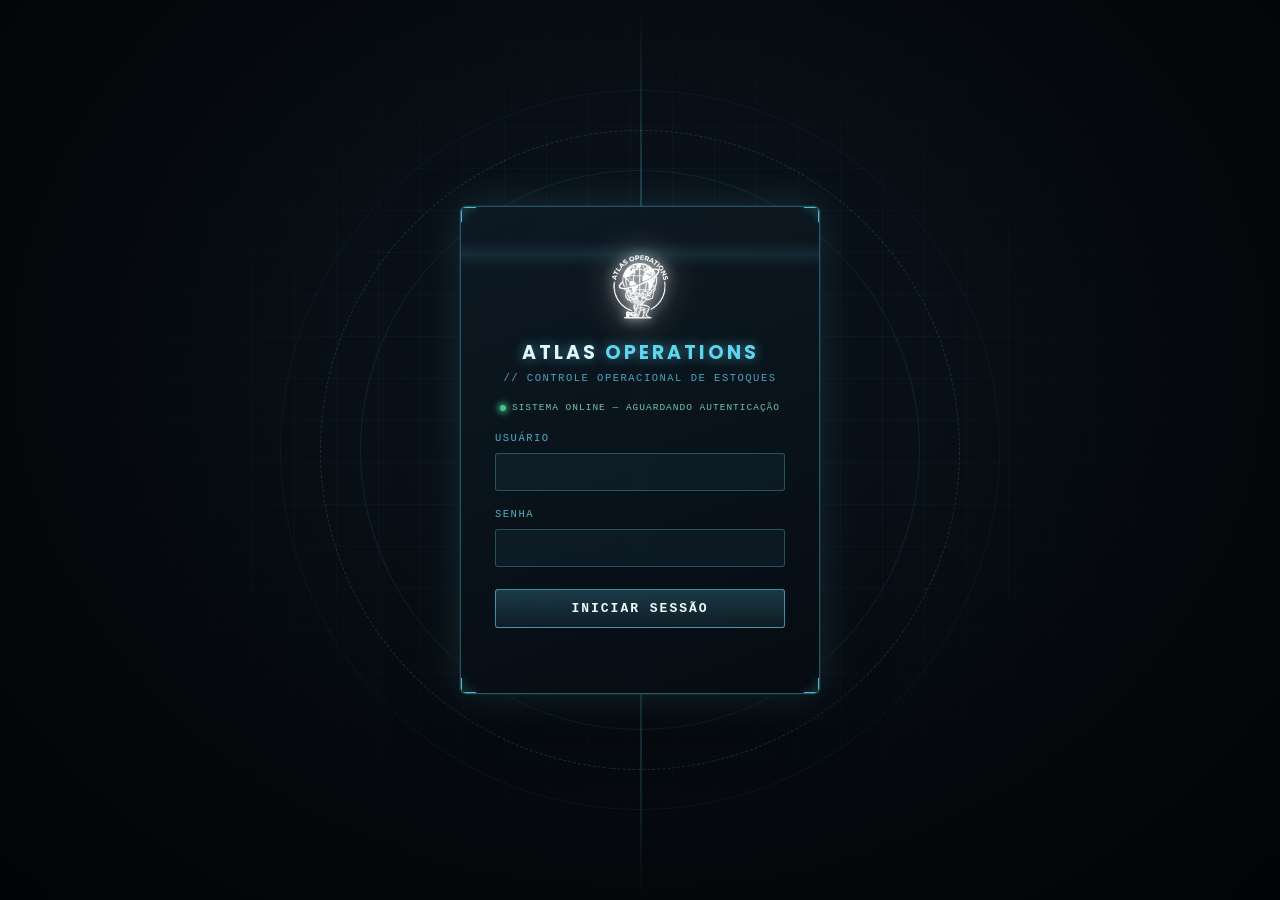
<file: frontend/index.html>
<!DOCTYPE html>
<html lang="pt-BR">
<head>
<meta charset="UTF-8">
<meta name="viewport" content="width=device-width, initial-scale=1.0, viewport-fit=cover">
<title>Atlas — Controle Operacional de Estoques</title>

<!-- PWA (13/08/2026): permite "Instalar" o Atlas no celular (Android/Chrome
     mostra o banner de instalação sozinho; no iPhone/Safari é "Compartilhar"
     → "Adicionar à Tela de Início") - vira um app com ícone próprio, abre em
     tela cheia (sem barra de endereço), sem precisar de loja de aplicativo. -->
<link rel="manifest" href="manifest.json">
<meta name="theme-color" content="#12181b">
<link rel="icon" href="assets/favicon-32.png" sizes="32x32">
<link rel="apple-touch-icon" href="assets/apple-touch-icon.png">
<meta name="apple-mobile-web-app-capable" content="yes">
<meta name="apple-mobile-web-app-status-bar-style" content="black-translucent">
<meta name="apple-mobile-web-app-title" content="Atlas">
<meta name="mobile-web-app-capable" content="yes">

<link rel="stylesheet" href="style.css?v=68">
<script src="vendor/chart.umd.js"></script>
</head>
<body>

<div id="tela-login" class="tela-login-jarvis">
  <div class="jarvis-grid-bg"></div>
  <div class="jarvis-scan-vertical"></div>
  <div class="jarvis-particles">
    <span></span><span></span><span></span><span></span><span></span><span></span>
  </div>

  <div class="jarvis-card-wrap">
    <div class="jarvis-ring jarvis-ring-1"></div>
    <div class="jarvis-ring jarvis-ring-2"></div>
    <div class="jarvis-ring jarvis-ring-3"></div>

    <form id="form-login" class="jarvis-card">
      <span class="jarvis-corner jarvis-corner-tl"></span>
      <span class="jarvis-corner jarvis-corner-tr"></span>
      <span class="jarvis-corner jarvis-corner-bl"></span>
      <span class="jarvis-corner jarvis-corner-br"></span>
      <div class="jarvis-scanline"></div>

      <div class="jarvis-logo-wrap">
        <img src="assets/logo.png" alt="Atlas Operations" class="jarvis-logo">
      </div>
      <div class="jarvis-title">ATLAS <span>OPERATIONS</span></div>
      <div class="jarvis-subtitle">// CONTROLE OPERACIONAL DE ESTOQUES</div>
      <div class="jarvis-status"><span class="jarvis-dot"></span> SISTEMA ONLINE — AGUARDANDO AUTENTICAÇÃO</div>

      <label for="login-username">USUÁRIO</label>
      <input type="text" id="login-username" autocomplete="username" required>
      <label for="login-senha">SENHA</label>
      <input type="password" id="login-senha" autocomplete="current-password" required>
      <button type="submit" class="jarvis-btn"><span>INICIAR SESSÃO</span></button>
      <p id="login-erro" class="login-erro"></p>
    </form>
  </div>
</div>

<div class="shell hidden" id="shell-app">
  <div class="shell-scan"></div>
  <div class="shell-particles"><span></span><span></span><span></span><span></span><span></span><span></span></div>
  <aside class="rail" id="rail">
    <div class="brand">
      <img src="assets/logo.png" alt="Atlas" class="brand-logo">
      <span class="brand-name">Atlas</span>
      <button id="btn-narrar-modulo-atual" class="btn-audio-topo" title="Ouvir a apresentação deste módulo (ou a saudação, se estiver no Início)">🔊</button>
    </div>
    <nav class="rail-nav">
      <button class="rail-item active" data-view="hub"><span class="rail-icon"><svg viewBox="0 0 24 24" fill="none" stroke="currentColor" stroke-width="2" stroke-linecap="round" stroke-linejoin="round"><circle cx="12" cy="12" r="3"/><circle cx="12" cy="12" r="9" stroke-dasharray="2 3"/></svg></span><span class="rail-label">Início</span></button>
      <button class="rail-item" data-view="dashboard"><span class="rail-icon"><svg viewBox="0 0 24 24" fill="none" stroke="currentColor" stroke-width="2" stroke-linecap="round" stroke-linejoin="round"><rect x="3" y="3" width="7" height="9"/><rect x="14" y="3" width="7" height="5"/><rect x="14" y="12" width="7" height="9"/><rect x="3" y="16" width="7" height="5"/></svg></span><span class="rail-label">Painel</span></button>
      <button class="rail-item" data-view="lista"><span class="rail-icon"><svg viewBox="0 0 24 24" fill="none" stroke="currentColor" stroke-width="2" stroke-linecap="round" stroke-linejoin="round"><line x1="8" y1="6" x2="21" y2="6"/><line x1="8" y1="12" x2="21" y2="12"/><line x1="8" y1="18" x2="21" y2="18"/><line x1="3" y1="6" x2="3.01" y2="6"/><line x1="3" y1="12" x2="3.01" y2="12"/><line x1="3" y1="18" x2="3.01" y2="18"/></svg></span><span class="rail-label">Divergências</span></button>
      <button class="rail-item" data-view="relatorio-baixa"><span class="rail-icon"><svg viewBox="0 0 24 24" fill="none" stroke="currentColor" stroke-width="2" stroke-linecap="round" stroke-linejoin="round"><path d="M21 8V7a2 2 0 0 0-2-2H5a2 2 0 0 0-2 2v1"/><path d="M3 8l9 6 9-6"/><path d="M3 8v9a2 2 0 0 0 2 2h14a2 2 0 0 0 2-2V8"/></svg></span><span class="rail-label">Relatório de Baixa</span></button>
      <button class="rail-item" data-view="mapeamento-passivos"><span class="rail-icon"><svg viewBox="0 0 24 24" fill="none" stroke="currentColor" stroke-width="2" stroke-linecap="round" stroke-linejoin="round"><path d="M3 3v18h18"/><path d="M18.7 8a6 6 0 0 1-6.7 6.7"/><path d="M13 2.05A10 10 0 1 0 21.95 11H13z"/></svg></span><span class="rail-label">Mapeamento de Passivos</span></button>
      <button class="rail-item" data-view="shelf-life"><span class="rail-icon"><svg viewBox="0 0 24 24" fill="none" stroke="currentColor" stroke-width="2" stroke-linecap="round" stroke-linejoin="round"><circle cx="12" cy="12" r="10"/><line x1="12" y1="8" x2="12" y2="12"/><line x1="12" y1="16" x2="12.01" y2="16"/></svg></span><span class="rail-label">Shelf Life</span></button>
      <button class="rail-item" data-view="cobertura-conferencia"><span class="rail-icon"><svg viewBox="0 0 24 24" fill="none" stroke="currentColor" stroke-width="2" stroke-linecap="round" stroke-linejoin="round"><rect x="3" y="4" width="18" height="18" rx="2"/><line x1="16" y1="2" x2="16" y2="6"/><line x1="8" y1="2" x2="8" y2="6"/><line x1="3" y1="10" x2="21" y2="10"/></svg></span><span class="rail-label">Cobertura de Conferência</span></button>
      <button class="rail-item" data-view="importar"><span class="rail-icon"><svg viewBox="0 0 24 24" fill="none" stroke="currentColor" stroke-width="2" stroke-linecap="round" stroke-linejoin="round"><path d="M21 15v4a2 2 0 0 1-2 2H5a2 2 0 0 1-2-2v-4"/><polyline points="17 8 12 3 7 8"/><line x1="12" y1="3" x2="12" y2="15"/></svg></span><span class="rail-label">Importar</span></button>
      <button class="rail-item" data-view="fechamento-dashboard"><span class="rail-icon"><svg viewBox="0 0 24 24" fill="none" stroke="currentColor" stroke-width="2" stroke-linecap="round" stroke-linejoin="round"><line x1="18" y1="20" x2="18" y2="10"/><line x1="12" y1="20" x2="12" y2="4"/><line x1="6" y1="20" x2="6" y2="14"/></svg></span><span class="rail-label">Painel Inventário</span></button>
      <button class="rail-item" data-view="acuracia-ponderada"><span class="rail-icon"><svg viewBox="0 0 24 24" fill="none" stroke="currentColor" stroke-width="2" stroke-linecap="round" stroke-linejoin="round"><path d="M12 3v18M6 8l-3 6a3 3 0 0 0 6 0l-3-6zM18 8l-3 6a3 3 0 0 0 6 0l-3-6zM6 8h12"/></svg></span><span class="rail-label">Acurácia Ponderada</span></button>
      <button class="rail-item" data-view="compras"><span class="rail-icon"><svg viewBox="0 0 24 24" fill="none" stroke="currentColor" stroke-width="2" stroke-linecap="round" stroke-linejoin="round"><circle cx="9" cy="21" r="1"/><circle cx="20" cy="21" r="1"/><path d="M1 1h4l2.68 13.39a2 2 0 0 0 2 1.61h9.72a2 2 0 0 0 2-1.61L23 6H6"/></svg></span><span class="rail-label">Controle de Compras</span></button>
      <button class="rail-item" data-view="fechamentos"><span class="rail-icon"><svg viewBox="0 0 24 24" fill="none" stroke="currentColor" stroke-width="2" stroke-linecap="round" stroke-linejoin="round"><polyline points="9 11 12 14 22 4"/><path d="M21 12v7a2 2 0 0 1-2 2H5a2 2 0 0 1-2-2V5a2 2 0 0 1 2-2h11"/></svg></span><span class="rail-label">Fechamento Inventário</span></button>
      <button class="rail-item" data-view="pos-inventario"><span class="rail-icon"><svg viewBox="0 0 24 24" fill="none" stroke="currentColor" stroke-width="2" stroke-linecap="round" stroke-linejoin="round"><rect x="8" y="2" width="8" height="4" rx="1"/><path d="M16 4h2a2 2 0 0 1 2 2v14a2 2 0 0 1-2 2H6a2 2 0 0 1-2-2V6a2 2 0 0 1 2-2h2"/><path d="M9 14l2 2 4-4"/></svg></span><span class="rail-label">Pós-Inventário</span></button>
      <button class="rail-item" data-view="movimentados"><span class="rail-icon"><svg viewBox="0 0 24 24" fill="none" stroke="currentColor" stroke-width="2" stroke-linecap="round" stroke-linejoin="round"><polyline points="23 6 13.5 15.5 8.5 10.5 1 18"/><polyline points="17 6 23 6 23 12"/></svg></span><span class="rail-label">Controle de Movimentados</span></button>
      <button class="rail-item" data-view="fefo"><span class="rail-icon"><svg viewBox="0 0 24 24" fill="none" stroke="currentColor" stroke-width="2" stroke-linecap="round" stroke-linejoin="round"><polyline points="22 12 18 12 15 21 9 3 6 12 2 12"/></svg></span><span class="rail-label">FEFO</span></button>
      <button class="rail-item hidden" id="nav-cadastros" data-view="cadastros"><span class="rail-icon"><svg viewBox="0 0 24 24" fill="none" stroke="currentColor" stroke-width="2" stroke-linecap="round" stroke-linejoin="round"><ellipse cx="12" cy="5" rx="9" ry="3"/><path d="M21 12c0 1.66-4 3-9 3s-9-1.34-9-3"/><path d="M3 5v14c0 1.66 4 3 9 3s9-1.34 9-3V5"/></svg></span><span class="rail-label">Cadastros</span></button>
      <button class="rail-item hidden" id="nav-auditoria" data-view="auditoria"><span class="rail-icon"><svg viewBox="0 0 24 24" fill="none" stroke="currentColor" stroke-width="2" stroke-linecap="round" stroke-linejoin="round"><circle cx="12" cy="12" r="10"/><polyline points="12 6 12 12 16 14"/></svg></span><span class="rail-label">Auditoria</span></button>
      <button class="rail-item hidden" id="nav-usuarios" data-view="usuarios"><span class="rail-icon"><svg viewBox="0 0 24 24" fill="none" stroke="currentColor" stroke-width="2" stroke-linecap="round" stroke-linejoin="round"><path d="M17 21v-2a4 4 0 0 0-4-4H5a4 4 0 0 0-4 4v2"/><circle cx="9" cy="7" r="4"/><path d="M23 21v-2a4 4 0 0 0-3-3.87"/><path d="M16 3.13a4 4 0 0 1 0 7.75"/></svg></span><span class="rail-label">Usuários</span></button>
    </nav>
    <button class="rail-toggle" id="btn-toggle-rail" title="Recolher menu"><svg viewBox="0 0 24 24" fill="none" stroke="currentColor" stroke-width="2.5" stroke-linecap="round" stroke-linejoin="round" width="14" height="14"><polyline points="15 18 9 12 15 6"/></svg></button>
    <div class="rail-footer">
      <button id="btn-tema" class="btn-tema" title="Alternar tema claro/escuro">
        <svg class="icon-tema-sol" viewBox="0 0 24 24" fill="none" stroke="currentColor" stroke-width="2" stroke-linecap="round" stroke-linejoin="round" width="15" height="15"><circle cx="12" cy="12" r="4"/><path d="M12 2v2M12 20v2M4.93 4.93l1.41 1.41M17.66 17.66l1.41 1.41M2 12h2M20 12h2M6.34 17.66l-1.41 1.41M19.07 4.93l-1.41 1.41"/></svg>
        <svg class="icon-tema-lua" viewBox="0 0 24 24" fill="none" stroke="currentColor" stroke-width="2" stroke-linecap="round" stroke-linejoin="round" width="15" height="15"><path d="M21 12.79A9 9 0 1 1 11.21 3 7 7 0 0 0 21 12.79z"/></svg>
        <span style="margin-left:6px">Tema</span>
      </button>
      <div id="usuario-logado-info" class="usuario-logado-info"></div>
      controle operacional<br>de estoques
      <button id="btn-logout" class="btn-logout">Sair</button>
    </div>
  </aside>

  <!-- Barra inferior mobile (13/08/2026): atalhos pros indicadores
       principais, no estilo de app nativo - só aparece em telas estreitas
       (a barra lateral ".rail" vira ela nesse breakpoint, ver style.css).
       "Mais" abre uma bandeja com o resto dos módulos do menu lateral. -->
  <nav class="bottom-nav" id="bottom-nav">
    <button class="bottom-nav-item" data-view="hub">
      <span class="bottom-nav-icon"><svg viewBox="0 0 24 24" fill="none" stroke="currentColor" stroke-width="2" stroke-linecap="round" stroke-linejoin="round"><circle cx="12" cy="12" r="3"/><circle cx="12" cy="12" r="9" stroke-dasharray="2 3"/></svg></span>
      <span class="bottom-nav-label">Início</span>
    </button>
    <button class="bottom-nav-item" data-view="dashboard">
      <span class="bottom-nav-icon"><svg viewBox="0 0 24 24" fill="none" stroke="currentColor" stroke-width="2" stroke-linecap="round" stroke-linejoin="round"><rect x="3" y="3" width="7" height="9"/><rect x="14" y="3" width="7" height="5"/><rect x="14" y="12" width="7" height="9"/><rect x="3" y="16" width="7" height="5"/></svg></span>
      <span class="bottom-nav-label">Painel</span>
    </button>
    <button class="bottom-nav-item" data-view="fechamento-dashboard">
      <span class="bottom-nav-icon"><svg viewBox="0 0 24 24" fill="none" stroke="currentColor" stroke-width="2" stroke-linecap="round" stroke-linejoin="round"><line x1="18" y1="20" x2="18" y2="10"/><line x1="12" y1="20" x2="12" y2="4"/><line x1="6" y1="20" x2="6" y2="14"/></svg></span>
      <span class="bottom-nav-label">Inventário</span>
    </button>
    <button class="bottom-nav-item" data-view="acuracia-ponderada">
      <span class="bottom-nav-icon"><svg viewBox="0 0 24 24" fill="none" stroke="currentColor" stroke-width="2" stroke-linecap="round" stroke-linejoin="round"><path d="M12 3v18M6 8l-3 6a3 3 0 0 0 6 0l-3-6zM18 8l-3 6a3 3 0 0 0 6 0l-3-6zM6 8h12"/></svg></span>
      <span class="bottom-nav-label">Acurácia</span>
    </button>
    <button class="bottom-nav-item" data-view="mapeamento-passivos">
      <span class="bottom-nav-icon"><svg viewBox="0 0 24 24" fill="none" stroke="currentColor" stroke-width="2" stroke-linecap="round" stroke-linejoin="round"><path d="M3 3v18h18"/><path d="M18.7 8a6 6 0 0 1-6.7 6.7"/><path d="M13 2.05A10 10 0 1 0 21.95 11H13z"/></svg></span>
      <span class="bottom-nav-label">Passivos</span>
    </button>
    <button class="bottom-nav-item" id="btn-bottom-nav-mais">
      <span class="bottom-nav-icon"><svg viewBox="0 0 24 24" fill="none" stroke="currentColor" stroke-width="2" stroke-linecap="round" stroke-linejoin="round"><circle cx="5" cy="12" r="1.6"/><circle cx="12" cy="12" r="1.6"/><circle cx="19" cy="12" r="1.6"/></svg></span>
      <span class="bottom-nav-label">Mais</span>
    </button>
  </nav>

  <div class="bottom-sheet-overlay hidden" id="bottom-sheet-mais-overlay">
    <div class="bottom-sheet">
      <div class="bottom-sheet-handle"></div>
      <div class="bottom-sheet-header">
        <span>Mais módulos</span>
        <button id="btn-fechar-bottom-sheet-mais" class="btn-secundario">Fechar ✕</button>
      </div>
      <div class="bottom-sheet-lista" id="bottom-sheet-mais-lista"></div>
    </div>
  </div>

  <main class="content">

    <section id="view-hub" class="view">
      <div class="hub-wrap">
        <div class="hub-rings">
          <div class="hub-ring hub-ring-1"></div>
          <div class="hub-ring hub-ring-2"></div>
          <div class="hub-ring hub-ring-3"></div>
        </div>
        <div class="hub-center">
          <img src="assets/logo.png" alt="Atlas" class="hub-logo">
          <div class="hub-title">ATLAS</div>
          <button id="hub-mic-btn" class="hub-mic-btn" title='Escuta contínua já está ativa - diga "Atlas, [módulo]". Clique pra desligar.'>
            <svg viewBox="0 0 24 24" fill="none" stroke="currentColor" stroke-width="2" stroke-linecap="round" stroke-linejoin="round"><path d="M12 1a3 3 0 0 0-3 3v8a3 3 0 0 0 6 0V4a3 3 0 0 0-3-3z"/><path d="M19 10v2a7 7 0 0 1-14 0v-2"/><line x1="12" y1="19" x2="12" y2="23"/><line x1="8" y1="23" x2="16" y2="23"/></svg>
          </button>
        </div>
        <div class="hub-nodes" id="hub-nodes"></div>
      </div>
      <p id="hub-voice-status" class="hub-voice-status"></p>
      <p class="hint" style="text-align:center; margin-top:4px">
        Clique num módulo pra abrir, ou diga em qualquer tela "Atlas, [nome do módulo]" — ex: "Atlas, cobertura de conferência". Pra falar com o assistente, diga "Atlas, Assistente", espere o convite e fale sua pergunta em seguida (sem precisar repetir "Atlas"). O microfone já escuta sozinho; clique nele só se quiser desligar.
      </p>

      <div class="atlas-apresentacao hidden" id="atlas-saudacao-hub" style="max-width:900px; margin:16px auto 0"></div>

      <div class="panel" id="painel-assistente-atlas" style="max-width:900px; margin:24px auto 0">
        <div class="panel-title-row">
          <h2>✨ Assistente Atlas</h2>
          <span class="hint" style="margin:0">Diga "Atlas, resumo do dia" em qualquer tela, ou "Atlas, Assistente" seguido da pergunta — ou pergunte aqui</span>
          <button class="btn-secundario hidden" id="btn-config-perguntas-padrao" style="margin-left:auto" title="Configurar perguntas padrão (só admin)">⚙️ Perguntas padrão</button>
        </div>
        <div class="filtros" style="margin-bottom:12px; flex-wrap:wrap" id="assistente-perguntas-padrao-lista">
          <!-- Botões preenchidos dinamicamente por carregarPerguntasPadraoAssistente() em app.js,
               a partir do catálogo em GET /assistente/perguntas-padrao (fonte única - ver
               app/assistente_perguntas_padrao.py no backend). -->
        </div>
        <div class="filtros" style="margin-bottom:12px">
          <input type="text" id="assistente-atlas-input" class="select-filtro" placeholder='Ou digite sua pergunta, ex: "onde encontro os pedidos de compra atrasados?"' style="flex:1; min-width:280px">
          <button class="btn-primario" id="btn-perguntar-assistente">Perguntar</button>
        </div>
        <div id="assistente-atlas-resposta" class="hidden"></div>
        <p class="hint" style="margin-top:8px">O assistente usa um modelo de IA generativa externo (opcional, sujeito a configuração no servidor) e responde só com dados já calculados pelo Atlas — nunca decide nada por conta própria.</p>

        <!-- Painel de configuração de perguntas padrão (09/08/2026 - pedido do
             Maurício: um jeito de criar perguntas padrão novas pelo próprio
             app, sem precisar de uma alteração de código). Só admin vê o
             botão que abre isto (ver aplicarPermissoesNaUI() em app.js). -->
        <div class="panel hidden" id="painel-config-perguntas-padrao" style="margin-top:16px; background:var(--fundo-alt, rgba(127,127,127,0.06))">
          <div class="panel-title-row">
            <h3 style="margin:0">⚙️ Configurar perguntas padrão</h3>
            <button class="btn-secundario" id="btn-fechar-config-perguntas-padrao" style="margin-left:auto">Fechar</button>
          </div>
          <p class="hint">As perguntas "padrão do sistema" vêm prontas com o Atlas e só mudam numa atualização. As perguntas que você cria aqui ficam disponíveis pra todo mundo, como botão de atalho e por comando de voz (dizendo qualquer uma das frases-gatilho).</p>
          <div id="lista-config-perguntas-padrao"></div>
          <h4 style="margin:16px 0 8px">Nova pergunta padrão</h4>
          <form id="form-nova-pergunta-padrao">
            <input type="hidden" id="config-pergunta-chave-em-edicao" value="">
            <div class="filtros" style="margin-bottom:8px">
              <input type="text" id="config-pergunta-rotulo" class="select-filtro" placeholder="Rótulo do botão, ex: Estoque parado há mais de 90 dias" style="flex:1; min-width:280px" required>
            </div>
            <div class="filtros" style="margin-bottom:8px">
              <input type="text" id="config-pergunta-texto" class="select-filtro" placeholder="Pergunta enviada ao assistente, ex: Quais itens estão parados há mais de 90 dias?" style="flex:1; min-width:280px" required>
            </div>
            <div class="filtros" style="margin-bottom:8px">
              <input type="text" id="config-pergunta-gatilhos" class="select-filtro" placeholder='Frases-gatilho (separadas por vírgula), ex: "estoque parado, itens parados"' style="flex:1; min-width:280px" required>
            </div>
            <div class="filtros" style="margin-bottom:8px">
              <input type="text" id="config-pergunta-instrucao" class="select-filtro" placeholder="Instrução extra pra IA focar a resposta (opcional)" style="flex:1; min-width:280px">
            </div>
            <div class="filtros">
              <button type="submit" class="btn-primario" id="btn-salvar-pergunta-padrao">Adicionar pergunta padrão</button>
              <button type="button" class="btn-secundario hidden" id="btn-cancelar-edicao-pergunta-padrao">Cancelar edição</button>
            </div>
          </form>
        </div>
      </div>

      <!-- Pendências Gmail/Slack (19/08/2026, simplificado em 09/08/2026 - ver
           LEIA-ME e app/integracoes_pessoais.py): credenciais fixas no servidor
           de UMA conta pessoal, por isso só visível pra Admin (ver
           aplicarPermissoesNaUI() em app.js) - sem essa restrição, qualquer
           pessoa logada veria a caixa de entrada/Slack pessoal de quem
           configurou. -->
      <div class="panel hidden" id="painel-pendencias-externas" style="max-width:900px; margin:24px auto 0">
        <div class="panel-title-row">
          <h2>📋 Pendências (Gmail + Slack)</h2>
          <span class="hint" style="margin:0">Diga "Atlas, mensagens", ou clique no botão abaixo</span>
        </div>
        <div class="grid-2" style="gap:16px; margin-bottom:12px">
          <p id="status-integracao-gmail" class="hint">Gmail: carregando...</p>
          <p id="status-integracao-slack" class="hint">Slack: carregando...</p>
        </div>
        <button class="btn-primario" id="btn-ver-pendencias-externas">📬 Ver pendências agora</button>
        <div id="resultado-pendencias-externas" class="hidden" style="margin-top:12px"></div>
        <p class="hint" style="margin-top:8px">
          Credenciais de uma conta pessoal configuradas no servidor (o Atlas nunca envia nem apaga nada, só lê) -
          por isso este painel só aparece pra quem está logado como Admin. O gatilho de voz é "Atlas, mensagens"
          (funciona em qualquer tela, com a escuta contínua ligada); o botão acima sempre funciona, mesmo com o
          microfone desligado.
        </p>
      </div>

      <div class="panel" id="painel-mapa-demandas" style="max-width:1100px; margin:28px auto 0">
        <div class="panel-title-row">
          <h2>Mapa de Demandas de Gestão</h2>
          <span class="hint" style="margin:0">Atualizado agora, ao entrar nesta tela</span>
        </div>
        <div class="kpi-row" id="md-kpi-row"></div>
        <div class="grid-2" style="margin-top:18px; gap:24px">
          <div>
            <h3 style="font-family:var(--display); font-size:14px; margin-bottom:10px">Baixas operacionais pendentes (passivo em aberto)</h3>
            <div id="md-baixas-por-motivo"></div>
          </div>
          <div>
            <h3 style="font-family:var(--display); font-size:14px; margin-bottom:10px">Risco de obsolescência (baixo giro de estoque)</h3>
            <div id="md-obsolescencia-farol"></div>
          </div>
        </div>
        <div id="md-shelf-life" style="margin-top:6px"></div>
      </div>
    </section>

    <section id="view-dashboard" class="view hidden">
      <header class="view-header">
        <h1>Painel de Divergências</h1>
        <div class="filtros">
          <select id="filtro-periodo" class="select-filtro">
            <option value="tudo">Tudo</option>
            <option value="mes_atual" selected>Mês atual</option>
            <option value="30d">Últimos 30 dias</option>
            <option value="60d">Últimos 60 dias</option>
            <option value="90d">Últimos 90 dias</option>
          </select>
          <select id="filtro-almoxarifado" class="select-filtro">
            <option value="">Todos os almoxarifados</option>
          </select>
          <button id="btn-exportar-html-dashboard" class="btn-secundario">⭳ Exportar HTML</button>
        </div>
      </header>

      <div class="panel" id="dashboard-resumo-executivo" style="border:1px solid var(--accent, #5b75ac); background:linear-gradient(180deg, color-mix(in srgb, #5b75ac 8%, var(--panel)) 0%, var(--panel) 100%)"></div>

      <div class="kpi-row" id="kpi-row"></div>

      <div class="grid-2">
        <div class="panel">
          <h2>Itens Inventariados e Acurácia por Dia</h2>
          <p class="panel-sub">Colunas: itens inventariados · Linha: % de acurácia (evolução do processo)</p>
          <canvas id="chart-acuracia-dia"></canvas>
        </div>
        <div class="panel">
          <h2>Distribuição de causas confirmadas</h2>
          <canvas id="chart-causas"></canvas>
        </div>
      </div>

      <div class="grid-2">
        <div class="panel">
          <div class="panel-title-row">
            <h2>Tendência de Acurácia com Projeção</h2>
            <span id="tendencia-badge" class="tendencia-badge">—</span>
          </div>
          <p class="panel-sub">Regressão estatística linear + projeção de 5 dias</p>
          <canvas id="chart-tendencia"></canvas>
          <p class="panel-footer" id="tendencia-footer"></p>
        </div>
        <div class="panel">
          <div class="panel-title-row">
            <h2>Evolução Mensal de Acurácia (MoM)</h2>
            <span class="hint" style="margin:0">Sempre mostra o histórico completo — não muda com o filtro de período acima</span>
          </div>
          <p class="panel-sub">Variação em pontos percentuais (pp) de um mês para o outro</p>
          <canvas id="chart-mom"></canvas>
        </div>
      </div>

      <div class="grid-2">
        <div class="panel">
          <h2>Almoxarifado × Hipótese</h2>
          <div id="heatmap" class="heatmap"></div>
          <div class="panel-title-row" style="margin-top:18px">
            <h3 style="margin:0">Acurácia Acumulada por Almoxarifado</h3>
          </div>
          <canvas id="chart-acuracia-almoxarifado"></canvas>
        </div>
        <div class="panel">
          <h2>Reincidência</h2>
          <div class="rank-cols">
            <div>
              <h3>SKUs mais reincidentes</h3>
              <ol id="rank-sku" class="rank-list"></ol>
            </div>
            <div>
              <h3>Almoxarifados mais reincidentes</h3>
              <ol id="rank-almox" class="rank-list"></ol>
            </div>
          </div>
        </div>
      </div>


      <div class="panel">
        <h2>Top 10 divergências por quantidade</h2>
        <table class="tabela" id="tabela-top">
          <thead>
            <tr><th>SKU</th><th>Descrição</th><th>Almoxarifado</th><th>Saldo sistema</th><th>Saldo físico</th><th>Divergência</th><th>Status</th></tr>
          </thead>
          <tbody></tbody>
        </table>
      </div>
    </section>

    <section id="view-cobertura-conferencia" class="view hidden">
      <header class="view-header">
        <h1>Cobertura de Conferência</h1>
        <div class="filtros">
          <select id="cc-filtro-dias" class="select-filtro">
            <option value="30">Últimos 30 dias</option>
            <option value="90" selected>Últimos 90 dias</option>
            <option value="180">Últimos 180 dias</option>
            <option value="365">Últimos 365 dias</option>
          </select>
          <button id="btn-exportar-html-cobertura-conferencia" class="btn-secundario">⭳ Exportar HTML</button>
        </div>
      </header>
      <p class="hint">
        Dias conferidos × dias pendentes de conferência, por almoxarifado. Mede a saúde do <strong>processo de controle</strong>,
        não do estoque em si — um almoxarifado sem furos pode ter divergências reais; um almoxarifado com furo grande pode estar
        escondendo uma ruptura que simplesmente nunca foi contada, porque ninguém checou naquele período.
      </p>

      <div class="panel" id="cc-resumo-executivo" style="border:1px solid var(--accent, #5b75ac); background:linear-gradient(180deg, color-mix(in srgb, #5b75ac 8%, var(--panel)) 0%, var(--panel) 100%)"></div>

      <div class="kpi-row" id="cc-kpi-row"></div>

      <div class="panel">
        <div class="panel-title-row">
          <h2>Calendário de conferência</h2>
          <select id="cc-select-almoxarifado" class="select-filtro"></select>
        </div>
        <p class="panel-sub">Cada quadrado é um dia — verde: conferido · vermelho: pendente</p>
        <div id="cc-calendario"></div>
      </div>

      <div class="panel">
        <h2>Cobertura por almoxarifado</h2>
        <p class="panel-sub">Ordenado do pior pro melhor - quem precisa de atenção aparece primeiro</p>
        <table class="tabela" id="tabela-cobertura-almoxarifado">
          <thead><tr><th>Almoxarifado</th><th>Cobertura</th><th>Dias conferidos</th><th>Dias desde a última conferência</th><th>Maior furo</th><th>Período do maior furo</th></tr></thead>
          <tbody></tbody>
        </table>
      </div>
    </section>

    <section id="view-lista" class="view hidden">
      <header class="view-header">
        <h1>Divergências</h1>
        <div class="filtros">
          <input id="lista-busca" class="select-filtro" type="text" placeholder="Buscar por SKU ou descrição...">
          <select id="lista-filtro-almoxarifado" class="select-filtro">
            <option value="">Todos os almoxarifados</option>
          </select>
          <button id="btn-recalcular-valores" class="btn-secundario">Recalcular valores</button>
          <select id="lista-filtro-status" class="select-filtro">
            <option value="">Todos os status</option>
            <option value="Aberta">Aberta</option>
            <option value="Em_Investigacao">Em investigação</option>
            <option value="Resolvida">Resolvida</option>
          </select>
          <label style="display:flex; align-items:center; gap:6px; font-size:13px" title="SKU já apareceu em mais de uma divergência detectada">
            <input type="checkbox" id="lista-filtro-recorrentes"> Recorrentes
          </label>
          <label style="display:flex; align-items:center; gap:6px; font-size:13px" title="Tem baixa operacional pendente no Lovable, ainda não aprovada nem reprovada, que explicaria esta divergência">
            <input type="checkbox" id="lista-filtro-baixas-abertas"> Baixas operacionais em aberto
          </label>
        </div>
      </header>
      <!-- 30/09/2026, pedido do usuário: resolver em lote divergências que o
           fechamento mensal de inventário já deixou claro que não são mais um
           problema real, sem confirmar uma por uma - ver resolverDivergenciasLote()
           em app.js e POST /divergencias/resolver-lote no backend. Some pra quem
           tem papel "leitura" em aplicarPermissoesNaUI(). -->
      <div id="lista-barra-lote" class="hidden" style="display:flex; flex-wrap:wrap; gap:8px; align-items:center; margin:0 0 10px">
        <span class="hint" id="lista-lote-contagem" style="margin:0"></span>
        <select id="lista-lote-hipotese" class="select-filtro" title="Deixe em branco para manter a hipótese que cada divergência já tem (confirmada ou sugerida pela IA)">
          <option value="">Manter hipótese de cada item</option>
        </select>
        <input id="lista-lote-solucao" class="select-filtro" type="text" placeholder="Solução aplicada (opcional, para todas)">
        <input id="lista-lote-responsavel" class="select-filtro" type="text" placeholder="Responsável (opcional)">
        <button id="btn-resolver-lote" class="btn-primario" style="margin:0">Resolver selecionadas</button>
      </div>
      <div class="lista-wrap">
        <table class="tabela" id="tabela-lista">
          <thead>
            <tr>
              <th><input type="checkbox" id="lista-marcar-todos" title="Selecionar todas desta página"></th>
              <th class="th-ordenavel" data-campo="id">ID <span class="icone-ordenacao"></span></th>
              <th>SKU</th><th>Descrição</th><th>Almoxarifado</th><th>Data</th>
              <th class="th-ordenavel" data-campo="valor">Valor <span class="icone-ordenacao"></span></th>
              <th>Hipótese (IA)</th>
              <th class="th-ordenavel" data-campo="confianca">Confiança <span class="icone-ordenacao"></span></th>
              <th>Status</th><th></th>
            </tr>
          </thead>
          <tbody></tbody>
        </table>
      </div>
      <div id="paginacao-lista" class="paginacao"></div>
    </section>

    <section id="view-detalhe" class="view hidden">
      <header class="view-header">
        <button class="btn-voltar" id="btn-voltar-detalhe">&larr; voltar</button>
        <h1 id="detalhe-titulo">Divergência</h1>
      </header>
      <div id="detalhe-conteudo" class="detalhe-conteudo"></div>
    </section>

    <section id="view-relatorio-baixa" class="view hidden">
      <header class="view-header">
        <h1>Relatório de Baixa</h1>
        <div class="filtros">
          <select id="rb-filtro-status" class="select-filtro">
            <option value="">Todos os status</option>
            <option value="PENDENTE">Pendente</option>
            <option value="APROVADA">Aprovada</option>
            <option value="REPROVADA">Reprovada</option>
          </select>
          <select id="rb-filtro-almoxarifado" class="select-filtro">
            <option value="">Todos os almoxarifados</option>
          </select>
          <select id="rb-filtro-hipotese" class="select-filtro">
            <option value="">Todos os motivos</option>
          </select>
          <button id="btn-sincronizar-lovable" class="btn-secundario">🔄 Sincronizar agora</button>
        </div>
      </header>
      <p class="hint" id="rb-sync-msg" style="min-height:16px"></p>
      <p class="hint">Baixas operacionais (avaria, vencimento, descarte, degustação e outras) importadas do sistema de baixas (Lovable). As <strong>Aprovadas</strong> já foram cruzadas contra as divergências abertas — quando batem, resolvem a divergência sozinhas; quando não, ficam "aguardando divergência". As <strong>Pendentes</strong> ainda não foram decididas lá e aparecem como aviso na tela de Divergências quando batem com um caso aberto. Clique em <strong>Sincronizar agora</strong> para buscar o estado mais recente do Lovable. Se der erro de conexão, tem uma planilha de reserva na tela <strong><a href="#" id="rb-link-importar">Importar</a></strong>.</p>

      <div class="kpi-row" id="rb-kpi-row"></div>

      <div class="lista-wrap">
        <table class="tabela" id="tabela-relatorio-baixa">
          <thead>
            <tr><th>SKU</th><th>Almoxarifado</th><th>Motivo</th><th>Hipótese</th><th>Qtd</th><th>Valor</th><th>Status</th><th>Solicitante</th><th>Data</th><th>Divergência</th></tr>
          </thead>
          <tbody></tbody>
        </table>
      </div>
    </section>

    <section id="view-mapeamento-passivos" class="view hidden">
      <header class="view-header">
        <h1>Mapeamento de Passivos</h1>
      </header>
      <p class="hint">
        Visão gerencial de todas as baixas operacionais já trazidas do Lovable. Clique em qualquer fatia, coluna, ponto da linha ou linha de tabela pra ver os produtos daquela categoria.
      </p>

      <div class="panel" id="mp-panel-resumo-executivo" style="border:1px solid var(--accent, #5b75ac); background:linear-gradient(180deg, color-mix(in srgb, #f9a825 8%, var(--panel)) 0%, var(--panel) 100%)">
        <div class="panel-title-row">
          <h2>Resumo Executivo — Passivos &amp; Resultado de Inventário Acumulado</h2>
          <button id="btn-narrar-resumo-executivo-mp" class="btn-secundario" title='Atlas narra em voz alta o que ocorreu nesse período'>🔊 Narrar</button>
        </div>
        <p class="panel-sub">
          Resumo operacional das ações, filtrável por Data/Mês/Ano, Almoxarifado e Motivo. Clique duas vezes em
          qualquer um dos dois cartões pra abrir o resumo executivo narrado dos dois juntos (com a opção de narração em voz também lá dentro).
        </p>
        <div class="filtros" style="margin-bottom:16px">
          <select id="mp-filtro-ano" class="select-filtro"><option value="">Todos os anos</option></select>
          <select id="mp-filtro-mes" class="select-filtro"><option value="">Todos os meses</option></select>
          <input id="mp-filtro-data-inicio" type="date" class="select-filtro" title="Data início">
          <input id="mp-filtro-data-fim" type="date" class="select-filtro" title="Data fim">
          <select id="mp-filtro-almoxarifado" class="select-filtro"><option value="">Todos os almoxarifados</option></select>
          <select id="mp-filtro-motivo" class="select-filtro"><option value="">Todos os motivos</option></select>
          <button id="btn-limpar-filtros-mp" class="btn-secundario">Limpar filtros</button>
          <button id="btn-exportar-html-mapeamento-passivos" class="btn-secundario">⭳ Exportar HTML</button>
          <button id="btn-exportar-excel-mapeamento-passivos" class="btn-secundario">📊 Exportar Excel</button>
        </div>
        <div class="kpi-row-resumo" id="mp-kpi-row-resumo"></div>
      </div>

      <div class="panel" id="mp-panel-principal" style="border:1px solid var(--accent, #5b75ac); background:linear-gradient(180deg, color-mix(in srgb, #5b75ac 10%, var(--panel)) 0%, var(--panel) 100%)">
        <div class="panel-title-row">
          <h2>Evolução Mensal (MoM) — Análise Principal</h2>
          <span class="hint" style="margin:0">Colunas empilhadas por mês: resultado do fluxo de inventário (valor absoluto) + passivos do período · Linha em destaque: curva de evolução (valor acumulado das duas fontes)</span>
        </div>
        <p class="panel-sub">Clique num segmento da coluna pra ver os produtos daquela fonte naquele mês</p>
        <div style="height:340px"><canvas id="mp-chart-evolucao-mensal"></canvas></div>
      </div>

      <div class="panel" id="mp-panel-fluxo-inventario" style="border:1px solid var(--accent, #5b75ac); background:linear-gradient(180deg, color-mix(in srgb, #4caf50 8%, var(--panel)) 0%, var(--panel) 100%)">
        <div class="panel-title-row">
          <h2>Fluxo de Inventário — Entradas x Saídas x Resultado (Todos os Inventários)</h2>
          <span class="hint" style="margin:0">Total de Entradas − Total de Saídas do mês = Resultado Total do Mês, somando todos os almoxarifados/inventários</span>
        </div>
        <p class="panel-sub">
          Fonte: tabela oficial de ajustes já conciliados (não o fechamento bruto — esse inclui item sinalizado como
          divergente que nunca chegou a ser ajustado de fato). Barras: entradas (sobra) e saídas (falta) em R$ · Linha:
          resultado do mês. Clique numa barra ou num ponto pra ver os itens daquele mês.
        </p>
        <div style="height:300px"><canvas id="mp-chart-fluxo-inventario"></canvas></div>
      </div>

      <div class="panel" id="mp-panel-resultado-almoxarifado" style="border:1px solid var(--accent, #5b75ac); background:linear-gradient(180deg, color-mix(in srgb, #e5534b 8%, var(--panel)) 0%, var(--panel) 100%)">
        <div class="panel-title-row">
          <h2>Resultado por Almoxarifado — Onde Estão as Maiores Perdas</h2>
          <span class="hint" style="margin:0">Barra horizontal empilhada: Passivos + Resultado de Inventário (valor absoluto), por almoxarifado, do maior pro menor valor acumulado no período</span>
        </div>
        <p class="panel-sub">Clique numa barra pra filtrar todo o relatório por aquele almoxarifado (e ver o resumo operacional do ponto)</p>
        <div style="height:340px"><canvas id="mp-chart-resultado-almoxarifado"></canvas></div>
      </div>

      <div class="panel">
        <div class="panel-title-row">
          <h2>Top 10 Maiores Movimentações do Período</h2>
          <div style="display:flex; gap:8px; flex-wrap:wrap">
            <button id="btn-ver-todos-passivos" class="btn-secundario">Ver todos os Passivos →</button>
            <button id="btn-ver-todos-inventario" class="btn-secundario">Ver todos os Ajustes de Inventário →</button>
          </div>
        </div>
        <p class="panel-sub">Passivos aprovados e Ajustes de Inventário juntos, ordenados por valor absoluto — clique numa linha (ou no botão "Justificar") pra abrir/editar a justificativa daquele item</p>
        <div class="tabela-scroll">
          <table class="tabela" id="mp-tabela-top-10-movimentos">
            <thead>
              <tr>
                <th>Tipo</th><th>SKU</th><th>Descrição</th><th>Almoxarifado</th><th>Data</th>
                <th>Detalhe</th><th>Quantidade</th><th>Valor</th><th>Investigação</th><th>Justificativa</th>
              </tr>
            </thead>
            <tbody></tbody>
            <tfoot></tfoot>
          </table>
        </div>
      </div>

      <div class="panel">
        <h2>Resumo por Motivo — Quantidade e Custo Total</h2>
        <p class="panel-sub">Sem contar Inventário Mensal (esse fluxo já tem o painel dedicado acima) · Clique numa linha pra ver as baixas daquele motivo</p>
        <table class="tabela" id="mp-tabela-motivos-resumo">
          <thead><tr><th>Motivo</th><th>Quantidade</th><th>Custo Total</th></tr></thead>
          <tbody></tbody>
          <tfoot></tfoot>
        </table>
      </div>

      <div class="panel">
        <h2>Principais Motivos de Baixa Mapeados — Mês a Mês</h2>
        <p class="panel-sub">Sem contar Inventário Mensal (esse fluxo já tem o painel dedicado acima) · Clique num segmento pra ver as baixas daquele motivo no mês</p>
        <div style="height:320px"><canvas id="mp-chart-motivos-mensal"></canvas></div>
      </div>

      <div class="grid-2">
        <div class="panel">
          <h2>Top 10 Passivos Mais Recorrentes</h2>
          <p class="panel-sub">Por quantidade de baixas aprovadas — clique numa linha</p>
          <table class="tabela" id="mp-tabela-recorrentes">
            <thead><tr><th>SKU</th><th>Descrição</th><th>Ocorrências</th><th>Valor total</th></tr></thead>
            <tbody></tbody>
            <tfoot></tfoot>
          </table>
        </div>
        <div class="panel">
          <h2>Top 10 Produtos — Maior Impacto Financeiro</h2>
          <p class="panel-sub">Por valor total baixado — clique numa linha</p>
          <table class="tabela" id="mp-tabela-impacto-financeiro">
            <thead><tr><th>SKU</th><th>Descrição</th><th>Ocorrências</th><th>Valor total</th></tr></thead>
            <tbody></tbody>
            <tfoot></tfoot>
          </table>
        </div>
      </div>

      <div class="panel">
        <h2>Justificativas — Ajustes de Inventário e Passivos</h2>
        <p class="panel-sub">Justificativas abertas a partir do Fluxo de Inventário, do Top 10 Maiores Movimentações ou das listas completas de Passivos/Inventário — clique numa linha para reabrir e editar</p>
        <div class="tabela-scroll">
          <table class="tabela" id="mp-tabela-justificativas">
            <thead><tr><th>Tipo</th><th>SKU</th><th>Descrição</th><th>Lote</th><th>Qtd. Sistema</th><th>Qtd. Contagem</th><th>Diferença</th><th>Valor</th><th>Justificativa</th><th>Solução aplicada</th><th>Status</th><th>Responsável</th></tr></thead>
            <tbody></tbody>
            <tfoot></tfoot>
          </table>
        </div>
      </div>
    </section>

    <section id="view-importar" class="view hidden">
      <header class="view-header"><h1>Importar movimentação</h1></header>
      <div class="panel panel-importar">
        <p class="hint">
          <strong>CSV</strong>: colunas <code>sku, almoxarifado, data_movimento, entrada, saida, saldo_sistema, saldo_fisico, unidade</code>.<br>
          <strong>Excel (.xlsx/.xlsm)</strong>: aba "Movimentação" com colunas <code>Grupo, Data, Id_Produto, Unid., Sistema, Entrada, Saídas, Contagem, Obs, Prejuízo</code> — igual ao arquivo que a operação já usa no dia a dia.
        </p>
        <input type="file" id="input-arquivo" accept=".csv,.xlsx,.xlsm">
        <div id="wrap-almoxarifado" class="wrap-almoxarifado hidden">
          <label for="input-almoxarifado">Almoxarifado deste arquivo</label>
          <select id="input-almoxarifado"></select>
        </div>
        <button id="btn-importar" class="btn-primario">Importar</button>
        <pre id="resultado-importacao" class="resultado-importacao"></pre>
      </div>

      <div class="panel panel-importar">
        <h2>Custos por SKU</h2>
        <p class="hint">
          Duas colunas: <code>sku, custo_unitario</code>. Aceita CSV ou Excel (.xlsx/.xlsm). Isso alimenta o valor estimado (R$) de cada divergência — sem isso cadastrado, o valor fica em 0. SKUs que ainda não existem no cadastro de produtos são ignorados (relatados no resultado).
        </p>
        <input type="file" id="input-arquivo-custos" accept=".csv,.xlsx,.xlsm">
        <div class="wrap-almoxarifado" id="wrap-aba-custos" style="display:inline-block; margin-left:10px">
          <label for="input-aba-custos">Aba (só se for Excel)</label>
          <input type="text" id="input-aba-custos" placeholder="deixe em branco = primeira aba" style="min-width:220px">
        </div>
        <button id="btn-importar-custos" class="btn-primario">Importar custos</button>
        <pre id="resultado-importacao-custos" class="resultado-importacao"></pre>
      </div>

      <div class="panel panel-importar">
        <h2>Custos via planilha de preço (Excel)</h2>
        <p class="hint">
          Para quem já tem a explosão de ficha técnica com custo (ex: aba <code>tabela de preço</code> do arquivo de conciliação) — alimenta o mesmo custo unitário do cadastro de produtos, sem precisar montar um CSV à mão. Só atualiza SKUs cujo custo é consistente em todas as ocorrências da planilha (evita gravar um valor ambíguo).
        </p>
        <input type="file" id="input-arquivo-custos-preco" accept=".xlsx,.xlsm">
        <div class="wrap-almoxarifado">
          <label for="input-aba-custos-preco">Nome da aba</label>
          <input type="text" id="input-aba-custos-preco" value="tabela de preço" style="min-width:220px">
        </div>
        <button id="btn-importar-custos-preco" class="btn-primario">Importar custos da planilha</button>
        <pre id="resultado-importacao-custos-preco" class="resultado-importacao"></pre>
      </div>

      <div class="panel panel-importar">
        <div class="panel-title-row">
          <h2>Livro-caixa bruto do sistema (transferências e conferências automáticas)</h2>
        </div>
        <p class="hint">
          Exportação direta do sistema (Id_Lanc, Id_Produto, Data, Operação, Qtd_Sai, Qtd_Ent...) - não é uma planilha de
          reconciliação, é o histórico real de transações. Duas coisas são extraídas automaticamente daqui:
          <strong>transferências entre almoxarifados</strong> (casadas pelo número do documento - se a mesma transferência
          aparecer no arquivo de outro almoxarifado, o sistema sabe que ela já chegou) e <strong>conferências reais</strong>
          (operações "Inventário (+)/(-)" alimentam a tela Cobertura de Conferência). Um arquivo por almoxarifado.
        </p>
        <table class="tabela" id="tabela-importador-bruto">
          <thead><tr><th>Almoxarifado</th><th>Arquivo</th><th>Aba (opcional)</th><th></th><th>Resultado</th></tr></thead>
          <tbody>
            <tr>
              <td><select class="cb-almoxarifado" style="width:170px"><option value="">Carregando...</option></select></td>
              <td><input type="file" class="cb-arquivo" accept=".xlsx,.xlsm"></td>
              <td><input type="text" class="cb-aba" placeholder="1ª aba do arquivo" style="width:130px"></td>
              <td><button class="btn-secundario btn-importar-bruto">Importar</button></td>
              <td class="cb-resultado hint"></td>
            </tr>
          </tbody>
        </table>
        <button class="btn-secundario" id="btn-adicionar-linha-bruto" style="margin-top:8px">+ Adicionar outro almoxarifado</button>
      </div>

      <div class="panel panel-importar">
        <div class="panel-title-row">
          <h2>Dados de contexto (Excel — planilhas do banco SQL da empresa)</h2>
        </div>
        <p class="hint">
          Faturamento, Ficha Técnica (BOM), Ordens de Produção, Consumo de OP e Transferências — usados pelo motor de investigação
          e pelo modelo de ML pra explicar divergências (não só contar). <strong>Cada envio substitui os dados anteriores por completo</strong>
          (são tabelas espelhadas do sistema da empresa, não um histórico acumulativo) — reenviar a versão mais atual é seguro, não duplica nada.
        </p>
        <table class="tabela" id="tabela-importadores-contexto">
          <thead><tr><th>Fonte</th><th>Arquivo</th><th>Aba</th><th></th><th>Resultado</th></tr></thead>
          <tbody>
            <tr>
              <td>Faturamento</td>
              <td><input type="file" class="ctx-arquivo" data-endpoint="faturamento-excel" accept=".xlsx,.xlsm"></td>
              <td><input type="text" class="ctx-aba" value="Faturamento" style="width:110px"></td>
              <td><button class="btn-secundario btn-importar-contexto">Importar</button></td>
              <td class="ctx-resultado hint"></td>
            </tr>
            <tr>
              <td>Ficha Técnica (BOM)</td>
              <td><input type="file" class="ctx-arquivo" data-endpoint="ficha-tecnica-bom-excel" accept=".xlsx,.xlsm"></td>
              <td><input type="text" class="ctx-aba" value="Planilha1" style="width:110px"></td>
              <td><button class="btn-secundario btn-importar-contexto">Importar</button></td>
              <td class="ctx-resultado hint"></td>
            </tr>
            <tr>
              <td>Ordens de Produção</td>
              <td><input type="file" class="ctx-arquivo" data-endpoint="ordens-producao-excel" accept=".xlsx,.xlsm"></td>
              <td><input type="text" class="ctx-aba" value="Ops - PA" style="width:110px"></td>
              <td><button class="btn-secundario btn-importar-contexto">Importar</button></td>
              <td class="ctx-resultado hint"></td>
            </tr>
            <tr>
              <td>Consumo de OP</td>
              <td><input type="file" class="ctx-arquivo" data-endpoint="consumo-op-excel" accept=".xlsx,.xlsm"></td>
              <td><input type="text" class="ctx-aba" value="OPs - Mat.P" style="width:110px"></td>
              <td><button class="btn-secundario btn-importar-contexto">Importar</button></td>
              <td class="ctx-resultado hint"></td>
            </tr>
            <tr>
              <td>Transferências</td>
              <td><input type="file" class="ctx-arquivo" data-endpoint="transferencias-excel" accept=".xlsx,.xlsm"></td>
              <td><input type="text" class="ctx-aba" value="Transferencia" style="width:110px"></td>
              <td><button class="btn-secundario btn-importar-contexto">Importar</button></td>
              <td class="ctx-resultado hint"></td>
            </tr>
            <tr>
              <td>Lote de Validade (Shelf Life)</td>
              <td><input type="file" id="sl-input-arquivo" accept=".xlsx,.xlsm"></td>
              <td><input type="text" id="sl-input-aba" value="Lote_Sistema" style="width:110px"></td>
              <td><button class="btn-secundario" id="btn-importar-shelf-life">Importar</button></td>
              <td class="hint" id="sl-resultado-importacao"></td>
            </tr>
            <tr>
              <td>Movimentação por Lote (FEFO)</td>
              <td><input type="file" id="mvlote-input-arquivos" accept=".xlsx,.xlsm" multiple></td>
              <td>1ª aba do arquivo</td>
              <td><button class="btn-secundario" id="btn-importar-mvlote">Importar</button></td>
              <td class="hint" id="mvlote-resultado-importacao"></td>
            </tr>
          </tbody>
        </table>
        <p class="hint" style="margin-top:8px">
          <strong>Lote de Validade:</strong> aba <code>Lote_Sistema</code> (ou a informada) com colunas
          <code>Ativo, TipoMaterial, Id_produto, descricao, um, Origem, Qtd, Lote, Dt_Validade, Unidade, Peso_Kg, Custo_Vlr, EAN</code> —
          igual ao arquivo exportado direto do sistema. Se a planilha também tiver a coluna <code>Grupo</code> (Produto Acabado,
          Embalagem, Ativo Imobilizado...), os itens dos grupos <strong>Embalagem</strong> e <strong>Ativo Imobilizado</strong>
          são automaticamente desconsiderados do indicador de Shelf Life — sem essa coluna, o Atlas cai pra um filtro por
          palavra-chave na descrição (menos preciso, só cobre Embalagem). Almoxarifados <strong>Box</strong> e <strong>Box 2</strong>
          também são sempre desconsiderados do indicador, com ou sem a coluna Grupo. Ao contrário das demais fontes desta
          tabela, reimportar <strong>atualiza</strong> os lotes já conhecidos (por SKU + Lote + Almoxarifado) em vez de
          substituir tudo. Lotes de uma importação anterior que <strong>não aparecem mais</strong> na planilha nova são
          automaticamente desativados (não somem do histórico, só saem do Farol/Mapeamento de Risco — corrige itens já
          baixados/consumidos que continuavam aparecendo como "Vencido"); lotes cadastrados manualmente na tela nunca
          são desativados por uma importação.
        </p>
        <p class="hint" style="margin-top:8px">
          <strong>Movimentação por Lote:</strong> a exportação "Movimentação - Lt.xlsx" (colunas
          <code>id_produto, descricao, Data, doc, desc_movimento, desc_almox, qtd, id_lote</code>) — é o dado que alimenta o
          motor nativo de checagem de FEFO na tela FEFO ("Checagens"), porque é a única fonte que registra QUAL lote de fato
          saiu da Fábrica (a movimentação diária normal não guarda isso). Pode selecionar vários arquivos de uma vez; cada
          um pode trazer vários dias — reimportar um dia substitui as linhas daquele dia, sem duplicar. A checagem de FEFO é
          recalculada automaticamente ao final da importação, e também uma vez por dia em segundo plano.
        </p>
      </div>

      <div class="panel">
        <h2>Importações recentes</h2>
        <p class="hint">Excluir uma importação remove todas as divergências e o histórico criados por ela.</p>
        <table class="tabela" id="tabela-lotes-importacao">
          <thead><tr><th>Data</th><th>Tipo</th><th>Arquivo</th><th>Usuário</th><th>Linhas</th><th>Divergências</th><th></th></tr></thead>
          <tbody></tbody>
        </table>
      </div>

      <div class="panel panel-importar" id="mp-panel-importar-ajustes">
        <h2>Conciliação Oficial de Inventário (Ace4)</h2>
        <p class="hint">
          Planilha oficial de ajustes já conciliados (aba <code>Estoque</code> de "Inventários.xlsx") — a fonte do painel de
          Fluxo de Inventário do Mapeamento de Passivos. Suba aqui o arquivo mais recente a cada conciliação nova. A coluna
          "Inventário" da planilha decide o que conta: <strong>Sim</strong> = ajuste de inventário real; <strong>Não</strong>
          = baixa de passivo que só passou por ali (já mapeada nas Baixas, não entra aqui de novo). A partir de jul/2026,
          todo lançamento de inventário já conta como ajuste automaticamente, mesmo sem a coluna preenchida — baixa de
          passivo agora vem só por nota fiscal. As colunas Grupo/Ano/Obs/Inventário/Mês/Mês-Ano são opcionais: se a
          planilha futura não trouxer alguma delas, a importação continua normalmente, sem perder informação.
        </p>
        <input type="file" id="mp-input-arquivo-ajustes" accept=".xlsx,.xlsm">
        <button id="mp-btn-importar-ajustes" class="btn-primario">Importar conciliação</button>
        <pre id="mp-resultado-importacao-ajustes" class="resultado-importacao"></pre>

        <h2 style="margin-top:22px">Importações anteriores</h2>
        <p class="hint">Cada conciliação enviada fica registrada como um lote separado. Excluir um lote remove só as linhas dele, sem afetar as demais importações.</p>
        <table class="tabela" id="tabela-lotes-ajuste-inventario">
          <thead><tr><th>Data</th><th>Arquivo</th><th>Usuário</th><th>Linhas</th><th>Ajuste de inventário</th><th>Valor</th><th></th></tr></thead>
          <tbody></tbody>
        </table>
      </div>

      <div class="panel panel-importar" id="rb-panel-reconciliar">
        <h2>Baixas operacionais (Lovable) — planilha de reserva</h2>
        <p class="hint">
          Só use isto se o botão <strong>"Sincronizar agora"</strong> na tela Relatório de Baixa der erro de conexão. Suba
          aqui o export <strong>"Baixar relatório completo"</strong> da tela Baixas Operacionais do Lovable (aba
          "Histórico"). Cada linha da planilha é comparada com o que já existe aqui pela mesma baixa (SKU, almoxarifado,
          motivo, quantidade, valor e data) — se a baixa já existe e só o status mudou (ex: foi aprovada), o status é
          atualizado no lugar; só entra linha nova quando a baixa realmente não existia ainda. Nada é duplicado, e pode
          subir a mesma planilha de novo quantas vezes quiser.
        </p>
        <input type="file" id="rb-input-arquivo-reconciliar" accept=".xlsx,.xlsm">
        <button id="rb-btn-reconciliar" class="btn-primario">Reconciliar planilha</button>
        <pre id="rb-resultado-reconciliar" class="resultado-importacao"></pre>
      </div>
    </section>

    <section id="view-usuarios" class="view hidden">
      <header class="view-header"><h1>Usuários</h1></header>

      <div class="panel">
        <h2>Novo usuário</h2>
        <div class="form-novo-usuario">
          <div>
            <label>Username</label>
            <input type="text" id="novo-usuario-username">
          </div>
          <div>
            <label>Nome de exibição</label>
            <input type="text" id="novo-usuario-nome">
          </div>
          <div>
            <label>Senha inicial</label>
            <input type="text" id="novo-usuario-senha">
          </div>
          <div>
            <label>Papel</label>
            <select id="novo-usuario-papel">
              <option value="leitura">Leitura (só visualiza)</option>
              <option value="analista">Analista (importa e confirma)</option>
              <option value="admin">Admin (tudo + gerencia usuários)</option>
            </select>
          </div>
          <button id="btn-criar-usuario" class="btn-primario">Criar usuário</button>
        </div>
        <div style="margin-top:14px">
          <label>Parâmetro de visualização - Almoxarifados permitidos <span class="hint">(deixe tudo desmarcado para o usuário ver todos os almoxarifados)</span></label>
          <div id="novo-usuario-almoxarifados" class="lista-almoxarifados-permitidos"></div>
        </div>
        <p id="usuario-msg" class="hint"></p>
      </div>

      <div class="panel">
        <h2>Usuários cadastrados</h2>
        <table class="tabela" id="tabela-usuarios">
          <thead><tr><th>Username</th><th>Nome</th><th>Papel</th><th>Status</th><th>Almoxarifados permitidos</th><th></th></tr></thead>
          <tbody></tbody>
        </table>
      </div>
    </section>

    <section id="view-cadastros" class="view hidden">
      <header class="view-header">
        <h1>Cadastros</h1>
        <div class="filtros">
          <button class="tab-btn active" data-tab="produtos">Produtos</button>
          <button class="tab-btn" data-tab="almoxarifados">Almoxarifados</button>
          <button class="tab-btn" data-tab="hipoteses">Hipóteses</button>
        </div>
      </header>

      <div id="cadastro-produtos" class="cadastro-bloco">
        <div class="panel">
          <h2>Novo produto</h2>
          <div class="form-cadastro">
            <div><label>SKU</label><input id="prod-sku" type="text"></div>
            <div><label>Descrição</label><input id="prod-descricao" type="text"></div>
            <div><label>Categoria</label><input id="prod-categoria" type="text"></div>
            <div><label>Unidade</label><input id="prod-unidade" type="text" placeholder="KG, PC..."></div>
            <div><label>Custo unitário</label><input id="prod-custo" type="number" step="0.01"></div>
            <button id="btn-salvar-produto" class="btn-primario">Salvar</button>
          </div>
          <p id="prod-msg" class="hint"></p>
        </div>
        <div class="panel">
          <h2>Produtos cadastrados</h2>
          <label class="checkbox-inline"><input type="checkbox" id="prod-incluir-inativos"> mostrar inativos</label>
          <table class="tabela" id="tabela-produtos">
            <thead><tr><th>SKU</th><th>Descrição</th><th>Categoria</th><th>Unidade</th><th>Custo</th><th>Status</th><th></th></tr></thead>
            <tbody></tbody>
          </table>
        </div>
      </div>

      <div id="cadastro-almoxarifados" class="cadastro-bloco hidden">
        <div class="panel">
          <h2>Novo almoxarifado</h2>
          <div class="form-cadastro">
            <div><label>Código</label><input id="almox-codigo" type="text"></div>
            <div><label>Nome de exibição</label><input id="almox-nome" type="text"></div>
            <button id="btn-salvar-almox" class="btn-primario">Salvar</button>
          </div>
          <p id="almox-msg" class="hint"></p>
        </div>
        <div class="panel">
          <h2>Almoxarifados cadastrados</h2>
          <label class="checkbox-inline"><input type="checkbox" id="almox-incluir-inativos"> mostrar inativos</label>
          <p class="hint">
            "Participa da contagem diária" controla se o almoxarifado entra na tela Cobertura de Conferência - desmarque
            se ele não faz parte do planejamento de conferência diária (ex: depósito de material de escritório).
          </p>
          <table class="tabela" id="tabela-almoxarifados">
            <thead><tr><th>Código</th><th>Nome</th><th>Status</th><th>Participa da contagem diária</th><th></th></tr></thead>
            <tbody></tbody>
          </table>
        </div>
      </div>

      <div id="cadastro-hipoteses" class="cadastro-bloco hidden">
        <div class="panel">
          <h2>Nova hipótese</h2>
          <div class="form-cadastro">
            <div><label>Código</label><input id="hip-codigo" type="text" placeholder="Ex: Novo_Motivo"></div>
            <div><label>Nome</label><input id="hip-nome" type="text"></div>
            <div><label>Descrição</label><input id="hip-descricao" type="text"></div>
            <div><label>Peso padrão</label><input id="hip-peso" type="number" value="20"></div>
            <button id="btn-salvar-hipotese" class="btn-primario">Salvar</button>
          </div>
          <p id="hip-msg" class="hint"></p>
        </div>
        <div class="panel">
          <h2>Hipóteses cadastradas</h2>
          <label class="checkbox-inline"><input type="checkbox" id="hip-incluir-inativos"> mostrar inativas</label>
          <table class="tabela" id="tabela-hipoteses">
            <thead><tr><th>Código</th><th>Nome</th><th>Peso</th><th>Status</th><th></th></tr></thead>
            <tbody></tbody>
          </table>
        </div>
      </div>
    </section>

    <section id="view-auditoria" class="view hidden">
      <header class="view-header"><h1>Auditoria</h1></header>

      <div class="panel">
        <h2>Backup do banco de dados</h2>
        <p class="hint" id="backup-status">Carregando...</p>
        <button id="btn-baixar-backup" class="btn-primario">Baixar backup agora</button>
        <p class="hint" style="margin-top:10px">
          O sistema também guarda automaticamente uma cópia toda vez que o servidor é iniciado (pasta <code>backups/</code>, mantém as últimas 15).
          <strong>Antes de atualizar o código do sistema, baixe um backup e guarde fora da pasta do projeto.</strong>
        </p>
      </div>

      <div class="panel">
        <h2>Modelo de Machine Learning</h2>
        <p class="hint" id="ml-status">Carregando...</p>
        <p class="hint" id="ml-status-automatico" style="color:var(--teal)"></p>
        <button id="btn-retreinar-ml" class="btn-primario">Retreinar agora</button>
        <p class="hint" style="margin-top:10px">
          Retreina usando o histórico bruto (<code>seed_data/</code>) + todos os casos que a equipe já confirmou até agora.
          Pode levar alguns segundos. Não precisa reiniciar o servidor depois - o modelo novo já entra em uso na hora.
        </p>
        <pre id="ml-resultado" class="resultado-importacao"></pre>
      </div>

      <div class="panel">
        <h2>Reprocessar diagnósticos que falharam</h2>
        <p class="hint">
          Reprocessa em lote só as divergências que nunca chegaram a ter um diagnóstico de verdade (ex: se a investigação
          falhou automaticamente por algum problema técnico já corrigido, como um modelo de ML incompatível). Não toca em
          nenhum caso que já tem diagnóstico - mesmo que a equipe não concorde com ele.
        </p>
        <button id="btn-reinvestigar-falhas" class="btn-primario">Reprocessar agora</button>
        <p class="hint" id="resultado-reinvestigar-falhas" style="margin-top:10px"></p>
      </div>

      <div class="panel">
        <h2>Gerar MBR</h2>
        <p class="hint">
          Gera uma apresentação (.pptx) no estilo de relatório executivo, com a identidade visual da Mágio, a partir
          dos dados reais do mês escolhido: Painel de Inventário, Acurácia Ponderada, Mapeamento de Passivos, Shelf
          Life e Movimentados &amp; FEFO. Leva só alguns segundos - os números vêm direto do sistema, sem abrir
          navegador nem printar tela nenhuma.
        </p>
        <div style="display:flex; gap:10px; align-items:center; flex-wrap:wrap; margin-top:10px">
          <select id="mbr-filtro-mes" class="select-filtro"></select>
          <button id="btn-gerar-mbr" class="btn-primario">Gerar MBR</button>
        </div>
        <p class="hint" id="mbr-status" style="margin-top:10px"></p>
      </div>

      <div class="panel">
        <h2>Fechamento Mensal — Stock Savvy</h2>
        <p class="hint">
          Suba aqui, todo mês, o <code>.pptx</code> nativo que o Stock Savvy exporta no fechamento mensal. O Atlas
          extrai o resumo executivo (ações do período, aderência FEFO e resultado financeiro de Shelf Life) e usa
          esses números reais no lugar da antiga análise genérica "Atlas + Stock Savvy", na Seção 4 do MBR daquele mês.
        </p>
        <div style="display:flex; gap:10px; align-items:center; flex-wrap:wrap; margin-top:10px">
          <select id="fechamento-ss-filtro-mes" class="select-filtro"></select>
          <label class="btn-secundario" style="cursor:pointer">
            Enviar .pptx
            <input type="file" accept=".pptx" id="input-fechamento-ss-upload" style="display:none">
          </label>
          <button id="btn-fechamento-ss-remover" class="btn-secundario" type="button" style="display:none">Remover</button>
        </div>
        <p class="hint" id="fechamento-ss-status" style="margin-top:10px">Carregando...</p>
        <div id="fechamento-ss-resumo"></div>
      </div>

      <div class="panel">
        <div style="display:flex; justify-content:space-between; align-items:baseline; gap:12px; flex-wrap:wrap">
          <h2>Outros Dashboards</h2>
          <button id="btn-adicionar-indicador" class="btn-secundario" type="button">+ Adicionar indicador</button>
        </div>
        <p class="hint">
          Dashboards que a equipe já mantém em paralelo ao Atlas, fora dos módulos nativos do sistema. Suba o arquivo
          <code>.html</code> autocontido (CSS e JS já embutidos nele - o Atlas só guarda esse único arquivo, sem depender
          de mais nada) de cada um pra deixá-lo acessível aqui dentro. Qualquer indicador criado aqui entra
          automaticamente como um slide adicional na seção "Outros" do MBR.
        </p>
        <div id="lista-dashboards-externos" class="lista-dashboards-externos">Carregando...</div>
      </div>

      <div class="panel">
        <table class="tabela" id="tabela-auditoria">
          <thead><tr><th>Data/hora</th><th>Usuário</th><th>Ação</th><th>Entidade</th><th>Detalhes</th></tr></thead>
          <tbody></tbody>
        </table>
        <div id="paginacao-auditoria" class="paginacao"></div>
      </div>
    </section>

    <section id="view-acuracia-ponderada" class="view hidden">
      <header class="view-header">
        <h1>Acurácia Ponderada</h1>
        <div class="filtros">
          <select id="ap-filtro-mes" class="select-filtro"><option value="">Todos os meses</option></select>
          <select id="ap-filtro-almoxarifado" class="select-filtro"><option value="">Todos os almoxarifados</option></select>
          <button id="btn-exportar-html-acuracia-ponderada" class="btn-secundario">⭳ Exportar HTML</button>
        </div>
      </header>
      <p class="hint">Item a item trata toda divergência como "1 erro", igual, pequena ou grande. Os dois indicadores abaixo pesam pelo tamanho real do impacto — quantidade (IAQ) e valor financeiro (IAP).</p>

      <div class="panel" id="ap-resumo-executivo" style="border:1px solid var(--accent, #5b75ac); background:linear-gradient(180deg, color-mix(in srgb, #5b75ac 8%, var(--panel)) 0%, var(--panel) 100%)"></div>

      <div class="kpi-row" id="ap-kpi-row"></div>

      <div class="panel">
        <h2>Os três modelos, lado a lado</h2>
        <p class="panel-sub">Mesmo universo de itens — a diferença entre as barras É a distorção que o modelo item a item escondia</p>
        <canvas id="ap-chart-comparativo" height="90"></canvas>
      </div>

      <div class="grid-2">
        <div class="panel">
          <h2>Acurácia por Grupo — os 3 modelos</h2>
          <p class="panel-sub">Em qual grupo de produto a distorção item a item é maior</p>
          <canvas id="ap-chart-grupo"></canvas>
        </div>
        <div class="panel">
          <h2>Acurácia por Almoxarifado — os 3 modelos</h2>
          <p class="panel-sub">Mesma leitura, por almoxarifado</p>
          <canvas id="ap-chart-almox"></canvas>
        </div>
      </div>

      <div class="grid-2">
        <div class="panel">
          <h2>Concentração de valor (curva de Pareto)</h2>
          <p class="panel-sub">Quanto do valor em risco está concentrado em poucos itens</p>
          <canvas id="ap-chart-pareto"></canvas>
          <p class="panel-footer" id="ap-pareto-footer"></p>
        </div>
        <div class="panel">
          <h2>Distribuição por magnitude da divergência</h2>
          <p class="panel-sub">Colunas: nº de itens · Linha: valor total (R$) por faixa · duplo clique numa coluna pra ver os itens</p>
          <canvas id="ap-chart-magnitude"></canvas>
        </div>
      </div>

      <div class="panel">
        <div class="panel-title-row">
          <h2>Análise MoM — Acurácia Ponderada</h2>
          <select id="ap-mom-metrica" class="select-filtro">
            <option value="iap_pct">IAP (valor)</option>
            <option value="iaq_pct">IAQ (quantidade)</option>
            <option value="item_a_item_pct">Item a item</option>
            <option value="valor_mod">Valor Mod (R$)</option>
          </select>
        </div>
        <p class="panel-sub" id="ap-mom-subtitulo">Colunas: acurácia do mês · Linha: variação MoM em pontos percentuais</p>
        <canvas id="ap-chart-mom"></canvas>
      </div>

      <div class="panel">
        <h2>Evolução mensal dos três modelos</h2>
        <canvas id="ap-chart-evolucao"></canvas>
      </div>

      <div class="panel">
        <h2>Top itens que mais concentram valor em risco</h2>
        <table class="tabela" id="ap-tabela-pareto">
          <thead><tr><th>#</th><th>SKU</th><th>Descrição</th><th>Valor</th><th>% acumulado do valor</th></tr></thead>
          <tbody></tbody>
        </table>
      </div>
    </section>

    <section id="view-compras" class="view hidden">
      <header class="view-header">
        <h1>Controle de Compras (Estoque Externo)</h1>
        <div class="filtros">
          <select id="cp-filtro-status" class="select-filtro">
            <option value="">Todos os status</option>
            <option value="Aberto">Aberto</option>
            <option value="Parcialmente_Recebido">Parcialmente recebido</option>
            <option value="Concluido">Concluído</option>
            <option value="Cancelado">Cancelado</option>
          </select>
          <button id="btn-exportar-html-compras" class="btn-secundario">⭳ Exportar HTML</button>
        </div>
      </header>
      <p class="hint">
        Pedidos de compra entregues em várias remessas pelo fornecedor criam faltas "falsas" numa contagem feita antes da entrega completa.
        Registrando o pedido e os recebimentos aqui, o motor de investigação passa a reconhecer essa falta como <strong>Pedido de Compra Pendente</strong>
        em vez de perda real — em Movimentados e em Fechamento de Inventário, automaticamente.
      </p>

      <div class="panel" id="cp-resumo-executivo" style="border:1px solid var(--accent, #5b75ac); background:linear-gradient(180deg, color-mix(in srgb, #5b75ac 8%, var(--panel)) 0%, var(--panel) 100%)"></div>

      <div class="kpi-row" id="cp-kpi-row"></div>

      <div class="panel">
        <h2>Novo pedido de compra</h2>
        <div class="form-novo-usuario" style="grid-template-columns:repeat(4,1fr)">
          <div><label>Fornecedor</label><input id="cp-fornecedor" type="text" placeholder="Nome do fornecedor"></div>
          <div><label>Nº do pedido (opcional)</label><input id="cp-numero-pedido" type="text"></div>
          <div><label>SKU</label><input id="cp-sku" type="text"></div>
          <div><label>Descrição</label><input id="cp-descricao" type="text"></div>
        </div>
        <div class="form-novo-usuario" style="grid-template-columns:repeat(4,1fr); margin-top:10px">
          <div><label>Almoxarifado destino</label><input id="cp-almoxarifado" type="text"></div>
          <div><label>Quantidade pedida</label><input id="cp-quantidade" type="number" step="0.01"></div>
          <div><label>Data do pedido</label><input id="cp-data-pedido" type="date"></div>
          <div><label>Prazo de entrega previsto</label><input id="cp-prazo" type="date"></div>
        </div>
        <button id="btn-criar-pedido" class="btn-primario" style="margin-top:14px">Criar pedido</button>
        <p id="cp-msg" class="hint"></p>
      </div>

      <div class="panel">
        <h2>Pedidos de compra</h2>
        <table class="tabela" id="tabela-pedidos">
          <thead><tr><th>Pedido</th><th>Fornecedor</th><th>SKU</th><th>Descrição</th><th>Almoxarifado</th><th>Pedida</th><th>Recebida</th><th>Pendente</th><th>Progresso</th><th>Prazo</th><th>Status</th><th></th></tr></thead>
          <tbody></tbody>
        </table>
      </div>
    </section>

    <section id="view-shelf-life" class="view hidden">
      <header class="view-header">
        <h1>Shelf Life — Risco de Validade</h1>
        <div class="filtros">
          <select id="sl-filtro-farol" class="select-filtro">
            <option value="">Todos os faróis</option>
            <option value="vencido">Vencidos</option>
            <option value="30">Risco 30 dias</option>
            <option value="60">Risco 60 dias</option>
            <option value="90">Risco 90 dias</option>
            <option value="sem_validade">Pendente de validade</option>
          </select>
          <select id="sl-filtro-almoxarifado" class="select-filtro"><option value="">Todos os almoxarifados</option></select>
          <input type="text" id="sl-filtro-busca" class="select-filtro" placeholder="Buscar SKU, descrição ou lote...">
        </div>
      </header>
      <p class="hint">
        Farol calculado a partir da validade de cada lote cadastrado aqui no Atlas (importação da planilha do sistema interno e/ou cadastro manual) —
        substitui a dependência do módulo Shelf Life do Lovable, ao qual o Atlas não tem acesso direto de leitura.
      </p>

      <div class="kpi-row" id="sl-kpi-row"></div>

      <div class="panel">
        <h2>Novo lote</h2>
        <div class="form-novo-usuario" style="grid-template-columns:repeat(4,1fr)">
          <div><label>SKU</label><input id="sl-sku" type="text"></div>
          <div><label>Descrição</label><input id="sl-descricao" type="text"></div>
          <div><label>Lote</label><input id="sl-lote" type="text"></div>
          <div><label>Almoxarifado</label><select id="sl-almoxarifado"></select></div>
        </div>
        <div class="form-novo-usuario" style="grid-template-columns:repeat(4,1fr); margin-top:10px">
          <div><label>Quantidade</label><input id="sl-quantidade" type="number" step="0.0001"></div>
          <div><label>Unidade</label><input id="sl-unidade" type="text"></div>
          <div><label>Data de validade</label><input id="sl-data-validade" type="date"></div>
          <div><label>Custo unitário (opcional)</label><input id="sl-custo" type="number" step="0.0001"></div>
        </div>
        <button id="btn-criar-lote-shelf-life" class="btn-primario" style="margin-top:14px">Adicionar lote</button>
        <p id="sl-msg" class="hint"></p>
      </div>

      <div class="panel">
        <h2>Lotes em risco</h2>
        <table class="tabela" id="tabela-shelf-life">
          <thead><tr><th>SKU</th><th>Descrição</th><th>Lote</th><th>Almoxarifado</th><th>Quantidade</th><th>Validade</th><th>Dias</th><th>Valor</th><th>Farol</th><th></th></tr></thead>
          <tbody></tbody>
        </table>
      </div>
    </section>

    <section id="view-fechamento-dashboard" class="view hidden">
      <header class="view-header">
        <h1>Painel de Inventário</h1>
        <div class="filtros">
          <select id="fd-filtro-mes" class="select-filtro"><option value="">Todos os meses</option></select>
          <select id="fd-filtro-almoxarifado" class="select-filtro"><option value="">Todos os almoxarifados</option></select>
          <button id="btn-exportar-html-fechamento-dashboard" class="btn-secundario">⭳ Exportar HTML</button>
        </div>
      </header>

      <div class="panel" id="fd-resumo-executivo" style="border:1px solid var(--accent, #5b75ac); background:linear-gradient(180deg, color-mix(in srgb, #5b75ac 8%, var(--panel)) 0%, var(--panel) 100%)"></div>

      <div class="kpi-row" id="fd-kpi-row"></div>

      <div class="grid-2">
        <div class="panel">
          <h2>Acurácia por Grupo</h2>
          <canvas id="fd-chart-grupo"></canvas>
        </div>
        <div class="panel">
          <h2>Acurácia por Almoxarifado</h2>
          <p class="panel-sub">Com um mês específico selecionado, duplo clique numa barra abre o fechamento correspondente</p>
          <canvas id="fd-chart-almox"></canvas>
        </div>
      </div>

      <div class="panel">
        <div class="panel-title-row">
          <h2>Evolução Mensal (MoM)</h2>
          <span class="hint" style="margin:0">Colunas: acurácia · Linha: quantidade de fechamentos realizados no mês</span>
        </div>
        <canvas id="fd-chart-evolucao-mensal"></canvas>
      </div>

      <div class="grid-2">
        <div class="panel">
          <h2>Ranking Financeiro — Top 10 Faltas</h2>
          <canvas id="fd-chart-faltas"></canvas>
        </div>
        <div class="panel">
          <h2>Ranking Financeiro — Top 10 Sobras</h2>
          <canvas id="fd-chart-sobras"></canvas>
        </div>
      </div>

      <div class="grid-2">
        <div class="panel">
          <h2>Top 10 Itens Mais Recorrentes em Divergência</h2>
          <p class="panel-sub">Clique numa linha para abrir/criar ação de acompanhamento</p>
          <table class="tabela" id="fd-tabela-recorrentes">
            <thead><tr><th>SKU</th><th>Descrição</th><th>Ocorrências</th><th>Valor total impactado</th></tr></thead>
            <tbody></tbody>
          </table>
        </div>
        <div class="panel">
          <h2>Top 10 Impacto Financeiro (maiores passivos)</h2>
          <p class="panel-sub">Clique numa linha para abrir/criar ação de acompanhamento</p>
          <table class="tabela" id="fd-tabela-impacto-financeiro">
            <thead><tr><th>SKU</th><th>Descrição</th><th>Ocorrências</th><th>Valor total impactado</th></tr></thead>
            <tbody></tbody>
          </table>
        </div>
      </div>

      <div class="panel">
        <div class="panel-title-row">
          <h2>Top 10 Itens Recorrentes de Risco</h2>
          <span class="hint" style="margin:0">Recorrência × valor — clique numa linha para abrir/criar ação de acompanhamento</span>
        </div>
        <table class="tabela" id="fd-tabela-risco">
          <thead><tr><th>SKU</th><th>Descrição</th><th>Almoxarifado</th><th>Ocorrências</th><th>Valor total</th><th>Score de risco</th><th>Última ocorrência</th><th></th></tr></thead>
          <tbody></tbody>
        </table>
      </div>
    </section>

    <section id="view-pos-inventario" class="view hidden">
      <header class="view-header">
        <h1>Pós-Inventário</h1>
        <div class="filtros">
          <button id="btn-reconciliar-acoes" class="btn-secundario">↻ Reconciliar automaticamente</button>
          <select id="pi-filtro-status" class="select-filtro">
            <option value="">Todos os status</option>
            <option value="Pendente">Pendente</option>
            <option value="Em_Andamento">Em andamento</option>
            <option value="Concluida">Concluída</option>
            <option value="Cancelada">Cancelada</option>
          </select>
          <button id="btn-exportar-html-pos-inventario" class="btn-secundario">⭳ Exportar HTML</button>
        </div>
      </header>

      <div class="panel" id="pi-resumo-executivo" style="border:1px solid var(--accent, #5b75ac); background:linear-gradient(180deg, color-mix(in srgb, #5b75ac 8%, var(--panel)) 0%, var(--panel) 100%)"></div>

      <div class="panel">
        <h2>Nova ação de acompanhamento</h2>
        <div class="form-cadastro" style="grid-template-columns:1fr">
          <div class="form-novo-usuario" style="grid-template-columns:repeat(5,1fr)">
            <div><label>SKU</label><input id="pi-sku" type="text"></div>
            <div><label>Almoxarifado</label><input id="pi-almox" type="text"></div>
            <div><label>Ação</label><input id="pi-acao" type="text" placeholder="Ex: Solicitar recontagem"></div>
            <div><label>Responsável</label><input id="pi-responsavel" type="text"></div>
            <div><label>Prazo</label><input id="pi-prazo" type="date"></div>
          </div>
          <button id="btn-criar-acao" class="btn-primario">Criar ação</button>
        </div>
        <p id="pi-msg" class="hint"></p>
      </div>

      <div class="panel">
        <div class="panel-title-row">
          <h2>Ações de acompanhamento</h2>
          <div id="pi-barra-lote" class="hidden" style="display:flex; gap:8px; align-items:center">
            <span class="hint" id="pi-lote-contagem" style="margin:0"></span>
            <select id="pi-lote-status" class="select-filtro">
              <option value="Concluida">Marcar como Concluída</option>
              <option value="Em_Andamento">Marcar como Em andamento</option>
              <option value="Cancelada">Marcar como Cancelada</option>
              <option value="Pendente">Marcar como Pendente</option>
            </select>
            <button id="btn-aplicar-lote" class="btn-primario" style="margin:0">Aplicar aos selecionados</button>
          </div>
        </div>
        <table class="tabela" id="tabela-pos-inventario">
          <thead><tr><th><input type="checkbox" id="pi-marcar-todos"></th><th></th><th>SKU</th><th>Descrição</th><th>Ação</th><th>Responsável</th><th>Prazo</th><th>Status</th><th></th></tr></thead>
          <tbody></tbody>
        </table>
      </div>
    </section>

    <section id="view-fechamentos" class="view hidden">
      <header class="view-header"><h1>Fechamento de Inventário</h1></header>

      <div class="panel panel-importar">
        <h2>Importar novo fechamento</h2>
        <p class="hint">
          Planilha de conciliação contábil × físico. Por padrão lê a aba <code>Saldo de estoque - ace4</code> (ajustável abaixo se sua planilha usar outro nome de aba).
          Cada linha divergente é investigada automaticamente e comparada com fechamentos anteriores do mesmo item — se já divergiu antes, ganha ⭐.
        </p>
        <input type="file" id="input-arquivo-fechamento" accept=".xlsx,.xlsm">
        <div class="wrap-almoxarifado">
          <label for="input-aba-fechamento">Nome da aba</label>
          <input type="text" id="input-aba-fechamento" value="Saldo de estoque - ace4" style="min-width:280px">
        </div>
        <button id="btn-importar-fechamento" class="btn-primario">Importar fechamento</button>
        <pre id="resultado-importacao-fechamento" class="resultado-importacao"></pre>
      </div>

      <div class="panel">
        <h2>Fechamentos anteriores</h2>
        <p class="hint">
          "Aprovação manual" é só uma marcação de "revisado" pra fechamentos antigos que não vão receber as assinaturas
          formais - não conta como nenhuma delas e não gera PDF (a ciência de verdade continua sendo feita dentro de cada
          fechamento).
        </p>
        <div class="filtros" style="margin-bottom:10px">
          <span class="hint" style="margin:0">Aprovar (marcação manual) tudo com data anterior a</span>
          <input id="fechamentos-aprovar-lote-data" type="date" class="select-filtro" style="min-width:160px">
          <button id="btn-aprovar-lote-fechamentos" class="btn-secundario">Aprovar em lote</button>
        </div>
        <table class="tabela" id="tabela-fechamentos">
          <thead><tr><th>Data</th><th>Almoxarifado</th><th>Itens</th><th>Divergentes</th><th>Valor em risco</th><th>Status</th><th>Aprovação manual</th><th></th><th></th></tr></thead>
          <tbody></tbody>
        </table>
      </div>
    </section>

    <section id="view-fechamento-detalhe" class="view hidden">
      <header class="view-header">
        <button class="btn-voltar" id="btn-voltar-fechamento">&larr; voltar</button>
        <div style="display:flex; align-items:baseline; gap:12px; flex-wrap:wrap">
          <h1 id="fechamento-detalhe-titulo">Fechamento</h1>
          <button id="btn-compartilhar-fechamento" class="btn-secundario">🔗 Compartilhar</button>
        </div>
      </header>

      <div class="kpi-row" id="fechamento-kpi-row"></div>

      <div class="panel">
        <div class="panel-title-row">
          <h2>Ciência da conciliação</h2>
        </div>
        <p class="hint">
          Exige três assinaturas pra fechar o inventário: Diretor de Operações, Coordenador Financeiro e Responsável pelo
          Departamento. Cada confirmação é autenticada (usuário logado + data/hora) e gera um PDF com a lista de itens
          divergentes, congelada no momento da confirmação.
        </p>
        <p id="ciencia-status-resumo" class="hint" style="margin-bottom:12px"></p>
        <div style="display:flex; gap:10px; align-items:flex-start; margin-bottom:10px; flex-wrap:wrap">
          <select id="ciencia-papel" class="select-filtro" style="min-width:220px">
            <option value="">Assinando como...</option>
            <option value="Diretor_Operacoes">Diretor de Operações</option>
            <option value="Coordenador_Financeiro">Coordenador Financeiro</option>
            <option value="Responsavel_Departamento">Responsável pelo Departamento</option>
          </select>
          <button id="btn-gerar-ciencia" class="btn-primario" style="margin:0">📝 Confirmar ciência e gerar documento</button>
        </div>
        <textarea id="ciencia-observacao" rows="2" placeholder="Observação opcional..." style="width:100%; background:var(--panel-2); border:1px solid var(--border); border-radius:var(--radius-input); color:var(--text); padding:8px 10px; font-family:var(--sans); font-size:13px; margin-bottom:10px"></textarea>
        <table class="tabela" id="tabela-ciencia">
          <thead><tr><th>Data/hora</th><th>Papel</th><th>Gestor</th><th>Itens divergentes</th><th>Valor total</th><th>Observação</th><th></th></tr></thead>
          <tbody></tbody>
        </table>
      </div>

      <div class="panel">
        <div class="panel-title-row">
          <h2>Divergências deste fechamento</h2>
          <span class="hint" style="margin:0">⭐ = já divergiu em fechamento(s) anterior(es) deste mesmo item</span>
        </div>
        <div class="filtros" style="margin-bottom:10px">
          <input id="fechamento-detalhe-busca" class="select-filtro" type="text" placeholder="Buscar por SKU ou descrição...">
        </div>
        <table class="tabela" id="tabela-itens-divergentes">
          <thead><tr><th></th><th>SKU</th><th>Descrição</th><th>Divergência</th><th>Valor</th><th>Resumo</th><th>Obs. pós-inventário</th><th></th></tr></thead>
          <tbody></tbody>
        </table>
      </div>

      <div class="panel">
        <h2>Itens sem divergência</h2>
        <table class="tabela" id="tabela-itens-ok">
          <thead><tr><th>SKU</th><th>Descrição</th><th>Qtd. sistema</th><th>Qtd. contagem</th></tr></thead>
          <tbody></tbody>
        </table>
      </div>
    </section>

    <section id="view-movimentados" class="view hidden">
      <header class="view-header">
        <h1>Controle de Movimentados</h1>
        <div class="filtros">
          <select id="mv-filtro-almoxarifado" class="select-filtro"><option value="">Todos os almoxarifados</option></select>
          <button id="btn-atualizar-historico-movimentados" class="btn-secundario">↻ Atualizar histórico</button>
        </div>
      </header>
      <p class="hint">
        Indicador "Controle de Movimentados" do MBR: qualidade da reconciliação diária de movimentação (saídas/
        entradas do livro-caixa bruto), separado da contagem física periódica (Painel de Inventário). O histórico
        mensal fica guardado permanentemente (tabela própria) pra não se perder quando a planilha de movimentação
        for reimportada — cada visita a esta tela já atualiza esse histórico automaticamente.
      </p>

      <div class="kpi-row" id="mv-kpi-row"></div>

      <div class="panel" style="border:1px solid var(--critico); background:linear-gradient(180deg, color-mix(in srgb, var(--critico) 8%, var(--panel)) 0%, var(--panel) 100%)">
        <div class="panel-title-row">
          <h2>⚠ Critério FEFO — saídas da Fábrica</h2>
        </div>
        <p class="hint">
          Toda transferência que sai do almoxarifado Fábrica precisa respeitar a ordem "primeiro que vence, primeiro
          que sai" (FEFO) — lote mais antigo não pode ficar parado por mais de 5 dias úteis enquanto um lote mais
          novo é transferido no lugar dele.
        </p>
        <div class="kpi-row" id="mv-fefo-kpi-row"></div>
        <button class="btn-secundario" id="btn-ver-fefo-detalhe" style="margin-top:10px">Ver checagens detalhadas →</button>
      </div>

      <div class="panel">
        <h2>Evolução mensal</h2>
        <p class="hint">Guardado permanentemente por mês — meses antigos não são perdidos numa reimportação futura.</p>
        <canvas id="mv-chart-evolucao" height="90"></canvas>
      </div>

      <div class="panel">
        <h2>Histórico mensal detalhado</h2>
        <p class="hint">Guardado permanentemente por mês — não some se a planilha de Transferências for reimportada.</p>
        <table class="tabela" id="tabela-movimentados-por-almox">
          <thead><tr><th>Mês</th><th>Transferências</th><th>Volume</th><th>Taxa de quebra de FEFO</th></tr></thead>
          <tbody></tbody>
        </table>
      </div>
    </section>

    <section id="view-fefo" class="view hidden">
      <header class="view-header">
        <h1>FEFO — Quebras na Movimentação</h1>
        <div class="filtros">
          <select id="fefo-filtro-resultado" class="select-filtro">
            <option value="">Todos os movimentos avaliados</option>
            <option value="quebras">Só quebras de FEFO</option>
          </select>
          <button id="btn-recalcular-fefo" class="btn-secundario">↻ Recalcular</button>
        </div>
      </header>
      <p class="hint">
        Motor nativo (20/08/2026): pega cada saída da Fábrica na movimentação por lote importada e compara o LOTE QUE
        DE FATO SAIU contra os lotes do mesmo SKU que continuam na Fábrica — se existe um lote com validade mais
        antiga que não foi o que saiu, é quebra de FEFO ("primeiro que vence, primeiro que sai"). Depende da planilha
        "Movimentação por Lote (FEFO)" e do "Lote de Validade (Shelf Life)" (tela Importar) estarem atualizados —
        clique em "Recalcular" depois de reimportar qualquer um dos dois (a checagem também roda automaticamente a
        cada importação nova e uma vez por dia em segundo plano). Não usa a planilha de exceções manualmente
        validadas do processo do André — toda quebra detectada aqui é reportada, mesmo que já tenha sido revisada e
        aprovada por fora do Atlas.
      </p>

      <div class="kpi-row" id="fefo-kpi-row"></div>

      <div class="panel">
        <h2>Top SKUs com quebra</h2>
        <table class="tabela" id="tabela-fefo-top-skus">
          <thead><tr><th>SKU</th><th>Quebras</th></tr></thead>
          <tbody></tbody>
        </table>
      </div>

      <div class="panel">
        <h2>Checagens</h2>
        <table class="tabela" id="tabela-fefo-checagens">
          <thead><tr><th>SKU</th><th>Descrição</th><th>Movimento</th><th>Lote Movimentado</th><th>Validade lote movimentado</th><th>Lote mais antigo disponível</th><th>Validade mais antiga</th><th>Status</th></tr></thead>
          <tbody></tbody>
        </table>
      </div>

      <h2 style="font-family:var(--display); font-size:18px; font-weight:600; margin:28px 0 6px 0">
        Auditoria FEFO — histórico importado
      </h2>
      <p class="hint">
        Histórico real da auditoria que a equipe de Controle já roda por fora do Atlas: todo dia, um processo compara
        a planilha de Controle de Lote com a movimentação do dia e aponta quando um lote mais novo saiu da Fábrica
        antes de um mais antigo do mesmo SKU. O Atlas não recalcula essa comparação — só consolida o resultado já
        apurado (por isso os números abaixo podem diferir do critério "Checagens" acima, que é o cálculo próprio do
        Atlas e sabidamente menos preciso, sem visibilidade do lote exato movimentado).
      </p>

      <div class="panel">
        <h2>Importar auditoria</h2>
        <p class="panel-sub">
          Suba o Excel de auditoria do dia (aba "Todas as Movimentações") — pode selecionar vários arquivos de uma vez
          pra consolidar histórico acumulado. Reimportar o mesmo dia substitui as linhas daquele dia, sem duplicar.
        </p>
        <div class="filtros" style="flex-wrap:wrap">
          <input type="file" id="fefo-aud-input-arquivos" accept=".xlsx,.xlsm" multiple>
          <button class="btn-secundario" id="fefo-aud-btn-importar">Importar auditoria diária</button>
        </div>
        <p class="hint" id="fefo-aud-resultado-importacao"></p>

        <p class="panel-sub" style="margin-top:18px">
          Ou suba o dashboard HTML consolidado que a equipe já mantinha (só estende o histórico pra dias sem o Excel
          diário bruto — dias já cobertos pela auditoria diária não são sobrescritos).
        </p>
        <div class="filtros" style="flex-wrap:wrap">
          <input type="file" id="fefo-aud-input-html" accept=".html">
          <button class="btn-secundario" id="fefo-aud-btn-importar-html">Importar consolidado (HTML)</button>
        </div>
        <p class="hint" id="fefo-aud-resultado-html"></p>
      </div>

      <div class="kpi-row" id="fefo-aud-kpi-row"></div>

      <div class="panel">
        <h2>Quebras de FEFO por dia</h2>
        <p class="panel-sub" id="fefo-aud-periodo"></p>
        <canvas id="fefo-aud-chart-dia"></canvas>
      </div>

      <div class="grid-2">
        <div class="panel">
          <h2>Top produtos com quebra</h2>
          <table class="tabela" id="fefo-aud-tabela-produtos">
            <thead><tr><th>Produto</th><th>Quebras</th></tr></thead>
            <tbody></tbody>
          </table>
        </div>
        <div class="panel">
          <h2>Top destinos com quebra</h2>
          <table class="tabela" id="fefo-aud-tabela-destinos">
            <thead><tr><th>Destino</th><th>Quebras</th></tr></thead>
            <tbody></tbody>
          </table>
        </div>
      </div>

      <div class="panel">
        <div class="panel-title-row">
          <h2>Movimentos auditados</h2>
          <div class="filtros" style="flex-wrap:wrap">
            <input type="date" id="fefo-aud-filtro-data-inicio" class="select-filtro">
            <input type="date" id="fefo-aud-filtro-data-fim" class="select-filtro">
            <input type="text" id="fefo-aud-filtro-produto" class="select-filtro" placeholder="Buscar SKU/produto...">
            <label style="display:flex; align-items:center; gap:6px; font-size:13px">
              <input type="checkbox" id="fefo-aud-filtro-quebras"> Só quebras
            </label>
          </div>
        </div>
        <table class="tabela" id="fefo-aud-tabela-registros">
          <thead><tr><th>Data</th><th>SKU</th><th>Descrição</th><th>Movimento</th><th>Lote</th><th>Qtd.</th><th>Lote mais antigo</th><th>Status</th><th>Fonte</th></tr></thead>
          <tbody></tbody>
        </table>
      </div>
    </section>

  </main>
</div>

<div id="modal-acao-overlay" class="modal-overlay hidden">
  <div class="modal-card">
    <div class="modal-header">
      <h2 id="modal-acao-titulo">Ação de acompanhamento</h2>
      <button id="btn-fechar-modal-acao" class="btn-secundario">Fechar ✕</button>
    </div>
    <div class="modal-body">
      <div class="modal-coluna">
        <label>Ação</label>
        <textarea id="modal-acao-descricao" rows="2"></textarea>
        <div class="form-cadastro" style="grid-template-columns:1fr 1fr; gap:12px">
          <div><label>Responsável</label><input id="modal-acao-responsavel" type="text"></div>
          <div><label>Prazo</label><input id="modal-acao-prazo" type="date"></div>
        </div>
        <label>Status</label>
        <select id="modal-acao-status">
          <option value="Pendente">Pendente</option>
          <option value="Em_Andamento">Em andamento</option>
          <option value="Concluida">Concluída</option>
          <option value="Cancelada">Cancelada</option>
        </select>
        <label>Observação de conclusão</label>
        <textarea id="modal-acao-observacao" rows="2"></textarea>

        <label style="margin-top:16px">Checklist</label>
        <div id="modal-checklist-itens"></div>
        <div style="display:flex; gap:8px; margin-top:8px">
          <input id="modal-checklist-novo" type="text" placeholder="Adicionar item ao checklist...">
          <button id="btn-add-checklist" class="btn-secundario">Adicionar</button>
        </div>

        <button id="btn-salvar-modal-acao" class="btn-primario" style="margin-top:18px">Salvar</button>
      </div>
      <div class="modal-coluna modal-coluna-lateral">
        <h3>Acompanhamento do item</h3>
        <div id="modal-acompanhamento-kpis" class="kpi-row-modal"></div>
        <canvas id="modal-chart-historico" height="140"></canvas>
        <div id="modal-linha-do-tempo"></div>
      </div>
    </div>
  </div>
</div>

<div id="modal-magnitude-overlay" class="modal-overlay hidden">
  <div class="modal-card" style="width:min(800px, 92vw)">
    <div class="modal-header">
      <h2 id="modal-magnitude-titulo">Itens da faixa</h2>
      <button id="btn-fechar-modal-magnitude" class="btn-secundario">Fechar ✕</button>
    </div>
    <div style="padding:24px">
      <p class="hint" style="margin-bottom:14px">Clique em "Criar ação" pra abrir o acompanhamento de um item específico dessa faixa.</p>
      <table class="tabela" id="tabela-modal-magnitude">
        <thead><tr><th>SKU</th><th>Descrição</th><th>Almoxarifado</th><th>Divergência</th><th>Valor</th><th></th></tr></thead>
        <tbody></tbody>
      </table>
    </div>
  </div>
</div>

<div id="modal-pedido-overlay" class="modal-overlay hidden">
  <div class="modal-card" style="width:min(800px, 92vw)">
    <div class="modal-header">
      <h2 id="modal-pedido-titulo">Pedido de compra</h2>
      <button id="btn-fechar-modal-pedido" class="btn-secundario">Fechar ✕</button>
    </div>
    <div style="padding:24px">
      <div id="modal-pedido-resumo" class="kpi-row-modal" style="margin-bottom:16px"></div>

      <h3 style="font-family:var(--display); font-size:14px; margin-bottom:10px">Registrar novo recebimento</h3>
      <div class="form-novo-usuario" style="grid-template-columns:repeat(4,1fr)">
        <div><label>Data do recebimento</label><input id="mp-data-recebimento" type="date"></div>
        <div><label>Quantidade recebida</label><input id="mp-quantidade-recebida" type="number" step="0.01"></div>
        <div><label>Nº nota fiscal</label><input id="mp-nota-fiscal" type="text"></div>
        <div><label>Recebido por</label><input id="mp-recebido-por" type="text"></div>
      </div>
      <button id="btn-registrar-recebimento" class="btn-primario" style="margin-top:12px">Registrar recebimento</button>
      <p id="modal-pedido-msg" class="hint"></p>

      <h3 style="font-family:var(--display); font-size:14px; margin:20px 0 10px">Histórico de recebimentos</h3>
      <table class="tabela" id="tabela-modal-recebimentos">
        <thead><tr><th>Data</th><th>Quantidade</th><th>Nota fiscal</th><th>Recebido por</th><th></th></tr></thead>
        <tbody></tbody>
      </table>

      <div style="margin-top:20px; display:flex; gap:8px">
        <button id="btn-cancelar-pedido" class="btn-secundario">Cancelar pedido</button>
        <button id="btn-excluir-pedido" class="btn-secundario" style="color:var(--critico)">Excluir pedido (dado errado)</button>
      </div>
    </div>
  </div>
</div>

<div id="modal-detalhe-mes-overlay" class="modal-overlay hidden">
  <div class="modal-card" style="width:min(760px, 92vw)">
    <div class="modal-header">
      <h2 id="modal-detalhe-mes-titulo">Detalhe do mês</h2>
      <button id="btn-fechar-modal-detalhe-mes" class="btn-secundario">Fechar ✕</button>
    </div>
    <div style="padding:24px">
      <table class="tabela" id="tabela-modal-detalhe-mes">
        <thead><tr><th>Data</th><th>Almoxarifado</th><th>Sistema</th><th>Contagem</th><th>Diferença</th><th>Hipótese</th></tr></thead>
        <tbody></tbody>
      </table>
    </div>
  </div>
</div>

<div id="modal-dia-conferencia-overlay" class="modal-overlay hidden">
  <div class="modal-card" style="width:min(900px, 94vw)">
    <div class="modal-header">
      <h2 id="modal-dia-conferencia-titulo">Detalhe do dia</h2>
      <button id="btn-fechar-modal-dia-conferencia" class="btn-secundario">Fechar ✕</button>
    </div>
    <div style="padding:24px">
      <p class="hint" style="margin-bottom:14px">
        "Sem divergência registrada ainda" não quer dizer que está tudo certo - só que ninguém confirmou uma divergência
        pra esse item ainda. Se suspeitar de ruptura por causa do furo de conferência, clique em "Abrir investigação".
      </p>
      <table class="tabela" id="tabela-modal-dia-conferencia">
        <thead><tr><th>SKU</th><th>Descrição</th><th>Saída</th><th>Entrada</th><th>Operações</th><th>Status</th></tr></thead>
        <tbody></tbody>
      </table>
    </div>
  </div>
</div>

<div id="modal-passivos-itens-overlay" class="modal-overlay hidden">
  <div class="modal-card" style="width:min(1400px, 98vw); max-height:94vh">
    <div class="modal-header">
      <h2 id="modal-passivos-itens-titulo">Produtos</h2>
      <button id="btn-fechar-modal-passivos-itens" class="btn-secundario">Fechar ✕</button>
    </div>
    <div style="padding:24px">
      <p class="hint" id="modal-passivos-itens-resumo" style="margin-bottom:14px"></p>
      <p class="hint" style="margin-bottom:14px">Clique numa linha (ou no botão "Justificar") pra abrir/editar a justificativa daquele item.</p>
      <div class="filtros" style="margin-bottom:14px">
        <input type="text" id="modal-passivos-itens-busca" class="select-filtro" placeholder="Buscar por SKU ou descrição..." style="min-width:260px">
        <select id="modal-passivos-itens-filtro-almoxarifado" class="select-filtro"><option value="">Todos os almoxarifados</option></select>
        <button class="btn-secundario" id="btn-analisar-ia-lote-passivos" title="Analisa com IA generativa as baixas aprovadas que ainda não têm leitura da IA (opcional, sujeito a chave configurada no servidor)">✨ Analisar pendentes com IA</button>
      </div>
      <div class="tabela-scroll">
        <table class="tabela" id="tabela-modal-passivos-itens">
          <thead><tr><th>SKU</th><th>Descrição</th><th>Almoxarifado</th><th>Motivo</th><th>Qtd</th><th>Valor</th><th>Status</th><th>Data</th><th>Divergência</th><th></th><th>Investigação</th><th>Justificativa</th><th>IA Generativa</th></tr></thead>
          <tbody></tbody>
        </table>
      </div>
    </div>
  </div>
</div>

<div id="modal-fluxo-inventario-itens-overlay" class="modal-overlay hidden">
  <div class="modal-card" style="width:min(1500px, 98vw); max-height:94vh">
    <div class="modal-header">
      <h2 id="modal-fluxo-inventario-itens-titulo">Itens do fluxo de inventário</h2>
      <button id="btn-fechar-modal-fluxo-inventario-itens" class="btn-secundario">Fechar ✕</button>
    </div>
    <div style="padding:24px">
      <p class="hint" id="modal-fluxo-inventario-itens-resumo" style="margin-bottom:14px"></p>
      <p class="hint" style="margin-bottom:14px">Clique numa linha (ou no botão "Justificar") para justificar o ajuste e registrar a solução aplicada.</p>
      <div class="filtros" style="margin-bottom:14px">
        <input type="text" id="modal-fluxo-inventario-itens-busca" class="select-filtro" placeholder="Buscar por SKU ou descrição..." style="min-width:260px">
        <select id="modal-fluxo-inventario-itens-filtro-almoxarifado" class="select-filtro"><option value="">Todos os almoxarifados</option></select>
      </div>
      <div class="tabela-scroll">
        <table class="tabela" id="tabela-modal-fluxo-inventario-itens">
          <thead><tr><th>SKU</th><th>Descrição</th><th>Almoxarifado</th><th>Lote</th><th>Qtd. Sistema</th><th>Qtd. Contagem</th><th>Divergência</th><th>Direção</th><th>Valor</th><th>Data</th><th>Investigação</th><th>Justificativa</th></tr></thead>
          <tbody></tbody>
        </table>
      </div>
    </div>
  </div>
</div>

<div id="modal-resumo-executivo-mp-overlay" class="modal-overlay hidden">
  <div class="modal-card" style="width:min(760px, 94vw)">
    <div class="modal-header">
      <h2>Resumo Executivo — Passivos &amp; Resultado de Inventário Acumulado</h2>
      <div style="display:flex; gap:8px">
        <button id="btn-narrar-resumo-executivo-mp-modal" class="btn-secundario" title='Atlas narra em voz alta o que ocorreu nesse período'>🔊 Narrar</button>
        <button id="btn-fechar-modal-resumo-executivo-mp" class="btn-secundario">Fechar ✕</button>
      </div>
    </div>
    <div style="padding:24px" id="modal-resumo-executivo-mp-corpo"></div>
  </div>
</div>

<!-- Pop-up genérico (13/08/2026): abre ao clicar num ponto/barra de QUALQUER gráfico
     com clique-para-filtrar habilitado (ver ativarCliqueParaFiltrar em app.js) - mostra
     um resumo operacional daquele ponto específico, mesmo quando não existe nenhuma
     ação direta disponível pra aquele gráfico (só informativo). -->
<div id="modal-resumo-ponto-overlay" class="modal-overlay hidden">
  <div class="modal-card" style="width:min(560px, 94vw)">
    <div class="modal-header">
      <h2 id="modal-resumo-ponto-titulo">Resumo do ponto</h2>
      <div style="display:flex; gap:8px">
        <button id="btn-narrar-resumo-ponto" class="btn-secundario" title="Atlas narra em voz alta este resumo">🔊 Narrar</button>
        <button id="btn-fechar-modal-resumo-ponto" class="btn-secundario">Fechar ✕</button>
      </div>
    </div>
    <div style="padding:24px" id="modal-resumo-ponto-corpo"></div>
  </div>
</div>

<!-- Resumo de item ao clicar numa barra de gráfico (ex: curva de Pareto da Acurácia Ponderada,
     17/08/2026) - todas as informações do produto naquele ponto + atalho pra abrir a
     investigação completa da divergência (quando existir uma linkada). -->
<div id="modal-resumo-item-overlay" class="modal-overlay hidden">
  <div class="modal-card" style="width:min(560px, 94vw)">
    <div class="modal-header">
      <h2 id="modal-resumo-item-titulo">Resumo do item</h2>
      <button id="btn-fechar-modal-resumo-item" class="btn-secundario">Fechar ✕</button>
    </div>
    <div style="padding:24px">
      <div id="modal-resumo-item-kpis" class="kpi-row-modal"></div>
      <div id="modal-resumo-item-corpo" class="hint" style="line-height:1.7"></div>
      <div style="margin-top:18px; display:flex; gap:8px; align-items:center; flex-wrap:wrap">
        <button id="btn-investigar-resumo-item" class="btn-primario">🔍 Investigar</button>
        <span id="modal-resumo-item-sem-divergencia" class="hint" style="margin:0"></span>
      </div>
    </div>
  </div>
</div>

<div id="modal-justificativa-overlay" class="modal-overlay hidden">
  <div class="modal-card">
    <div class="modal-header">
      <h2 id="modal-justificativa-titulo">Justificativa do ajuste</h2>
      <button id="btn-fechar-modal-justificativa" class="btn-secundario">Fechar ✕</button>
    </div>
    <div class="modal-body">
      <div class="modal-coluna">
        <label>Justificativa (por que esse ajuste aconteceu)</label>
        <textarea id="modal-justificativa-texto" rows="3"></textarea>
        <label>Solução aplicada</label>
        <textarea id="modal-justificativa-solucao" rows="2"></textarea>
        <div class="form-cadastro" style="grid-template-columns:1fr 1fr; gap:12px">
          <div><label>Responsável</label><input id="modal-justificativa-responsavel" type="text"></div>
          <div><label>Prazo</label><input id="modal-justificativa-prazo" type="date"></div>
        </div>
        <label>Status</label>
        <select id="modal-justificativa-status">
          <option value="Pendente">Pendente</option>
          <option value="Em_Andamento">Em andamento</option>
          <option value="Concluida">Concluída</option>
          <option value="Cancelada">Cancelada</option>
        </select>

        <label style="margin-top:16px">Checklist</label>
        <div id="modal-justificativa-checklist-itens"></div>
        <div style="display:flex; gap:8px; margin-top:8px">
          <input id="modal-justificativa-checklist-novo" type="text" placeholder="Adicionar item ao checklist...">
          <button id="btn-add-checklist-justificativa" class="btn-secundario">Adicionar</button>
        </div>

        <label style="margin-top:16px">Anexos</label>
        <div id="modal-justificativa-anexos-lista"></div>
        <div style="margin-top:8px">
          <input id="modal-justificativa-anexo-input" type="file" multiple>
          <p class="hint" style="margin-top:4px">Fotos, PDF, planilhas etc. Até 15 MB por arquivo. Os arquivos selecionados sobem de fato ao clicar em "Salvar".</p>
        </div>

        <div style="margin-top:18px; display:flex; gap:8px">
          <button id="btn-salvar-modal-justificativa" class="btn-primario">Salvar</button>
          <button id="btn-excluir-modal-justificativa" class="btn-secundario hidden" style="color:var(--critico)">Excluir justificativa</button>
        </div>
      </div>
      <div class="modal-coluna modal-coluna-lateral">
        <h3>Acompanhamento do item</h3>
        <div id="modal-justificativa-acompanhamento-kpis" class="kpi-row-modal"></div>
        <canvas id="modal-justificativa-chart-historico" height="140"></canvas>
        <div id="modal-justificativa-linha-do-tempo"></div>

        <div id="modal-justificativa-comparativo-inventario">
          <h3 style="margin-top:20px">Qtd. Sistema × Qtd. Contagem × Diferença</h3>
          <canvas id="modal-justificativa-chart-comparativo" height="140"></canvas>
        </div>
        <div id="modal-justificativa-comparativo-passivo" class="hidden">
          <h3 style="margin-top:20px">Dados da baixa (Passivo)</h3>
          <div id="modal-justificativa-resumo-passivo" class="kpi-row-modal"></div>
        </div>
      </div>
    </div>
  </div>
</div>

<div id="modal-painel-periodo-overlay" class="modal-overlay hidden">
  <div class="modal-card" style="width:min(920px, 94vw)">
    <div class="modal-header">
      <h2 id="modal-painel-periodo-titulo">Itens divergentes</h2>
      <button id="btn-fechar-modal-painel-periodo" class="btn-secundario">Fechar ✕</button>
    </div>
    <div style="padding:24px">
      <p class="hint" style="margin-bottom:14px">Linhas com "Ver" abrem a investigação daquela divergência. Casos marcados "Histórico resolvido" já foram encerrados antes de existir uma divergência nova aqui - não têm mais investigação em aberto.</p>
      <table class="tabela" id="tabela-modal-painel-periodo">
        <thead><tr><th>SKU</th><th>Descrição</th><th>Almoxarifado</th><th>Data</th><th>Valor</th><th>Hipótese</th><th>Status</th><th></th></tr></thead>
        <tbody></tbody>
      </table>
    </div>
  </div>
</div>

<div id="modal-usuario-overlay" class="modal-overlay hidden">
  <div class="modal-card" style="width:min(560px, 92vw)">
    <div class="modal-header">
      <h2 id="modal-usuario-titulo">Editar usuário</h2>
      <button id="btn-fechar-modal-usuario" class="btn-secundario">Fechar ✕</button>
    </div>
    <div style="padding:24px">
      <div class="form-cadastro" style="grid-template-columns:1fr 1fr; gap:14px">
        <div>
          <label>Nome de exibição</label>
          <input type="text" id="modal-usuario-nome">
        </div>
        <div>
          <label>Papel</label>
          <select id="modal-usuario-papel">
            <option value="leitura">Leitura (só visualiza)</option>
            <option value="analista">Analista (importa e confirma)</option>
            <option value="admin">Admin (tudo + gerencia usuários)</option>
          </select>
        </div>
      </div>

      <div style="margin-top:16px">
        <label>Parâmetro de visualização - Almoxarifados permitidos <span class="hint">(deixe tudo desmarcado para o usuário ver todos os almoxarifados)</span></label>
        <div id="modal-usuario-almoxarifados" class="lista-almoxarifados-permitidos"></div>
      </div>

      <div style="margin-top:16px">
        <label>Trocar senha <span class="hint">(deixe em branco para não alterar a senha atual)</span></label>
        <input type="text" id="modal-usuario-nova-senha" placeholder="Nova senha">
      </div>

      <p id="modal-usuario-msg" class="hint" style="margin-top:10px"></p>
      <button id="btn-salvar-modal-usuario" class="btn-primario" style="margin-top:10px">Salvar alterações</button>
    </div>
  </div>
</div>

<script src="app.js?v=103"></script>
</body>
</html>
</file>
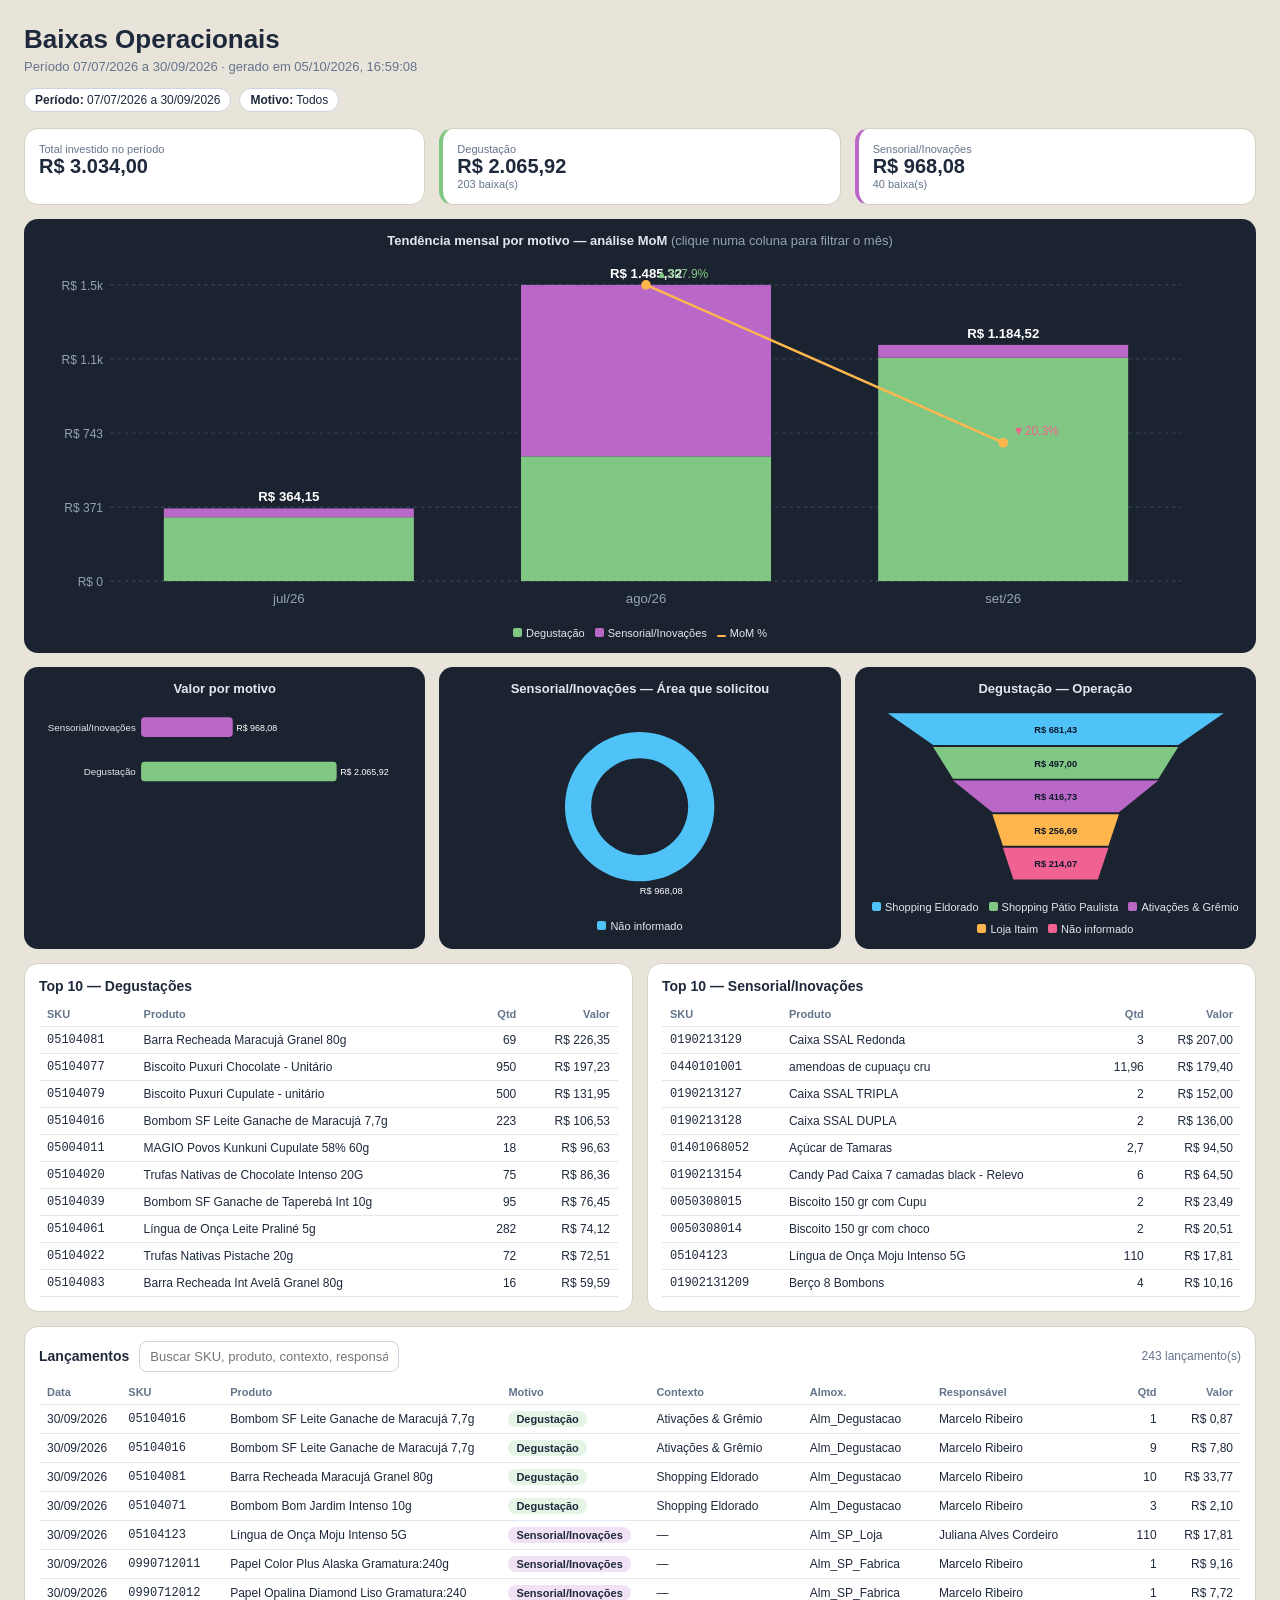
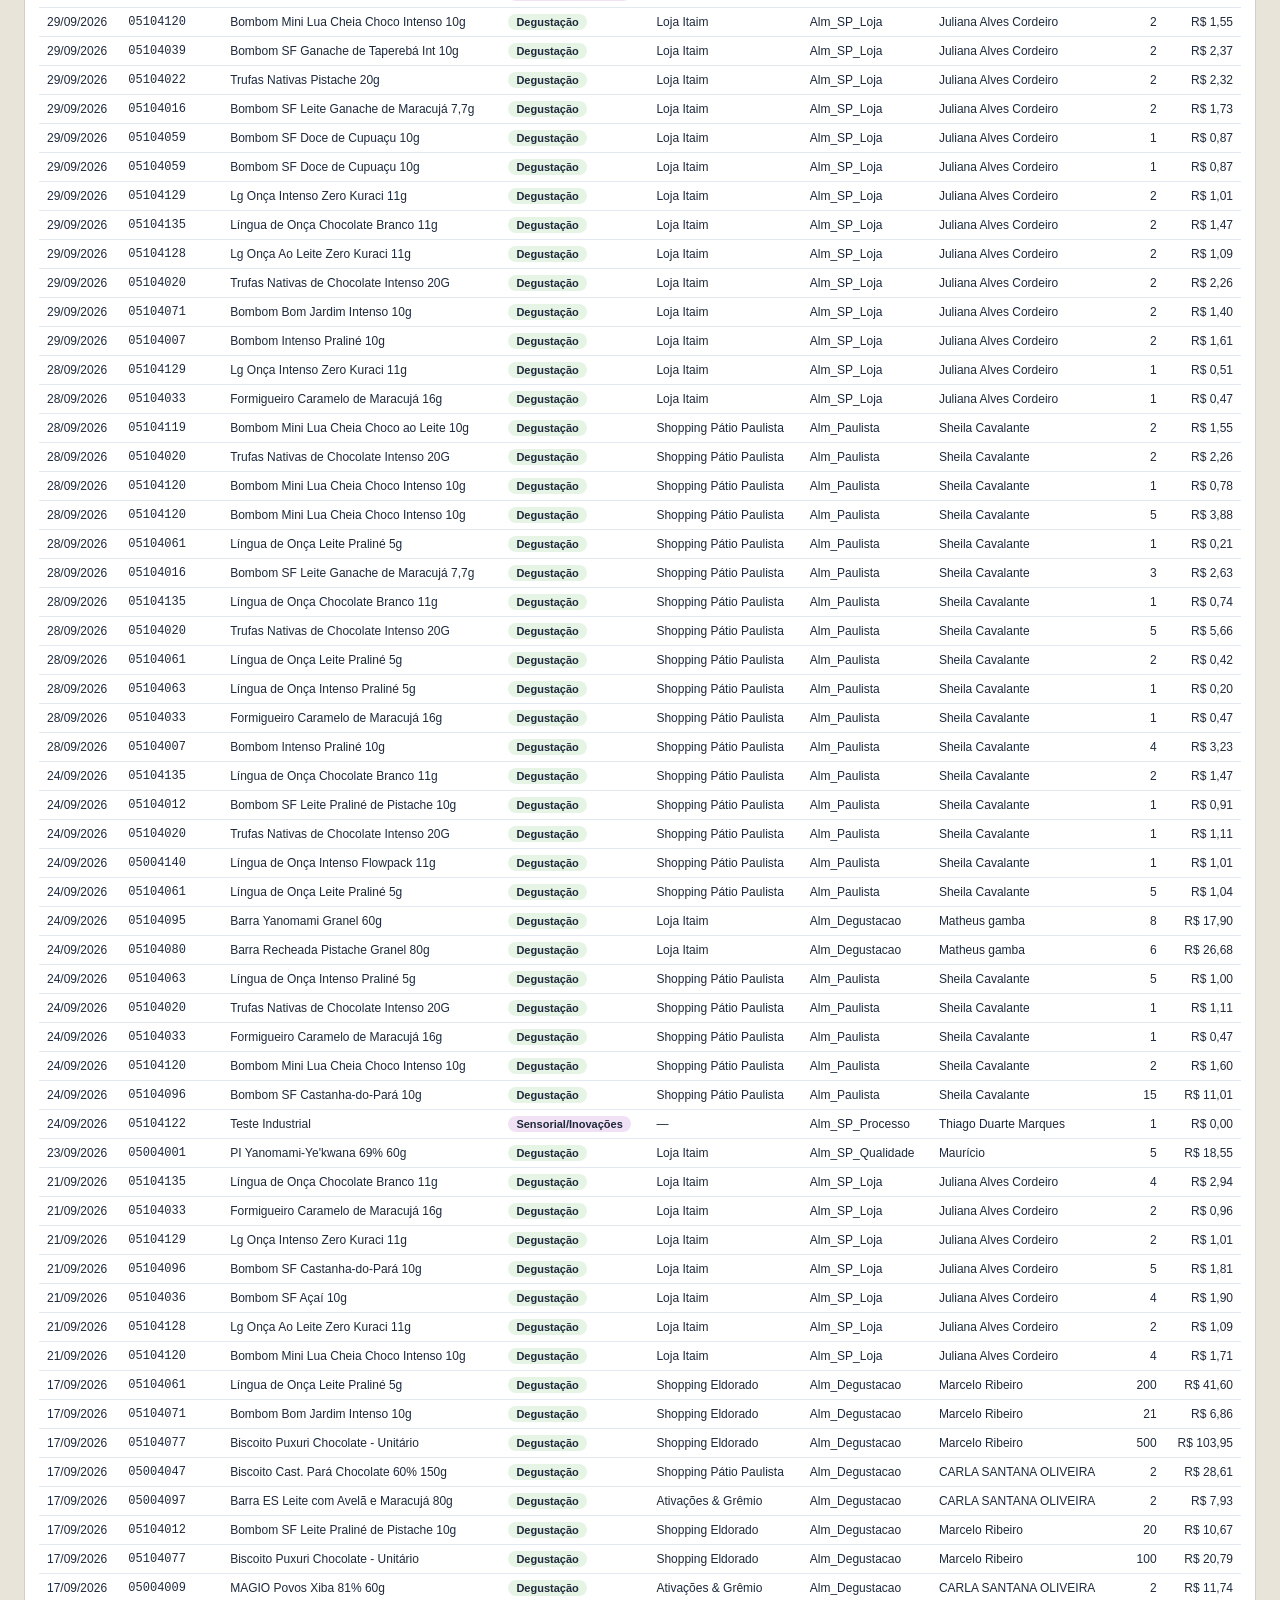
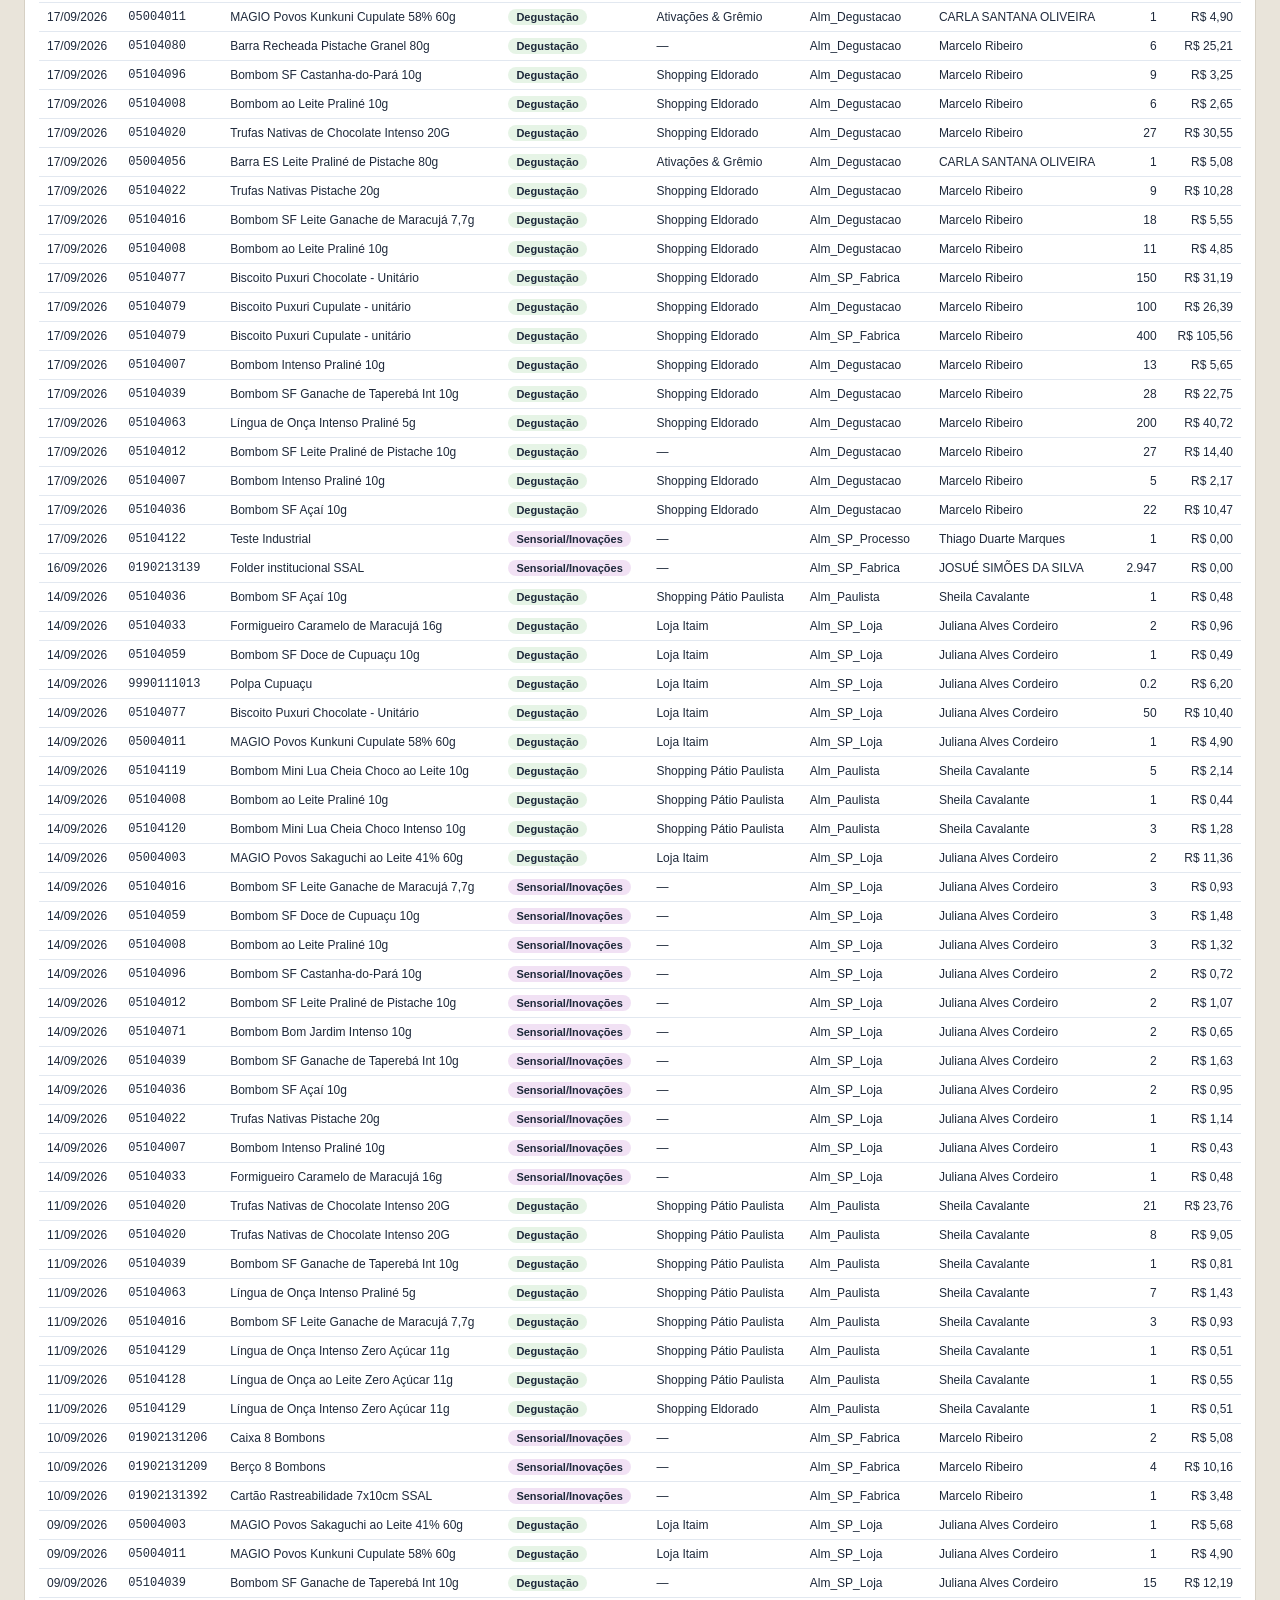
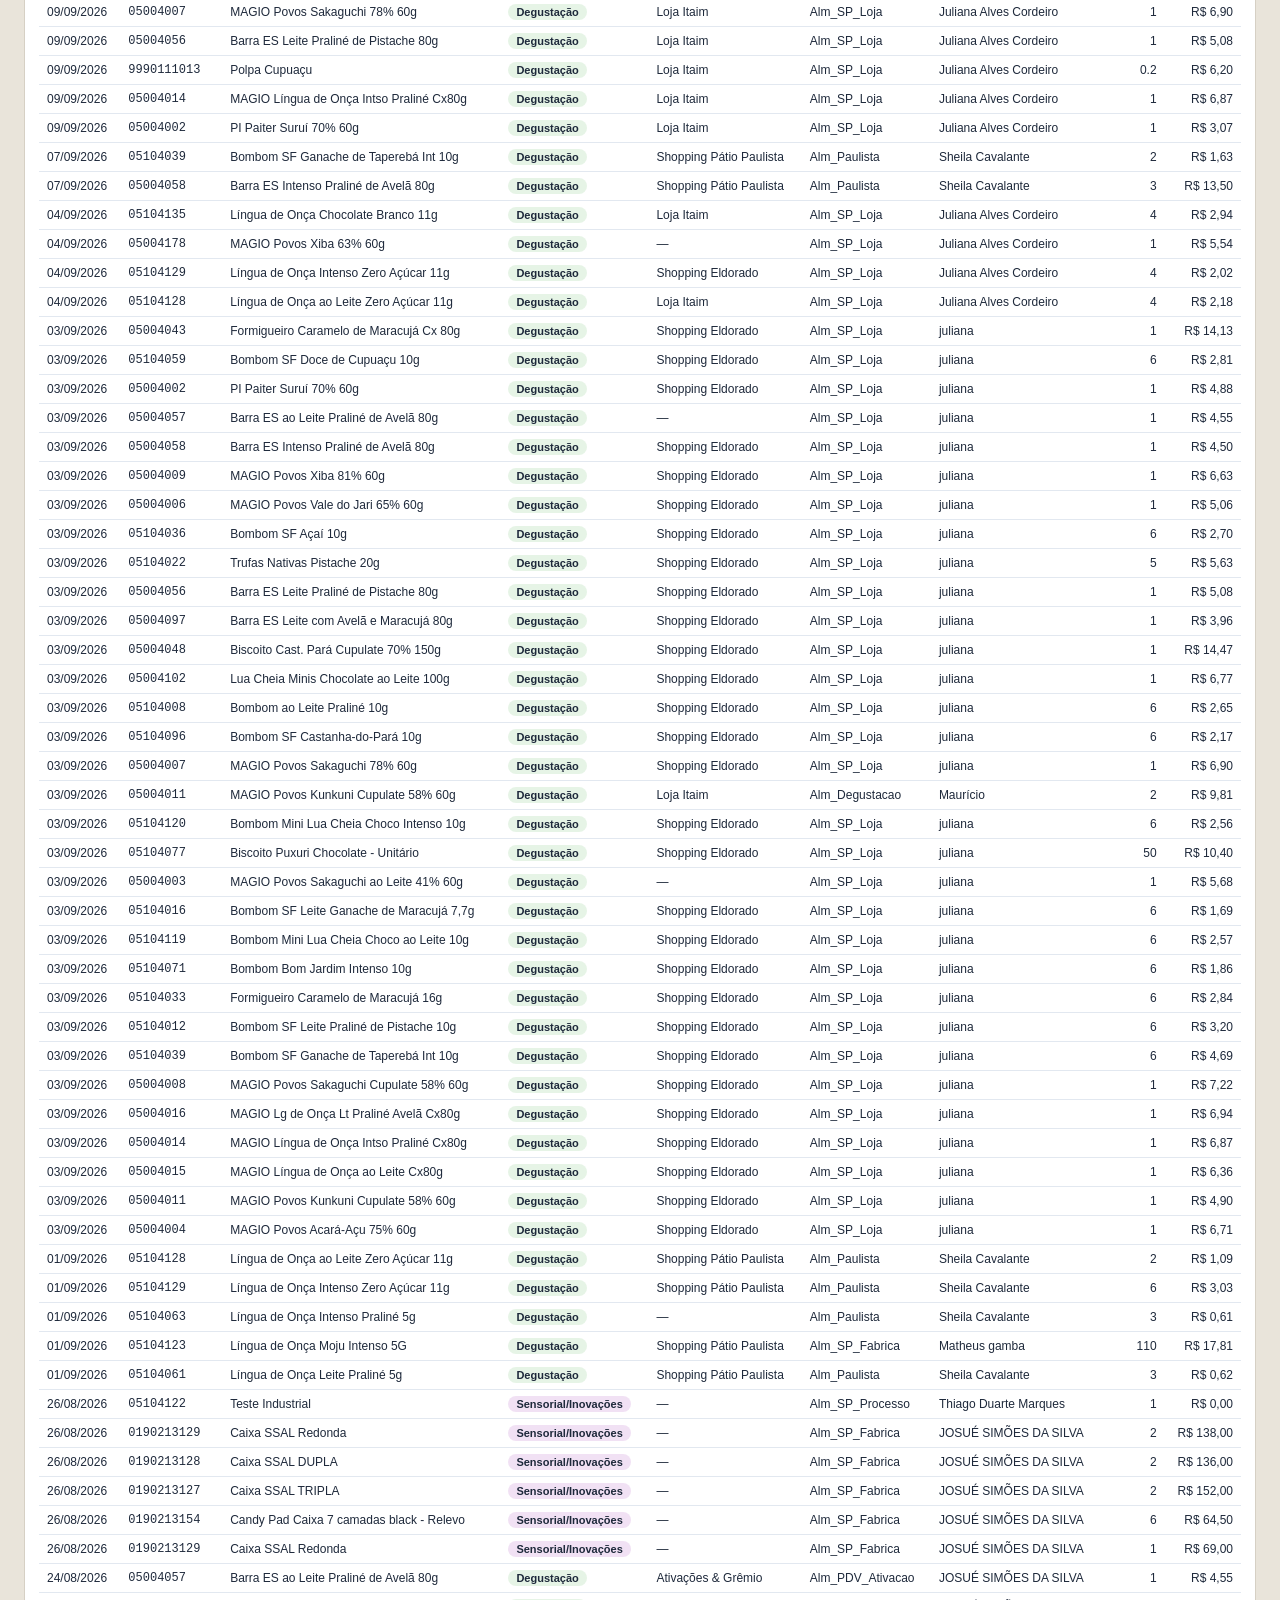
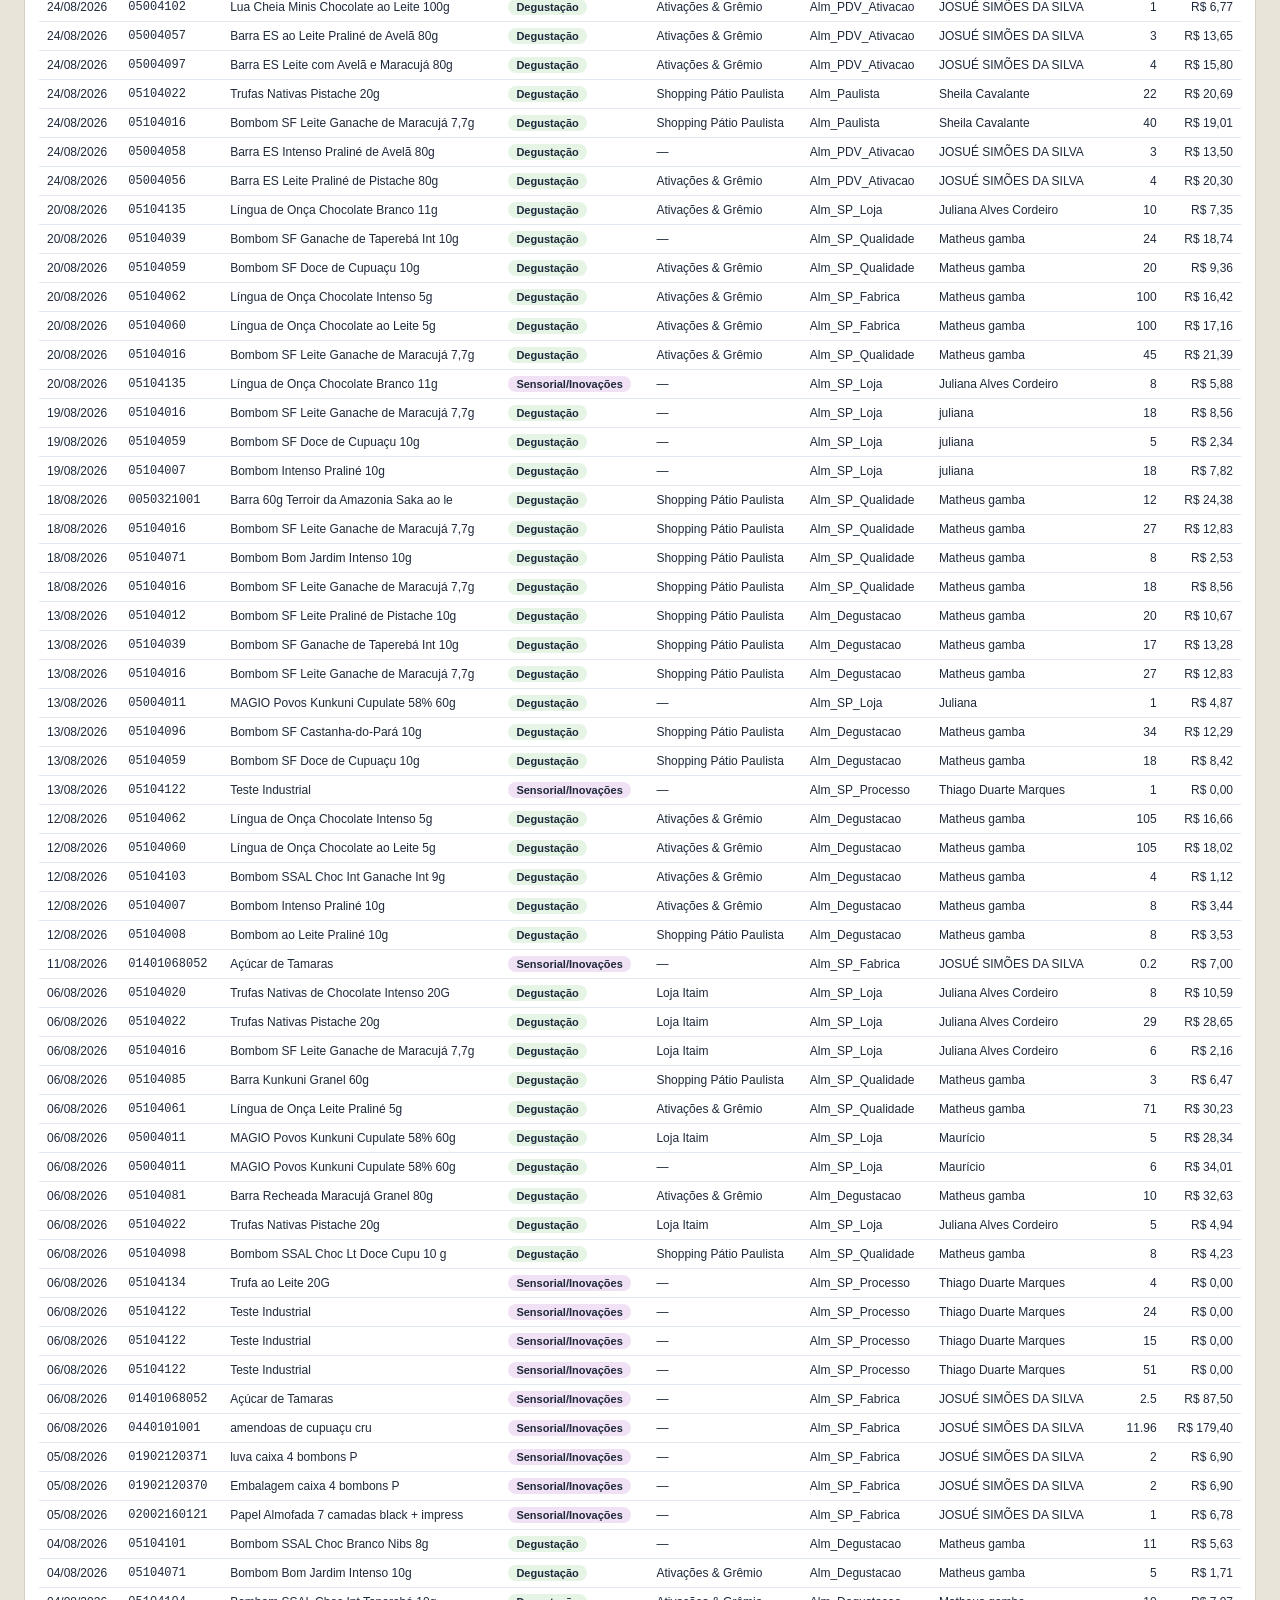
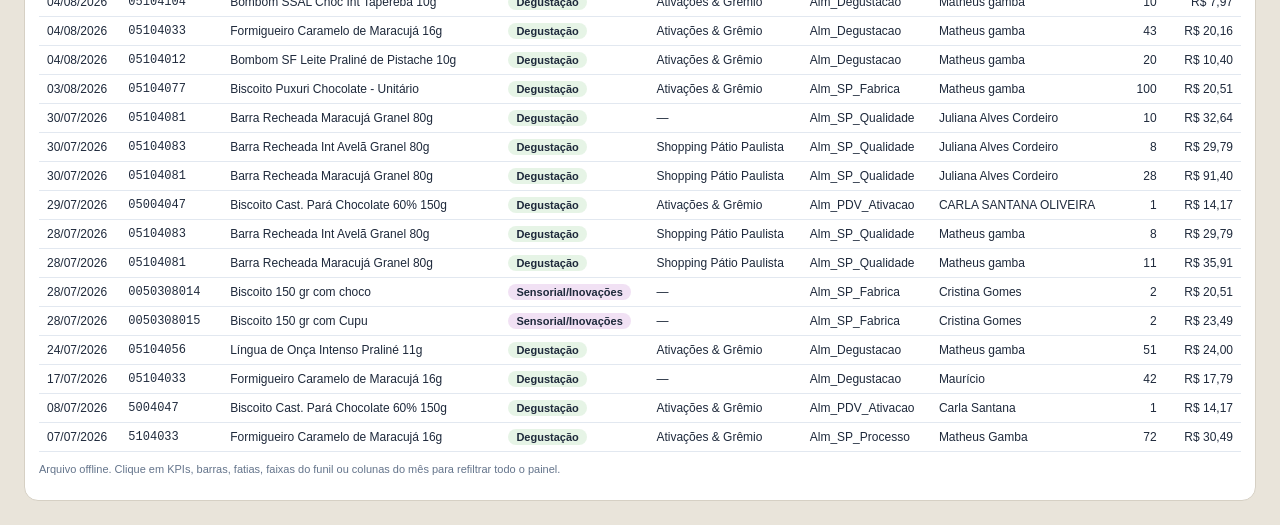
<file: Claude outputs/baixas-operacionais_2026-07-07_a_2026-09-30.html>
<!doctype html>
<html lang="pt-BR"><head><meta charset="utf-8" />
<meta name="viewport" content="width=device-width, initial-scale=1" />
<title>Baixas Operacionais</title>
<style>
*{box-sizing:border-box}body{margin:0;font-family:-apple-system,Segoe UI,Arial,sans-serif;background:#e9e4da;color:#1e293b;padding:24px}
h1{font-size:26px;margin:0 0 4px}.sub{color:#64748b;font-size:13px;margin:0 0 14px}
.chips{display:flex;flex-wrap:wrap;gap:8px;margin-bottom:16px;align-items:center}
.chip{font-size:12px;padding:4px 10px;border-radius:999px;background:#fff;border:1px solid #cbd5e1}
.chip.x{cursor:pointer;background:#1e293b;color:#fff;border-color:#1e293b}
.grid{display:grid;gap:14px;margin-bottom:14px}.g5{grid-template-columns:repeat(auto-fit,minmax(170px,1fr))}.g3{grid-template-columns:repeat(auto-fit,minmax(300px,1fr))}
.card{background:#fff;border:1px solid #d6d0c4;border-radius:14px;padding:14px}
.kpi{cursor:pointer;user-select:none}.kpi.off{opacity:.35}.kpi .l{font-size:11px;color:#64748b}.kpi .v{font-size:20px;font-weight:700}.kpi .q{font-size:11px;color:#64748b}
.dark{background:#1b2230;color:#e2e8f0;border-color:#1b2230;border-radius:14px;padding:14px}
.dark h2{font-size:13px;text-align:center;margin:0 0 8px}
svg text{font-family:inherit}.clk{cursor:pointer}.dim{opacity:.25}
.leg{display:flex;flex-wrap:wrap;gap:10px;justify-content:center;font-size:11px;margin-top:6px}
.leg span{cursor:pointer}.leg i{display:inline-block;width:9px;height:9px;border-radius:2px;margin-right:4px}
table{width:100%;border-collapse:collapse;font-size:12px}th,td{padding:6px 8px;border-bottom:1px solid #e2e8f0;text-align:left}
th{color:#64748b;font-size:11px;cursor:pointer}td.n,th.n{text-align:right;font-variant-numeric:tabular-nums}
td.m{font-family:monospace}h3{font-size:14px;margin:0 0 8px}
input[type=text]{border:1px solid #cbd5e1;border-radius:8px;padding:7px 10px;font-size:13px;min-width:260px}
.tip{position:fixed;display:none;pointer-events:none;background:#0f172a;color:#fff;font-size:12px;padding:6px 10px;border-radius:8px;z-index:9}
.badge{display:inline-block;padding:2px 8px;border-radius:999px;font-size:11px;font-weight:600}
</style></head><body>
<h1 id="t"></h1><p class="sub" id="s"></p>
<div class="chips" id="chips"></div>
<div class="grid g5" id="kpis"></div>
<div class="dark" style="margin-bottom:14px"><h2>Tendência mensal por motivo — análise MoM <span style="font-weight:400;color:#94a3b8">(clique numa coluna para filtrar o mês)</span></h2><div id="trend"></div><div class="leg" id="legT"></div></div>
<div class="grid g3">
 <div class="dark"><h2>Valor por motivo</h2><div id="bars"></div></div>
 <div class="dark"><h2>Sensorial/Inovações — Área que solicitou</h2><div id="donut"></div><div class="leg" id="legD"></div></div>
 <div class="dark"><h2>Degustação — Operação</h2><div id="funnel"></div><div class="leg" id="legF"></div></div>
</div>
<div class="grid g3" id="tops"></div>
<div class="card"><div style="display:flex;gap:10px;align-items:center;margin-bottom:8px;flex-wrap:wrap"><h3 style="margin:0">Lançamentos</h3><input type="text" id="busca" placeholder="Buscar SKU, produto, contexto, responsável..."/><span id="cnt" style="font-size:12px;color:#64748b;margin-left:auto"></span></div>
<div style="overflow-x:auto"><table><thead><tr><th data-k="data">Data</th><th data-k="sku">SKU</th><th data-k="descricao">Produto</th><th data-k="motivo">Motivo</th><th data-k="contexto">Contexto</th><th data-k="almox">Almox.</th><th data-k="responsavel">Responsável</th><th data-k="qtd" class="n">Qtd</th><th data-k="valor" class="n">Valor</th></tr></thead><tbody id="tb"></tbody></table></div>
<p style="font-size:11px;color:#64748b">Arquivo offline. Clique em KPIs, barras, fatias, faixas do funil ou colunas do mês para refiltrar todo o painel.</p></div>
<div class="tip" id="tip"></div>
<script id="d" type="application/json">{"titulo": "Baixas Operacionais", "de": "2026-07-07", "ate": "2026-09-30", "motivos": ["Degustação", "Sensorial/Inovações"], "motivosAtivos": ["Degustação", "Sensorial/Inovações"], "paleta": {"Degustação": "#81C784", "Sensorial/Inovações": "#BA68C8"}, "linhas": [{"data": "2026-07-17", "sku": "05104033", "descricao": "Formigueiro Caramelo de Maracujá 16g", "motivo": "Degustação", "contexto": "", "almox": "Alm_Degustacao", "responsavel": "Maurício", "qtd": 42, "valor": 17.787}, {"data": "2026-07-07", "sku": "5104033", "descricao": "Formigueiro Caramelo de Maracujá 16g", "motivo": "Degustação", "contexto": "Ativações & Grêmio", "almox": "Alm_SP_Processo", "responsavel": "Matheus Gamba", "qtd": 72, "valor": 30.492}, {"data": "2026-07-08", "sku": "5004047", "descricao": "Biscoito Cast. Pará Chocolate 60% 150g", "motivo": "Degustação", "contexto": "Ativações & Grêmio", "almox": "Alm_PDV_Ativacao", "responsavel": "Carla Santana", "qtd": 1, "valor": 14.1696}, {"data": "2026-08-04", "sku": "05104101", "descricao": "Bombom SSAL Choc Branco Nibs 8g", "motivo": "Degustação", "contexto": "", "almox": "Alm_Degustacao", "responsavel": "Matheus gamba ", "qtd": 11, "valor": 5.6342}, {"data": "2026-08-04", "sku": "05104071", "descricao": "Bombom Bom Jardim Intenso 10g", "motivo": "Degustação", "contexto": "Ativações & Grêmio", "almox": "Alm_Degustacao", "responsavel": "Matheus gamba ", "qtd": 5, "valor": 1.709}, {"data": "2026-08-04", "sku": "05104104", "descricao": "Bombom SSAL Choc Int Taperebá 10g", "motivo": "Degustação", "contexto": "Ativações & Grêmio", "almox": "Alm_Degustacao", "responsavel": "Matheus gamba ", "qtd": 10, "valor": 7.972}, {"data": "2026-08-04", "sku": "05104033", "descricao": "Formigueiro Caramelo de Maracujá 16g", "motivo": "Degustação", "contexto": "Ativações & Grêmio", "almox": "Alm_Degustacao", "responsavel": "Matheus gamba ", "qtd": 43, "valor": 20.1584}, {"data": "2026-08-20", "sku": "05104135", "descricao": "Língua de Onça Chocolate Branco 11g", "motivo": "Degustação", "contexto": "Ativações & Grêmio", "almox": "Alm_SP_Loja", "responsavel": "Juliana Alves Cordeiro ", "qtd": 10, "valor": 7.353}, {"data": "2026-07-24", "sku": "05104056", "descricao": "Língua de Onça Intenso Praliné 11g", "motivo": "Degustação", "contexto": "Ativações & Grêmio", "almox": "Alm_Degustacao", "responsavel": "Matheus gamba ", "qtd": 51, "valor": 23.9955}, {"data": "2026-07-28", "sku": "05104083", "descricao": "Barra Recheada Int Avelã Granel 80g", "motivo": "Degustação", "contexto": "Shopping Pátio Paulista", "almox": "Alm_SP_Qualidade", "responsavel": "Matheus gamba ", "qtd": 8, "valor": 29.7936}, {"data": "2026-08-04", "sku": "05104012", "descricao": "Bombom SF Leite Praliné de Pistache 10g", "motivo": "Degustação", "contexto": "Ativações & Grêmio", "almox": "Alm_Degustacao", "responsavel": "Matheus gamba ", "qtd": 20, "valor": 10.396}, {"data": "2026-09-03", "sku": "05004043", "descricao": "Formigueiro Caramelo de Maracujá Cx 80g", "motivo": "Degustação", "contexto": "Shopping Eldorado", "almox": "Alm_SP_Loja", "responsavel": "juliana", "qtd": 1, "valor": 14.127}, {"data": "2026-07-30", "sku": "05104081", "descricao": "Barra Recheada Maracujá Granel 80g", "motivo": "Degustação", "contexto": "", "almox": "Alm_SP_Qualidade", "responsavel": "Juliana Alves Cordeiro ", "qtd": 10, "valor": 32.642}, {"data": "2026-07-30", "sku": "05104083", "descricao": "Barra Recheada Int Avelã Granel 80g", "motivo": "Degustação", "contexto": "Shopping Pátio Paulista", "almox": "Alm_SP_Qualidade", "responsavel": "Juliana Alves Cordeiro ", "qtd": 8, "valor": 29.7936}, {"data": "2026-08-03", "sku": "05104077", "descricao": "Biscoito Puxuri Chocolate - Unitário", "motivo": "Degustação", "contexto": "Ativações & Grêmio", "almox": "Alm_SP_Fabrica", "responsavel": "Matheus gamba ", "qtd": 100, "valor": 20.51}, {"data": "2026-08-06", "sku": "05104020", "descricao": "Trufas Nativas de Chocolate Intenso  20G", "motivo": "Degustação", "contexto": "Loja Itaim", "almox": "Alm_SP_Loja", "responsavel": "Juliana Alves Cordeiro ", "qtd": 8, "valor": 10.5912}, {"data": "2026-08-06", "sku": "05104022", "descricao": "Trufas Nativas Pistache 20g", "motivo": "Degustação", "contexto": "Loja Itaim", "almox": "Alm_SP_Loja", "responsavel": "Juliana Alves Cordeiro ", "qtd": 29, "valor": 28.6462}, {"data": "2026-08-06", "sku": "05104016", "descricao": "Bombom SF Leite Ganache de Maracujá 7,7g", "motivo": "Degustação", "contexto": "Loja Itaim", "almox": "Alm_SP_Loja", "responsavel": "Juliana Alves Cordeiro ", "qtd": 6, "valor": 2.1618}, {"data": "2026-08-24", "sku": "05004057", "descricao": "Barra ES ao Leite Praliné de Avelã 80g", "motivo": "Degustação", "contexto": "Ativações & Grêmio", "almox": "Alm_PDV_Ativacao", "responsavel": "JOSUÉ SIMÕES DA SILVA", "qtd": 1, "valor": 4.5504}, {"data": "2026-07-29", "sku": "05004047", "descricao": "Biscoito Cast. Pará Chocolate 60% 150g", "motivo": "Degustação", "contexto": "Ativações & Grêmio", "almox": "Alm_PDV_Ativacao", "responsavel": "CARLA SANTANA OLIVEIRA", "qtd": 1, "valor": 14.1696}, {"data": "2026-09-04", "sku": "05104135", "descricao": "Língua de Onça Chocolate Branco 11g", "motivo": "Degustação", "contexto": "Loja Itaim", "almox": "Alm_SP_Loja", "responsavel": "Juliana Alves Cordeiro ", "qtd": 4, "valor": 2.9412}, {"data": "2026-09-04", "sku": "05004178", "descricao": "MAGIO Povos Xiba 63% 60g", "motivo": "Degustação", "contexto": "", "almox": "Alm_SP_Loja", "responsavel": "Juliana Alves Cordeiro ", "qtd": 1, "valor": 5.5353}, {"data": "2026-09-04", "sku": "05104129", "descricao": "Língua de Onça Intenso Zero Açúcar 11g", "motivo": "Degustação", "contexto": "Shopping Eldorado", "almox": "Alm_SP_Loja", "responsavel": "Juliana Alves Cordeiro ", "qtd": 4, "valor": 2.0208}, {"data": "2026-08-06", "sku": "05104085", "descricao": "Barra Kunkuni Granel 60g", "motivo": "Degustação", "contexto": "Shopping Pátio Paulista", "almox": "Alm_SP_Qualidade", "responsavel": "Matheus gamba ", "qtd": 3, "valor": 6.4656}, {"data": "2026-08-06", "sku": "05104061", "descricao": "Língua de Onça Leite Praliné 5g", "motivo": "Degustação", "contexto": "Ativações & Grêmio", "almox": "Alm_SP_Qualidade", "responsavel": "Matheus gamba ", "qtd": 71, "valor": 30.2318}, {"data": "2026-08-06", "sku": "05004011", "descricao": "MAGIO Povos Kunkuni Cupulate 58% 60g", "motivo": "Degustação", "contexto": "Loja Itaim", "almox": "Alm_SP_Loja", "responsavel": "Maurício", "qtd": 5, "valor": 28.3395}, {"data": "2026-08-06", "sku": "05004011", "descricao": "MAGIO Povos Kunkuni Cupulate 58% 60g", "motivo": "Degustação", "contexto": "", "almox": "Alm_SP_Loja", "responsavel": "Maurício", "qtd": 6, "valor": 34.0074}, {"data": "2026-08-06", "sku": "05104081", "descricao": "Barra Recheada Maracujá Granel 80g", "motivo": "Degustação", "contexto": "Ativações & Grêmio", "almox": "Alm_Degustacao", "responsavel": "Matheus gamba ", "qtd": 10, "valor": 32.63}, {"data": "2026-08-12", "sku": "05104062", "descricao": "Língua de Onça Chocolate Intenso 5g", "motivo": "Degustação", "contexto": "Ativações & Grêmio", "almox": "Alm_Degustacao", "responsavel": "Matheus gamba ", "qtd": 105, "valor": 16.6635}, {"data": "2026-08-19", "sku": "05104016", "descricao": "Bombom SF Leite Ganache de Maracujá 7,7g", "motivo": "Degustação", "contexto": "", "almox": "Alm_SP_Loja", "responsavel": "juliana", "qtd": 18, "valor": 8.5554}, {"data": "2026-08-19", "sku": "05104059", "descricao": "Bombom SF Doce de Cupuaçu 10g", "motivo": "Degustação", "contexto": "", "almox": "Alm_SP_Loja", "responsavel": "juliana", "qtd": 5, "valor": 2.34}, {"data": "2026-08-24", "sku": "05004102", "descricao": "Lua Cheia Minis Chocolate ao Leite 100g", "motivo": "Degustação", "contexto": "Ativações & Grêmio", "almox": "Alm_PDV_Ativacao", "responsavel": "JOSUÉ SIMÕES DA SILVA", "qtd": 1, "valor": 6.7741}, {"data": "2026-09-03", "sku": "05104059", "descricao": "Bombom SF Doce de Cupuaçu 10g", "motivo": "Degustação", "contexto": "Shopping Eldorado", "almox": "Alm_SP_Loja", "responsavel": "juliana", "qtd": 6, "valor": 2.808}, {"data": "2026-09-01", "sku": "05104128", "descricao": "Língua de Onça ao Leite Zero Açúcar 11g", "motivo": "Degustação", "contexto": "Shopping Pátio Paulista", "almox": "Alm_Paulista", "responsavel": "Sheila Cavalante", "qtd": 2, "valor": 1.0908}, {"data": "2026-08-12", "sku": "05104060", "descricao": "Língua de Onça Chocolate ao Leite 5g", "motivo": "Degustação", "contexto": "Ativações & Grêmio", "almox": "Alm_Degustacao", "responsavel": "Matheus gamba ", "qtd": 105, "valor": 18.018}, {"data": "2026-08-12", "sku": "05104103", "descricao": "Bombom SSAL Choc Int Ganache Int 9g", "motivo": "Degustação", "contexto": "Ativações & Grêmio", "almox": "Alm_Degustacao", "responsavel": "Matheus gamba ", "qtd": 4, "valor": 1.1208}, {"data": "2026-08-12", "sku": "05104007", "descricao": "Bombom Intenso Praliné 10g", "motivo": "Degustação", "contexto": "Ativações & Grêmio", "almox": "Alm_Degustacao", "responsavel": "Matheus gamba ", "qtd": 8, "valor": 3.4352}, {"data": "2026-08-13", "sku": "05104012", "descricao": "Bombom SF Leite Praliné de Pistache 10g", "motivo": "Degustação", "contexto": "Shopping Pátio Paulista", "almox": "Alm_Degustacao", "responsavel": "Matheus gamba ", "qtd": 20, "valor": 10.666}, {"data": "2026-08-13", "sku": "05104039", "descricao": "Bombom SF Ganache de Taperebá Int 10g", "motivo": "Degustação", "contexto": "Shopping Pátio Paulista", "almox": "Alm_Degustacao", "responsavel": "Matheus gamba ", "qtd": 17, "valor": 13.277}, {"data": "2026-08-13", "sku": "05104016", "descricao": "Bombom SF Leite Ganache de Maracujá 7,7g", "motivo": "Degustação", "contexto": "Shopping Pátio Paulista", "almox": "Alm_Degustacao", "responsavel": "Matheus gamba ", "qtd": 27, "valor": 12.8331}, {"data": "2026-08-06", "sku": "05104022", "descricao": "Trufas Nativas Pistache 20g", "motivo": "Degustação", "contexto": "Loja Itaim", "almox": "Alm_SP_Loja", "responsavel": "Juliana Alves Cordeiro ", "qtd": 5, "valor": 4.939}, {"data": "2026-08-13", "sku": "05004011", "descricao": "MAGIO Povos Kunkuni Cupulate 58% 60g", "motivo": "Degustação", "contexto": "", "almox": "Alm_SP_Loja", "responsavel": "Juliana", "qtd": 1, "valor": 4.8656}, {"data": "2026-08-24", "sku": "05004057", "descricao": "Barra ES ao Leite Praliné de Avelã 80g", "motivo": "Degustação", "contexto": "Ativações & Grêmio", "almox": "Alm_PDV_Ativacao", "responsavel": "JOSUÉ SIMÕES DA SILVA", "qtd": 3, "valor": 13.6512}, {"data": "2026-09-17", "sku": "05104061", "descricao": "Língua de Onça Leite Praliné 5g", "motivo": "Degustação", "contexto": "Shopping Eldorado", "almox": "Alm_Degustacao", "responsavel": "Marcelo Ribeiro", "qtd": 200, "valor": 41.6}, {"data": "2026-08-13", "sku": "05104096", "descricao": "Bombom SF Castanha-do-Pará 10g", "motivo": "Degustação", "contexto": "Shopping Pátio Paulista", "almox": "Alm_Degustacao", "responsavel": "Matheus gamba ", "qtd": 34, "valor": 12.291}, {"data": "2026-08-24", "sku": "05004097", "descricao": "Barra ES Leite com Avelã e Maracujá 80g", "motivo": "Degustação", "contexto": "Ativações & Grêmio", "almox": "Alm_PDV_Ativacao", "responsavel": "JOSUÉ SIMÕES DA SILVA", "qtd": 4, "valor": 15.796}, {"data": "2026-09-21", "sku": "05104135", "descricao": "Língua de Onça Chocolate Branco 11g", "motivo": "Degustação", "contexto": "Loja Itaim", "almox": "Alm_SP_Loja", "responsavel": "Juliana Alves Cordeiro ", "qtd": 4, "valor": 2.9412}, {"data": "2026-09-17", "sku": "05104071", "descricao": "Bombom Bom Jardim Intenso 10g", "motivo": "Degustação", "contexto": "Shopping Eldorado", "almox": "Alm_Degustacao", "responsavel": "Marcelo Ribeiro", "qtd": 21, "valor": 6.8628}, {"data": "2026-09-01", "sku": "05104129", "descricao": "Língua de Onça Intenso Zero Açúcar 11g", "motivo": "Degustação", "contexto": "Shopping Pátio Paulista", "almox": "Alm_Paulista", "responsavel": "Sheila Cavalante", "qtd": 6, "valor": 3.0312}, {"data": "2026-09-21", "sku": "05104033", "descricao": "Formigueiro Caramelo de Maracujá 16g", "motivo": "Degustação", "contexto": "Loja Itaim", "almox": "Alm_SP_Loja", "responsavel": "Juliana Alves Cordeiro ", "qtd": 2, "valor": 0.9562}, {"data": "2026-08-12", "sku": "05104008", "descricao": "Bombom ao Leite Praliné 10g", "motivo": "Degustação", "contexto": "Shopping Pátio Paulista", "almox": "Alm_Degustacao", "responsavel": "Matheus gamba ", "qtd": 8, "valor": 3.5296}, {"data": "2026-08-13", "sku": "05104059", "descricao": "Bombom SF Doce de Cupuaçu 10g", "motivo": "Degustação", "contexto": "Shopping Pátio Paulista", "almox": "Alm_Degustacao", "responsavel": "Matheus gamba ", "qtd": 18, "valor": 8.424}, {"data": "2026-08-18", "sku": "0050321001", "descricao": "Barra 60g Terroir da Amazonia Saka ao le", "motivo": "Degustação", "contexto": "Shopping Pátio Paulista", "almox": "Alm_SP_Qualidade", "responsavel": "Matheus gamba ", "qtd": 12, "valor": 24.3804}, {"data": "2026-08-18", "sku": "05104016", "descricao": "Bombom SF Leite Ganache de Maracujá 7,7g", "motivo": "Degustação", "contexto": "Shopping Pátio Paulista", "almox": "Alm_SP_Qualidade", "responsavel": "Matheus gamba ", "qtd": 27, "valor": 12.8331}, {"data": "2026-09-03", "sku": "05004002", "descricao": "PI Paiter Suruí 70% 60g", "motivo": "Degustação", "contexto": "Shopping Eldorado", "almox": "Alm_SP_Loja", "responsavel": "juliana", "qtd": 1, "valor": 4.8831}, {"data": "2026-09-03", "sku": "05004057", "descricao": "Barra ES ao Leite Praliné de Avelã 80g", "motivo": "Degustação", "contexto": "", "almox": "Alm_SP_Loja", "responsavel": "juliana", "qtd": 1, "valor": 4.5504}, {"data": "2026-08-24", "sku": "05104022", "descricao": "Trufas Nativas Pistache 20g", "motivo": "Degustação", "contexto": "Shopping Pátio Paulista", "almox": "Alm_Paulista", "responsavel": "Sheila Cavalante", "qtd": 22, "valor": 20.691}, {"data": "2026-08-24", "sku": "05104016", "descricao": "Bombom SF Leite Ganache de Maracujá 7,7g", "motivo": "Degustação", "contexto": "Shopping Pátio Paulista", "almox": "Alm_Paulista", "responsavel": "Sheila Cavalante", "qtd": 40, "valor": 19.012}, {"data": "2026-08-20", "sku": "05104039", "descricao": "Bombom SF Ganache de Taperebá Int 10g", "motivo": "Degustação", "contexto": "", "almox": "Alm_SP_Qualidade", "responsavel": "Matheus gamba ", "qtd": 24, "valor": 18.744}, {"data": "2026-08-20", "sku": "05104059", "descricao": "Bombom SF Doce de Cupuaçu 10g", "motivo": "Degustação", "contexto": "Ativações & Grêmio", "almox": "Alm_SP_Qualidade", "responsavel": "Matheus gamba ", "qtd": 20, "valor": 9.36}, {"data": "2026-09-17", "sku": "05104077", "descricao": "Biscoito Puxuri Chocolate - Unitário", "motivo": "Degustação", "contexto": "Shopping Eldorado", "almox": "Alm_Degustacao", "responsavel": "Marcelo Ribeiro", "qtd": 500, "valor": 103.95}, {"data": "2026-09-30", "sku": "05104016", "descricao": "Bombom SF Leite Ganache de Maracujá 7,7g", "motivo": "Degustação", "contexto": "Ativações & Grêmio", "almox": "Alm_Degustacao", "responsavel": "Marcelo Ribeiro", "qtd": 1, "valor": 0.8662}, {"data": "2026-09-03", "sku": "05004058", "descricao": "Barra ES Intenso Praliné de Avelã 80g", "motivo": "Degustação", "contexto": "Shopping Eldorado", "almox": "Alm_SP_Loja", "responsavel": "juliana", "qtd": 1, "valor": 4.4984}, {"data": "2026-09-14", "sku": "05104036", "descricao": "Bombom SF Açaí 10g", "motivo": "Degustação", "contexto": "Shopping Pátio Paulista", "almox": "Alm_Paulista", "responsavel": "Sheila Cavalante", "qtd": 1, "valor": 0.4758}, {"data": "2026-08-18", "sku": "05104071", "descricao": "Bombom Bom Jardim Intenso 10g", "motivo": "Degustação", "contexto": "Shopping Pátio Paulista", "almox": "Alm_SP_Qualidade", "responsavel": "Matheus gamba ", "qtd": 8, "valor": 2.532}, {"data": "2026-09-03", "sku": "05004009", "descricao": "MAGIO Povos Xiba 81% 60g", "motivo": "Degustação", "contexto": "Shopping Eldorado", "almox": "Alm_SP_Loja", "responsavel": "juliana", "qtd": 1, "valor": 6.6328}, {"data": "2026-09-03", "sku": "05004006", "descricao": "MAGIO Povos Vale do Jari 65% 60g", "motivo": "Degustação", "contexto": "Shopping Eldorado", "almox": "Alm_SP_Loja", "responsavel": "juliana", "qtd": 1, "valor": 5.0622}, {"data": "2026-09-03", "sku": "05104036", "descricao": "Bombom SF Açaí 10g", "motivo": "Degustação", "contexto": "Shopping Eldorado", "almox": "Alm_SP_Loja", "responsavel": "juliana", "qtd": 6, "valor": 2.7006}, {"data": "2026-09-03", "sku": "05104022", "descricao": "Trufas Nativas Pistache 20g", "motivo": "Degustação", "contexto": "Shopping Eldorado", "almox": "Alm_SP_Loja", "responsavel": "juliana", "qtd": 5, "valor": 5.634}, {"data": "2026-09-03", "sku": "05004056", "descricao": "Barra ES Leite Praliné de Pistache 80g", "motivo": "Degustação", "contexto": "Shopping Eldorado", "almox": "Alm_SP_Loja", "responsavel": "juliana", "qtd": 1, "valor": 5.076}, {"data": "2026-08-24", "sku": "05004058", "descricao": "Barra ES Intenso Praliné de Avelã 80g", "motivo": "Degustação", "contexto": "", "almox": "Alm_PDV_Ativacao", "responsavel": "JOSUÉ SIMÕES DA SILVA", "qtd": 3, "valor": 13.4952}, {"data": "2026-08-24", "sku": "05004056", "descricao": "Barra ES Leite Praliné de Pistache 80g", "motivo": "Degustação", "contexto": "Ativações & Grêmio", "almox": "Alm_PDV_Ativacao", "responsavel": "JOSUÉ SIMÕES DA SILVA", "qtd": 4, "valor": 20.304}, {"data": "2026-08-20", "sku": "05104062", "descricao": "Língua de Onça Chocolate Intenso 5g", "motivo": "Degustação", "contexto": "Ativações & Grêmio", "almox": "Alm_SP_Fabrica", "responsavel": "Matheus gamba ", "qtd": 100, "valor": 16.42}, {"data": "2026-08-20", "sku": "05104060", "descricao": "Língua de Onça Chocolate ao Leite 5g", "motivo": "Degustação", "contexto": "Ativações & Grêmio", "almox": "Alm_SP_Fabrica", "responsavel": "Matheus gamba ", "qtd": 100, "valor": 17.16}, {"data": "2026-09-03", "sku": "05004097", "descricao": "Barra ES Leite com Avelã e Maracujá 80g", "motivo": "Degustação", "contexto": "Shopping Eldorado", "almox": "Alm_SP_Loja", "responsavel": "juliana", "qtd": 1, "valor": 3.9576}, {"data": "2026-09-03", "sku": "05004048", "descricao": "Biscoito Cast. Pará Cupulate 70% 150g", "motivo": "Degustação", "contexto": "Shopping Eldorado", "almox": "Alm_SP_Loja", "responsavel": "juliana", "qtd": 1, "valor": 14.4696}, {"data": "2026-09-03", "sku": "05004102", "descricao": "Lua Cheia Minis Chocolate ao Leite 100g", "motivo": "Degustação", "contexto": "Shopping Eldorado", "almox": "Alm_SP_Loja", "responsavel": "juliana", "qtd": 1, "valor": 6.7741}, {"data": "2026-08-19", "sku": "05104007", "descricao": "Bombom Intenso Praliné 10g", "motivo": "Degustação", "contexto": "", "almox": "Alm_SP_Loja", "responsavel": "juliana", "qtd": 18, "valor": 7.821}, {"data": "2026-09-03", "sku": "05104008", "descricao": "Bombom ao Leite Praliné 10g", "motivo": "Degustação", "contexto": "Shopping Eldorado", "almox": "Alm_SP_Loja", "responsavel": "juliana", "qtd": 6, "valor": 2.6472}, {"data": "2026-09-03", "sku": "05104096", "descricao": "Bombom SF Castanha-do-Pará 10g", "motivo": "Degustação", "contexto": "Shopping Eldorado", "almox": "Alm_SP_Loja", "responsavel": "juliana", "qtd": 6, "valor": 2.169}, {"data": "2026-09-23", "sku": "05004001", "descricao": "PI Yanomami-Ye'kwana 69% 60g", "motivo": "Degustação", "contexto": "Loja Itaim", "almox": "Alm_SP_Qualidade", "responsavel": "Maurício", "qtd": 5, "valor": 18.5535}, {"data": "2026-09-14", "sku": "05104033", "descricao": "Formigueiro Caramelo de Maracujá 16g", "motivo": "Degustação", "contexto": "Loja Itaim", "almox": "Alm_SP_Loja", "responsavel": "Juliana Alves Cordeiro ", "qtd": 2, "valor": 0.9562}, {"data": "2026-09-03", "sku": "05004007", "descricao": "MAGIO Povos Sakaguchi 78% 60g", "motivo": "Degustação", "contexto": "Shopping Eldorado", "almox": "Alm_SP_Loja", "responsavel": "juliana", "qtd": 1, "valor": 6.8956}, {"data": "2026-09-09", "sku": "05004003", "descricao": "MAGIO Povos Sakaguchi ao Leite 41% 60g", "motivo": "Degustação", "contexto": "Loja Itaim", "almox": "Alm_SP_Loja", "responsavel": "Juliana Alves Cordeiro ", "qtd": 1, "valor": 5.6814}, {"data": "2026-09-03", "sku": "05004011", "descricao": "MAGIO Povos Kunkuni Cupulate 58% 60g", "motivo": "Degustação", "contexto": "Loja Itaim", "almox": "Alm_Degustacao", "responsavel": "Maurício", "qtd": 2, "valor": 9.8054}, {"data": "2026-09-21", "sku": "05104129", "descricao": "Lg Onça Intenso Zero Kuraci 11g", "motivo": "Degustação", "contexto": "Loja Itaim", "almox": "Alm_SP_Loja", "responsavel": "Juliana Alves Cordeiro ", "qtd": 2, "valor": 1.0104}, {"data": "2026-09-01", "sku": "05104063", "descricao": "Língua de Onça Intenso Praliné 5g", "motivo": "Degustação", "contexto": "", "almox": "Alm_Paulista", "responsavel": "Sheila Cavalante", "qtd": 3, "valor": 0.6108}, {"data": "2026-09-17", "sku": "05004047", "descricao": "Biscoito Cast. Pará Chocolate 60% 150g", "motivo": "Degustação", "contexto": "Shopping Pátio Paulista", "almox": "Alm_Degustacao", "responsavel": "CARLA SANTANA OLIVEIRA", "qtd": 2, "valor": 28.6146}, {"data": "2026-09-17", "sku": "05004097", "descricao": "Barra ES Leite com Avelã e Maracujá 80g", "motivo": "Degustação", "contexto": "Ativações & Grêmio", "almox": "Alm_Degustacao", "responsavel": "CARLA SANTANA OLIVEIRA", "qtd": 2, "valor": 7.9256}, {"data": "2026-09-04", "sku": "05104128", "descricao": "Língua de Onça ao Leite Zero Açúcar 11g", "motivo": "Degustação", "contexto": "Loja Itaim", "almox": "Alm_SP_Loja", "responsavel": "Juliana Alves Cordeiro ", "qtd": 4, "valor": 2.1816}, {"data": "2026-09-01", "sku": "05104123", "descricao": "Língua de Onça Moju Intenso 5G", "motivo": "Degustação", "contexto": "Shopping Pátio Paulista", "almox": "Alm_SP_Fabrica", "responsavel": "Matheus gamba ", "qtd": 110, "valor": 17.809}, {"data": "2026-09-14", "sku": "05104059", "descricao": "Bombom SF Doce de Cupuaçu 10g", "motivo": "Degustação", "contexto": "Loja Itaim", "almox": "Alm_SP_Loja", "responsavel": "Juliana Alves Cordeiro ", "qtd": 1, "valor": 0.4947}, {"data": "2026-09-24", "sku": "05104135", "descricao": "Língua de Onça Chocolate Branco 11g", "motivo": "Degustação", "contexto": "Shopping Pátio Paulista", "almox": "Alm_Paulista", "responsavel": "Sheila Cavalante", "qtd": 2, "valor": 1.4706}, {"data": "2026-09-24", "sku": "05104012", "descricao": "Bombom SF Leite Praliné de Pistache 10g", "motivo": "Degustação", "contexto": "Shopping Pátio Paulista", "almox": "Alm_Paulista", "responsavel": "Sheila Cavalante", "qtd": 1, "valor": 0.9057}, {"data": "2026-09-24", "sku": "05104020", "descricao": "Trufas Nativas de Chocolate Intenso  20G", "motivo": "Degustação", "contexto": "Shopping Pátio Paulista", "almox": "Alm_Paulista", "responsavel": "Sheila Cavalante", "qtd": 1, "valor": 1.109}, {"data": "2026-09-09", "sku": "05004011", "descricao": "MAGIO Povos Kunkuni Cupulate 58% 60g", "motivo": "Degustação", "contexto": "Loja Itaim", "almox": "Alm_SP_Loja", "responsavel": "Juliana Alves Cordeiro ", "qtd": 1, "valor": 4.9027}, {"data": "2026-09-09", "sku": "05104039", "descricao": "Bombom SF Ganache de Taperebá Int 10g", "motivo": "Degustação", "contexto": "", "almox": "Alm_SP_Loja", "responsavel": "Juliana Alves Cordeiro ", "qtd": 15, "valor": 12.1875}, {"data": "2026-09-01", "sku": "05104061", "descricao": "Língua de Onça Leite Praliné 5g", "motivo": "Degustação", "contexto": "Shopping Pátio Paulista", "almox": "Alm_Paulista", "responsavel": "Sheila Cavalante", "qtd": 3, "valor": 0.624}, {"data": "2026-09-03", "sku": "05104120", "descricao": "Bombom Mini Lua Cheia Choco Intenso 10g", "motivo": "Degustação", "contexto": "Shopping Eldorado", "almox": "Alm_SP_Loja", "responsavel": "juliana", "qtd": 6, "valor": 2.5608}, {"data": "2026-09-29", "sku": "05104120", "descricao": "Bombom Mini Lua Cheia Choco Intenso 10g", "motivo": "Degustação", "contexto": "Loja Itaim", "almox": "Alm_SP_Loja", "responsavel": "Juliana Alves Cordeiro ", "qtd": 2, "valor": 1.551}, {"data": "2026-09-11", "sku": "05104020", "descricao": "Trufas Nativas de Chocolate Intenso  20G", "motivo": "Degustação", "contexto": "Shopping Pátio Paulista", "almox": "Alm_Paulista", "responsavel": "Sheila Cavalante", "qtd": 21, "valor": 23.7615}, {"data": "2026-09-29", "sku": "05104039", "descricao": "Bombom SF Ganache de Taperebá Int 10g", "motivo": "Degustação", "contexto": "Loja Itaim", "almox": "Alm_SP_Loja", "responsavel": "Juliana Alves Cordeiro ", "qtd": 2, "valor": 2.3698}, {"data": "2026-09-14", "sku": "9990111013", "descricao": "Polpa Cupuaçu", "motivo": "Degustação", "contexto": "Loja Itaim", "almox": "Alm_SP_Loja", "responsavel": "Juliana Alves Cordeiro ", "qtd": 0.2, "valor": 6.19756}, {"data": "2026-09-14", "sku": "05104077", "descricao": "Biscoito Puxuri Chocolate - Unitário", "motivo": "Degustação", "contexto": "Loja Itaim", "almox": "Alm_SP_Loja", "responsavel": "Juliana Alves Cordeiro ", "qtd": 50, "valor": 10.395}, {"data": "2026-09-03", "sku": "05104077", "descricao": "Biscoito Puxuri Chocolate - Unitário", "motivo": "Degustação", "contexto": "Shopping Eldorado", "almox": "Alm_SP_Loja", "responsavel": "juliana", "qtd": 50, "valor": 10.395}, {"data": "2026-09-03", "sku": "05004003", "descricao": "MAGIO Povos Sakaguchi ao Leite 41% 60g", "motivo": "Degustação", "contexto": "", "almox": "Alm_SP_Loja", "responsavel": "juliana", "qtd": 1, "valor": 5.6814}, {"data": "2026-09-03", "sku": "05104016", "descricao": "Bombom SF Leite Ganache de Maracujá 7,7g", "motivo": "Degustação", "contexto": "Shopping Eldorado", "almox": "Alm_SP_Loja", "responsavel": "juliana", "qtd": 6, "valor": 1.6866}, {"data": "2026-09-03", "sku": "05104119", "descricao": "Bombom Mini Lua Cheia Choco ao Leite 10g", "motivo": "Degustação", "contexto": "Shopping Eldorado", "almox": "Alm_SP_Loja", "responsavel": "juliana", "qtd": 6, "valor": 2.571}, {"data": "2026-09-03", "sku": "05104071", "descricao": "Bombom Bom Jardim Intenso 10g", "motivo": "Degustação", "contexto": "Shopping Eldorado", "almox": "Alm_SP_Loja", "responsavel": "juliana", "qtd": 6, "valor": 1.86}, {"data": "2026-09-03", "sku": "05104033", "descricao": "Formigueiro Caramelo de Maracujá 16g", "motivo": "Degustação", "contexto": "Shopping Eldorado", "almox": "Alm_SP_Loja", "responsavel": "juliana", "qtd": 6, "valor": 2.8392}, {"data": "2026-09-03", "sku": "05104012", "descricao": "Bombom SF Leite Praliné de Pistache 10g", "motivo": "Degustação", "contexto": "Shopping Eldorado", "almox": "Alm_SP_Loja", "responsavel": "juliana", "qtd": 6, "valor": 3.1998}, {"data": "2026-09-03", "sku": "05104039", "descricao": "Bombom SF Ganache de Taperebá Int 10g", "motivo": "Degustação", "contexto": "Shopping Eldorado", "almox": "Alm_SP_Loja", "responsavel": "juliana", "qtd": 6, "valor": 4.686}, {"data": "2026-09-03", "sku": "05004008", "descricao": "MAGIO Povos Sakaguchi Cupulate 58% 60g", "motivo": "Degustação", "contexto": "Shopping Eldorado", "almox": "Alm_SP_Loja", "responsavel": "juliana", "qtd": 1, "valor": 7.217}, {"data": "2026-09-11", "sku": "05104020", "descricao": "Trufas Nativas de Chocolate Intenso  20G", "motivo": "Degustação", "contexto": "Shopping Pátio Paulista", "almox": "Alm_Paulista", "responsavel": "Sheila Cavalante", "qtd": 8, "valor": 9.052}, {"data": "2026-08-20", "sku": "05104016", "descricao": "Bombom SF Leite Ganache de Maracujá 7,7g", "motivo": "Degustação", "contexto": "Ativações & Grêmio", "almox": "Alm_SP_Qualidade", "responsavel": "Matheus gamba ", "qtd": 45, "valor": 21.3885}, {"data": "2026-08-18", "sku": "05104016", "descricao": "Bombom SF Leite Ganache de Maracujá 7,7g", "motivo": "Degustação", "contexto": "Shopping Pátio Paulista", "almox": "Alm_SP_Qualidade", "responsavel": "Matheus gamba ", "qtd": 18, "valor": 8.5554}, {"data": "2026-09-03", "sku": "05004016", "descricao": "MAGIO Lg de Onça Lt Praliné Avelã Cx80g", "motivo": "Degustação", "contexto": "Shopping Eldorado", "almox": "Alm_SP_Loja", "responsavel": "juliana", "qtd": 1, "valor": 6.9412}, {"data": "2026-09-03", "sku": "05004014", "descricao": "MAGIO Língua de Onça Intso Praliné Cx80g", "motivo": "Degustação", "contexto": "Shopping Eldorado", "almox": "Alm_SP_Loja", "responsavel": "juliana", "qtd": 1, "valor": 6.8708}, {"data": "2026-09-03", "sku": "05004015", "descricao": "MAGIO Língua de Onça ao Leite Cx80g", "motivo": "Degustação", "contexto": "Shopping Eldorado", "almox": "Alm_SP_Loja", "responsavel": "juliana", "qtd": 1, "valor": 6.3588}, {"data": "2026-09-03", "sku": "05004011", "descricao": "MAGIO Povos Kunkuni Cupulate 58% 60g", "motivo": "Degustação", "contexto": "Shopping Eldorado", "almox": "Alm_SP_Loja", "responsavel": "juliana", "qtd": 1, "valor": 4.9027}, {"data": "2026-09-03", "sku": "05004004", "descricao": "MAGIO Povos Acará-Açu 75% 60g", "motivo": "Degustação", "contexto": "Shopping Eldorado", "almox": "Alm_SP_Loja", "responsavel": "juliana", "qtd": 1, "valor": 6.7094}, {"data": "2026-09-17", "sku": "05104012", "descricao": "Bombom SF Leite Praliné de Pistache 10g", "motivo": "Degustação", "contexto": "Shopping Eldorado", "almox": "Alm_Degustacao", "responsavel": "Marcelo Ribeiro", "qtd": 20, "valor": 10.666}, {"data": "2026-09-17", "sku": "05104077", "descricao": "Biscoito Puxuri Chocolate - Unitário", "motivo": "Degustação", "contexto": "Shopping Eldorado", "almox": "Alm_Degustacao", "responsavel": "Marcelo Ribeiro", "qtd": 100, "valor": 20.79}, {"data": "2026-09-17", "sku": "05004009", "descricao": "MAGIO Povos Xiba 81% 60g", "motivo": "Degustação", "contexto": "Ativações & Grêmio", "almox": "Alm_Degustacao", "responsavel": "CARLA SANTANA OLIVEIRA", "qtd": 2, "valor": 11.7368}, {"data": "2026-09-07", "sku": "05104039", "descricao": "Bombom SF Ganache de Taperebá Int 10g", "motivo": "Degustação", "contexto": "Shopping Pátio Paulista", "almox": "Alm_Paulista", "responsavel": "Sheila Cavalante", "qtd": 2, "valor": 1.625}, {"data": "2026-08-06", "sku": "05104098", "descricao": "Bombom SSAL Choc Lt Doce Cupu 10 g", "motivo": "Degustação", "contexto": "Shopping Pátio Paulista", "almox": "Alm_SP_Qualidade", "responsavel": "Matheus gamba ", "qtd": 8, "valor": 4.2288}, {"data": "2026-09-14", "sku": "05004011", "descricao": "MAGIO Povos Kunkuni Cupulate 58% 60g", "motivo": "Degustação", "contexto": "Loja Itaim", "almox": "Alm_SP_Loja", "responsavel": "Juliana Alves Cordeiro ", "qtd": 1, "valor": 4.9027}, {"data": "2026-09-07", "sku": "05004058", "descricao": "Barra ES Intenso Praliné de Avelã 80g", "motivo": "Degustação", "contexto": "Shopping Pátio Paulista", "almox": "Alm_Paulista", "responsavel": "Sheila Cavalante", "qtd": 3, "valor": 13.4952}, {"data": "2026-09-09", "sku": "05004007", "descricao": "MAGIO Povos Sakaguchi 78% 60g", "motivo": "Degustação", "contexto": "Loja Itaim", "almox": "Alm_SP_Loja", "responsavel": "Juliana Alves Cordeiro ", "qtd": 1, "valor": 6.8956}, {"data": "2026-09-09", "sku": "05004056", "descricao": "Barra ES Leite Praliné de Pistache 80g", "motivo": "Degustação", "contexto": "Loja Itaim", "almox": "Alm_SP_Loja", "responsavel": "Juliana Alves Cordeiro ", "qtd": 1, "valor": 5.076}, {"data": "2026-09-09", "sku": "9990111013", "descricao": "Polpa Cupuaçu", "motivo": "Degustação", "contexto": "Loja Itaim", "almox": "Alm_SP_Loja", "responsavel": "Juliana Alves Cordeiro ", "qtd": 0.2, "valor": 6.19756}, {"data": "2026-09-09", "sku": "05004014", "descricao": "MAGIO Língua de Onça Intso Praliné Cx80g", "motivo": "Degustação", "contexto": "Loja Itaim", "almox": "Alm_SP_Loja", "responsavel": "Juliana Alves Cordeiro ", "qtd": 1, "valor": 6.8708}, {"data": "2026-09-17", "sku": "05004011", "descricao": "MAGIO Povos Kunkuni Cupulate 58% 60g", "motivo": "Degustação", "contexto": "Ativações & Grêmio", "almox": "Alm_Degustacao", "responsavel": "CARLA SANTANA OLIVEIRA", "qtd": 1, "valor": 4.9027}, {"data": "2026-07-30", "sku": "05104081", "descricao": "Barra Recheada Maracujá Granel 80g", "motivo": "Degustação", "contexto": "Shopping Pátio Paulista", "almox": "Alm_SP_Qualidade", "responsavel": "Juliana Alves Cordeiro ", "qtd": 28, "valor": 91.3976}, {"data": "2026-09-17", "sku": "05104080", "descricao": "Barra Recheada Pistache Granel 80g", "motivo": "Degustação", "contexto": "", "almox": "Alm_Degustacao", "responsavel": "Marcelo Ribeiro", "qtd": 6, "valor": 25.212}, {"data": "2026-09-17", "sku": "05104096", "descricao": "Bombom SF Castanha-do-Pará 10g", "motivo": "Degustação", "contexto": "Shopping Eldorado", "almox": "Alm_Degustacao", "responsavel": "Marcelo Ribeiro", "qtd": 9, "valor": 3.2535}, {"data": "2026-09-17", "sku": "05104008", "descricao": "Bombom ao Leite Praliné 10g", "motivo": "Degustação", "contexto": "Shopping Eldorado", "almox": "Alm_Degustacao", "responsavel": "Marcelo Ribeiro", "qtd": 6, "valor": 2.6472}, {"data": "2026-09-17", "sku": "05104020", "descricao": "Trufas Nativas de Chocolate Intenso  20G", "motivo": "Degustação", "contexto": "Shopping Eldorado", "almox": "Alm_Degustacao", "responsavel": "Marcelo Ribeiro", "qtd": 27, "valor": 30.5505}, {"data": "2026-09-17", "sku": "05004056", "descricao": "Barra ES Leite Praliné de Pistache 80g", "motivo": "Degustação", "contexto": "Ativações & Grêmio", "almox": "Alm_Degustacao", "responsavel": "CARLA SANTANA OLIVEIRA", "qtd": 1, "valor": 5.076}, {"data": "2026-09-24", "sku": "05004140", "descricao": "Língua de Onça Intenso Flowpack 11g", "motivo": "Degustação", "contexto": "Shopping Pátio Paulista", "almox": "Alm_Paulista", "responsavel": "Sheila Cavalante", "qtd": 1, "valor": 1.0131}, {"data": "2026-09-17", "sku": "05104022", "descricao": "Trufas Nativas Pistache 20g", "motivo": "Degustação", "contexto": "Shopping Eldorado", "almox": "Alm_Degustacao", "responsavel": "Marcelo Ribeiro", "qtd": 9, "valor": 10.278}, {"data": "2026-09-17", "sku": "05104016", "descricao": "Bombom SF Leite Ganache de Maracujá 7,7g", "motivo": "Degustação", "contexto": "Shopping Eldorado", "almox": "Alm_Degustacao", "responsavel": "Marcelo Ribeiro", "qtd": 18, "valor": 5.5548}, {"data": "2026-09-17", "sku": "05104008", "descricao": "Bombom ao Leite Praliné 10g", "motivo": "Degustação", "contexto": "Shopping Eldorado", "almox": "Alm_Degustacao", "responsavel": "Marcelo Ribeiro", "qtd": 11, "valor": 4.8532}, {"data": "2026-07-28", "sku": "05104081", "descricao": "Barra Recheada Maracujá Granel 80g", "motivo": "Degustação", "contexto": "Shopping Pátio Paulista", "almox": "Alm_SP_Qualidade", "responsavel": "Matheus gamba ", "qtd": 11, "valor": 35.9062}, {"data": "2026-09-14", "sku": "05104119", "descricao": "Bombom Mini Lua Cheia Choco ao Leite 10g", "motivo": "Degustação", "contexto": "Shopping Pátio Paulista", "almox": "Alm_Paulista", "responsavel": "Sheila Cavalante", "qtd": 5, "valor": 2.1425}, {"data": "2026-09-17", "sku": "05104077", "descricao": "Biscoito Puxuri Chocolate - Unitário", "motivo": "Degustação", "contexto": "Shopping Eldorado", "almox": "Alm_SP_Fabrica", "responsavel": "Marcelo Ribeiro", "qtd": 150, "valor": 31.185}, {"data": "2026-09-09", "sku": "05004002", "descricao": "PI Paiter Suruí 70% 60g", "motivo": "Degustação", "contexto": "Loja Itaim", "almox": "Alm_SP_Loja", "responsavel": "Juliana Alves Cordeiro ", "qtd": 1, "valor": 3.0731}, {"data": "2026-09-17", "sku": "05104079", "descricao": "Biscoito Puxuri Cupulate - unitário", "motivo": "Degustação", "contexto": "Shopping Eldorado", "almox": "Alm_Degustacao", "responsavel": "Marcelo Ribeiro", "qtd": 100, "valor": 26.39}, {"data": "2026-09-17", "sku": "05104079", "descricao": "Biscoito Puxuri Cupulate - unitário", "motivo": "Degustação", "contexto": "Shopping Eldorado", "almox": "Alm_SP_Fabrica", "responsavel": "Marcelo Ribeiro", "qtd": 400, "valor": 105.56}, {"data": "2026-09-14", "sku": "05104008", "descricao": "Bombom ao Leite Praliné 10g", "motivo": "Degustação", "contexto": "Shopping Pátio Paulista", "almox": "Alm_Paulista", "responsavel": "Sheila Cavalante", "qtd": 1, "valor": 0.4412}, {"data": "2026-09-14", "sku": "05104120", "descricao": "Bombom Mini Lua Cheia Choco Intenso 10g", "motivo": "Degustação", "contexto": "Shopping Pátio Paulista", "almox": "Alm_Paulista", "responsavel": "Sheila Cavalante", "qtd": 3, "valor": 1.2804}, {"data": "2026-09-17", "sku": "05104007", "descricao": "Bombom Intenso Praliné 10g", "motivo": "Degustação", "contexto": "Shopping Eldorado", "almox": "Alm_Degustacao", "responsavel": "Marcelo Ribeiro", "qtd": 13, "valor": 5.6485}, {"data": "2026-09-11", "sku": "05104039", "descricao": "Bombom SF Ganache de Taperebá Int 10g", "motivo": "Degustação", "contexto": "Shopping Pátio Paulista", "almox": "Alm_Paulista", "responsavel": "Sheila Cavalante", "qtd": 1, "valor": 0.8125}, {"data": "2026-09-17", "sku": "05104039", "descricao": "Bombom SF Ganache de Taperebá Int 10g", "motivo": "Degustação", "contexto": "Shopping Eldorado", "almox": "Alm_Degustacao", "responsavel": "Marcelo Ribeiro", "qtd": 28, "valor": 22.75}, {"data": "2026-09-14", "sku": "05004003", "descricao": "MAGIO Povos Sakaguchi ao Leite 41% 60g", "motivo": "Degustação", "contexto": "Loja Itaim", "almox": "Alm_SP_Loja", "responsavel": "Juliana Alves Cordeiro ", "qtd": 2, "valor": 11.3628}, {"data": "2026-09-11", "sku": "05104063", "descricao": "Língua de Onça Intenso Praliné 5g", "motivo": "Degustação", "contexto": "Shopping Pátio Paulista", "almox": "Alm_Paulista", "responsavel": "Sheila Cavalante", "qtd": 7, "valor": 1.4252}, {"data": "2026-09-11", "sku": "05104016", "descricao": "Bombom SF Leite Ganache de Maracujá 7,7g", "motivo": "Degustação", "contexto": "Shopping Pátio Paulista", "almox": "Alm_Paulista", "responsavel": "Sheila Cavalante", "qtd": 3, "valor": 0.9258}, {"data": "2026-09-17", "sku": "05104063", "descricao": "Língua de Onça Intenso Praliné 5g", "motivo": "Degustação", "contexto": "Shopping Eldorado", "almox": "Alm_Degustacao", "responsavel": "Marcelo Ribeiro", "qtd": 200, "valor": 40.72}, {"data": "2026-09-17", "sku": "05104012", "descricao": "Bombom SF Leite Praliné de Pistache 10g", "motivo": "Degustação", "contexto": "", "almox": "Alm_Degustacao", "responsavel": "Marcelo Ribeiro", "qtd": 27, "valor": 14.3991}, {"data": "2026-09-11", "sku": "05104129", "descricao": "Língua de Onça Intenso Zero Açúcar 11g", "motivo": "Degustação", "contexto": "Shopping Pátio Paulista", "almox": "Alm_Paulista", "responsavel": "Sheila Cavalante", "qtd": 1, "valor": 0.5052}, {"data": "2026-09-17", "sku": "05104007", "descricao": "Bombom Intenso Praliné 10g", "motivo": "Degustação", "contexto": "Shopping Eldorado", "almox": "Alm_Degustacao", "responsavel": "Marcelo Ribeiro", "qtd": 5, "valor": 2.1725}, {"data": "2026-09-17", "sku": "05104036", "descricao": "Bombom SF Açaí 10g", "motivo": "Degustação", "contexto": "Shopping Eldorado", "almox": "Alm_Degustacao", "responsavel": "Marcelo Ribeiro", "qtd": 22, "valor": 10.4676}, {"data": "2026-09-11", "sku": "05104128", "descricao": "Língua de Onça ao Leite Zero Açúcar 11g", "motivo": "Degustação", "contexto": "Shopping Pátio Paulista", "almox": "Alm_Paulista", "responsavel": "Sheila Cavalante", "qtd": 1, "valor": 0.5454}, {"data": "2026-09-11", "sku": "05104129", "descricao": "Língua de Onça Intenso Zero Açúcar 11g", "motivo": "Degustação", "contexto": "Shopping Eldorado", "almox": "Alm_Paulista", "responsavel": "Sheila Cavalante", "qtd": 1, "valor": 0.5052}, {"data": "2026-09-21", "sku": "05104096", "descricao": "Bombom SF Castanha-do-Pará 10g", "motivo": "Degustação", "contexto": "Loja Itaim", "almox": "Alm_SP_Loja", "responsavel": "Juliana Alves Cordeiro ", "qtd": 5, "valor": 1.8075}, {"data": "2026-09-21", "sku": "05104036", "descricao": "Bombom SF Açaí 10g", "motivo": "Degustação", "contexto": "Loja Itaim", "almox": "Alm_SP_Loja", "responsavel": "Juliana Alves Cordeiro ", "qtd": 4, "valor": 1.9032}, {"data": "2026-09-21", "sku": "05104128", "descricao": "Lg Onça Ao Leite Zero Kuraci 11g", "motivo": "Degustação", "contexto": "Loja Itaim", "almox": "Alm_SP_Loja", "responsavel": "Juliana Alves Cordeiro ", "qtd": 2, "valor": 1.0908}, {"data": "2026-09-21", "sku": "05104120", "descricao": "Bombom Mini Lua Cheia Choco Intenso 10g", "motivo": "Degustação", "contexto": "Loja Itaim", "almox": "Alm_SP_Loja", "responsavel": "Juliana Alves Cordeiro ", "qtd": 4, "valor": 1.7072}, {"data": "2026-09-28", "sku": "05104129", "descricao": "Lg Onça Intenso Zero Kuraci 11g", "motivo": "Degustação", "contexto": "Loja Itaim", "almox": "Alm_SP_Loja", "responsavel": "Juliana Alves Cordeiro ", "qtd": 1, "valor": 0.5052}, {"data": "2026-09-28", "sku": "05104033", "descricao": "Formigueiro Caramelo de Maracujá 16g", "motivo": "Degustação", "contexto": "Loja Itaim", "almox": "Alm_SP_Loja", "responsavel": "Juliana Alves Cordeiro ", "qtd": 1, "valor": 0.47}, {"data": "2026-09-24", "sku": "05104061", "descricao": "Língua de Onça Leite Praliné 5g", "motivo": "Degustação", "contexto": "Shopping Pátio Paulista", "almox": "Alm_Paulista", "responsavel": "Sheila Cavalante", "qtd": 5, "valor": 1.04}, {"data": "2026-09-24", "sku": "05104095", "descricao": "Barra Yanomami Granel 60g", "motivo": "Degustação", "contexto": "Loja Itaim", "almox": "Alm_Degustacao", "responsavel": "Matheus gamba ", "qtd": 8, "valor": 17.9}, {"data": "2026-09-24", "sku": "05104080", "descricao": "Barra Recheada Pistache Granel 80g", "motivo": "Degustação", "contexto": "Loja Itaim", "almox": "Alm_Degustacao", "responsavel": "Matheus gamba ", "qtd": 6, "valor": 26.6766}, {"data": "2026-09-24", "sku": "05104063", "descricao": "Língua de Onça Intenso Praliné 5g", "motivo": "Degustação", "contexto": "Shopping Pátio Paulista", "almox": "Alm_Paulista", "responsavel": "Sheila Cavalante", "qtd": 5, "valor": 1}, {"data": "2026-09-24", "sku": "05104020", "descricao": "Trufas Nativas de Chocolate Intenso  20G", "motivo": "Degustação", "contexto": "Shopping Pátio Paulista", "almox": "Alm_Paulista", "responsavel": "Sheila Cavalante", "qtd": 1, "valor": 1.109}, {"data": "2026-09-24", "sku": "05104033", "descricao": "Formigueiro Caramelo de Maracujá 16g", "motivo": "Degustação", "contexto": "Shopping Pátio Paulista", "almox": "Alm_Paulista", "responsavel": "Sheila Cavalante", "qtd": 1, "valor": 0.47}, {"data": "2026-09-24", "sku": "05104120", "descricao": "Bombom Mini Lua Cheia Choco Intenso 10g", "motivo": "Degustação", "contexto": "Shopping Pátio Paulista", "almox": "Alm_Paulista", "responsavel": "Sheila Cavalante", "qtd": 2, "valor": 1.5956}, {"data": "2026-09-24", "sku": "05104096", "descricao": "Bombom SF Castanha-do-Pará 10g", "motivo": "Degustação", "contexto": "Shopping Pátio Paulista", "almox": "Alm_Paulista", "responsavel": "Sheila Cavalante", "qtd": 15, "valor": 11.0085}, {"data": "2026-09-28", "sku": "05104119", "descricao": "Bombom Mini Lua Cheia Choco ao Leite 10g", "motivo": "Degustação", "contexto": "Shopping Pátio Paulista", "almox": "Alm_Paulista", "responsavel": "Sheila Cavalante", "qtd": 2, "valor": 1.5544}, {"data": "2026-09-28", "sku": "05104020", "descricao": "Trufas Nativas de Chocolate Intenso  20G", "motivo": "Degustação", "contexto": "Shopping Pátio Paulista", "almox": "Alm_Paulista", "responsavel": "Sheila Cavalante", "qtd": 2, "valor": 2.263}, {"data": "2026-09-28", "sku": "05104120", "descricao": "Bombom Mini Lua Cheia Choco Intenso 10g", "motivo": "Degustação", "contexto": "Shopping Pátio Paulista", "almox": "Alm_Paulista", "responsavel": "Sheila Cavalante", "qtd": 1, "valor": 0.7755}, {"data": "2026-09-30", "sku": "05104016", "descricao": "Bombom SF Leite Ganache de Maracujá 7,7g", "motivo": "Degustação", "contexto": "Ativações & Grêmio", "almox": "Alm_Degustacao", "responsavel": "Marcelo Ribeiro", "qtd": 9, "valor": 7.7958}, {"data": "2026-09-28", "sku": "05104120", "descricao": "Bombom Mini Lua Cheia Choco Intenso 10g", "motivo": "Degustação", "contexto": "Shopping Pátio Paulista", "almox": "Alm_Paulista", "responsavel": "Sheila Cavalante", "qtd": 5, "valor": 3.8775}, {"data": "2026-09-29", "sku": "05104022", "descricao": "Trufas Nativas Pistache 20g", "motivo": "Degustação", "contexto": "Loja Itaim", "almox": "Alm_SP_Loja", "responsavel": "Juliana Alves Cordeiro ", "qtd": 2, "valor": 2.3178}, {"data": "2026-09-29", "sku": "05104016", "descricao": "Bombom SF Leite Ganache de Maracujá 7,7g", "motivo": "Degustação", "contexto": "Loja Itaim", "almox": "Alm_SP_Loja", "responsavel": "Juliana Alves Cordeiro ", "qtd": 2, "valor": 1.7324}, {"data": "2026-09-29", "sku": "05104059", "descricao": "Bombom SF Doce de Cupuaçu 10g", "motivo": "Degustação", "contexto": "Loja Itaim", "almox": "Alm_SP_Loja", "responsavel": "Juliana Alves Cordeiro ", "qtd": 1, "valor": 0.8671}, {"data": "2026-09-28", "sku": "05104061", "descricao": "Língua de Onça Leite Praliné 5g", "motivo": "Degustação", "contexto": "Shopping Pátio Paulista", "almox": "Alm_Paulista", "responsavel": "Sheila Cavalante", "qtd": 1, "valor": 0.208}, {"data": "2026-09-28", "sku": "05104016", "descricao": "Bombom SF Leite Ganache de Maracujá 7,7g", "motivo": "Degustação", "contexto": "Shopping Pátio Paulista", "almox": "Alm_Paulista", "responsavel": "Sheila Cavalante", "qtd": 3, "valor": 2.6256}, {"data": "2026-09-29", "sku": "05104059", "descricao": "Bombom SF Doce de Cupuaçu 10g", "motivo": "Degustação", "contexto": "Loja Itaim", "almox": "Alm_SP_Loja", "responsavel": "Juliana Alves Cordeiro ", "qtd": 1, "valor": 0.8671}, {"data": "2026-09-29", "sku": "05104129", "descricao": "Lg Onça Intenso Zero Kuraci 11g", "motivo": "Degustação", "contexto": "Loja Itaim", "almox": "Alm_SP_Loja", "responsavel": "Juliana Alves Cordeiro ", "qtd": 2, "valor": 1.0104}, {"data": "2026-09-29", "sku": "05104135", "descricao": "Língua de Onça Chocolate Branco 11g", "motivo": "Degustação", "contexto": "Loja Itaim", "almox": "Alm_SP_Loja", "responsavel": "Juliana Alves Cordeiro ", "qtd": 2, "valor": 1.4706}, {"data": "2026-09-29", "sku": "05104128", "descricao": "Lg Onça Ao Leite Zero Kuraci 11g", "motivo": "Degustação", "contexto": "Loja Itaim", "almox": "Alm_SP_Loja", "responsavel": "Juliana Alves Cordeiro ", "qtd": 2, "valor": 1.0908}, {"data": "2026-09-30", "sku": "05104081", "descricao": "Barra Recheada Maracujá Granel 80g", "motivo": "Degustação", "contexto": "Shopping Eldorado", "almox": "Alm_Degustacao", "responsavel": "Marcelo Ribeiro", "qtd": 10, "valor": 33.773}, {"data": "2026-09-30", "sku": "05104071", "descricao": "Bombom Bom Jardim Intenso 10g", "motivo": "Degustação", "contexto": "Shopping Eldorado", "almox": "Alm_Degustacao", "responsavel": "Marcelo Ribeiro", "qtd": 3, "valor": 2.0976}, {"data": "2026-09-29", "sku": "05104020", "descricao": "Trufas Nativas de Chocolate Intenso  20G", "motivo": "Degustação", "contexto": "Loja Itaim", "almox": "Alm_SP_Loja", "responsavel": "Juliana Alves Cordeiro ", "qtd": 2, "valor": 2.263}, {"data": "2026-09-29", "sku": "05104071", "descricao": "Bombom Bom Jardim Intenso 10g", "motivo": "Degustação", "contexto": "Loja Itaim", "almox": "Alm_SP_Loja", "responsavel": "Juliana Alves Cordeiro ", "qtd": 2, "valor": 1.3984}, {"data": "2026-09-29", "sku": "05104007", "descricao": "Bombom Intenso Praliné 10g", "motivo": "Degustação", "contexto": "Loja Itaim", "almox": "Alm_SP_Loja", "responsavel": "Juliana Alves Cordeiro ", "qtd": 2, "valor": 1.6138}, {"data": "2026-09-28", "sku": "05104135", "descricao": "Língua de Onça Chocolate Branco 11g", "motivo": "Degustação", "contexto": "Shopping Pátio Paulista", "almox": "Alm_Paulista", "responsavel": "Sheila Cavalante", "qtd": 1, "valor": 0.7353}, {"data": "2026-09-28", "sku": "05104020", "descricao": "Trufas Nativas de Chocolate Intenso  20G", "motivo": "Degustação", "contexto": "Shopping Pátio Paulista", "almox": "Alm_Paulista", "responsavel": "Sheila Cavalante", "qtd": 5, "valor": 5.6575}, {"data": "2026-09-28", "sku": "05104061", "descricao": "Língua de Onça Leite Praliné 5g", "motivo": "Degustação", "contexto": "Shopping Pátio Paulista", "almox": "Alm_Paulista", "responsavel": "Sheila Cavalante", "qtd": 2, "valor": 0.416}, {"data": "2026-09-28", "sku": "05104063", "descricao": "Língua de Onça Intenso Praliné 5g", "motivo": "Degustação", "contexto": "Shopping Pátio Paulista", "almox": "Alm_Paulista", "responsavel": "Sheila Cavalante", "qtd": 1, "valor": 0.2036}, {"data": "2026-09-28", "sku": "05104033", "descricao": "Formigueiro Caramelo de Maracujá 16g", "motivo": "Degustação", "contexto": "Shopping Pátio Paulista", "almox": "Alm_Paulista", "responsavel": "Sheila Cavalante", "qtd": 1, "valor": 0.47}, {"data": "2026-09-28", "sku": "05104007", "descricao": "Bombom Intenso Praliné 10g", "motivo": "Degustação", "contexto": "Shopping Pátio Paulista", "almox": "Alm_Paulista", "responsavel": "Sheila Cavalante", "qtd": 4, "valor": 3.2276}, {"data": "2026-07-28", "sku": "0050308014", "descricao": "Biscoito 150 gr com choco", "motivo": "Sensorial/Inovações", "contexto": "", "almox": "Alm_SP_Fabrica", "responsavel": "Cristina Gomes", "qtd": 2, "valor": 20.5118}, {"data": "2026-07-28", "sku": "0050308015", "descricao": "Biscoito 150 gr com Cupu", "motivo": "Sensorial/Inovações", "contexto": "", "almox": "Alm_SP_Fabrica", "responsavel": "Cristina Gomes", "qtd": 2, "valor": 23.4896}, {"data": "2026-08-05", "sku": "01902120371", "descricao": "luva caixa 4 bombons P", "motivo": "Sensorial/Inovações", "contexto": "", "almox": "Alm_SP_Fabrica", "responsavel": "JOSUÉ SIMÕES DA SILVA", "qtd": 2, "valor": 6.9}, {"data": "2026-08-06", "sku": "05104134", "descricao": "Trufa ao Leite 20G", "motivo": "Sensorial/Inovações", "contexto": "", "almox": "Alm_SP_Processo", "responsavel": "Thiago Duarte Marques", "qtd": 4, "valor": 0}, {"data": "2026-08-06", "sku": "05104122", "descricao": "Teste Industrial", "motivo": "Sensorial/Inovações", "contexto": "", "almox": "Alm_SP_Processo", "responsavel": "Thiago Duarte Marques", "qtd": 24, "valor": 0}, {"data": "2026-08-05", "sku": "01902120370", "descricao": "Embalagem caixa 4 bombons P", "motivo": "Sensorial/Inovações", "contexto": "", "almox": "Alm_SP_Fabrica", "responsavel": "JOSUÉ SIMÕES DA SILVA", "qtd": 2, "valor": 6.9}, {"data": "2026-08-05", "sku": "02002160121", "descricao": "Papel Almofada 7 camadas black + impress", "motivo": "Sensorial/Inovações", "contexto": "", "almox": "Alm_SP_Fabrica", "responsavel": "JOSUÉ SIMÕES DA SILVA", "qtd": 1, "valor": 6.78}, {"data": "2026-08-06", "sku": "05104122", "descricao": "Teste Industrial", "motivo": "Sensorial/Inovações", "contexto": "", "almox": "Alm_SP_Processo", "responsavel": "Thiago Duarte Marques", "qtd": 15, "valor": 0}, {"data": "2026-08-06", "sku": "05104122", "descricao": "Teste Industrial", "motivo": "Sensorial/Inovações", "contexto": "", "almox": "Alm_SP_Processo", "responsavel": "Thiago Duarte Marques", "qtd": 51, "valor": 0}, {"data": "2026-08-06", "sku": "01401068052", "descricao": "Açúcar de Tamaras", "motivo": "Sensorial/Inovações", "contexto": "", "almox": "Alm_SP_Fabrica", "responsavel": "JOSUÉ SIMÕES DA SILVA", "qtd": 2.5, "valor": 87.5}, {"data": "2026-08-06", "sku": "0440101001", "descricao": "amendoas de cupuaçu cru", "motivo": "Sensorial/Inovações", "contexto": "", "almox": "Alm_SP_Fabrica", "responsavel": "JOSUÉ SIMÕES DA SILVA", "qtd": 11.96, "valor": 179.4}, {"data": "2026-08-11", "sku": "01401068052", "descricao": "Açúcar de Tamaras", "motivo": "Sensorial/Inovações", "contexto": "", "almox": "Alm_SP_Fabrica", "responsavel": "JOSUÉ SIMÕES DA SILVA", "qtd": 0.2, "valor": 7}, {"data": "2026-08-13", "sku": "05104122", "descricao": "Teste Industrial", "motivo": "Sensorial/Inovações", "contexto": "", "almox": "Alm_SP_Processo", "responsavel": "Thiago Duarte Marques", "qtd": 1, "valor": 0}, {"data": "2026-08-26", "sku": "05104122", "descricao": "Teste Industrial", "motivo": "Sensorial/Inovações", "contexto": "", "almox": "Alm_SP_Processo", "responsavel": "Thiago Duarte Marques", "qtd": 1, "valor": 0}, {"data": "2026-08-20", "sku": "05104135", "descricao": "Língua de Onça Chocolate Branco 11g", "motivo": "Sensorial/Inovações", "contexto": "", "almox": "Alm_SP_Loja", "responsavel": "Juliana Alves Cordeiro ", "qtd": 8, "valor": 5.8824}, {"data": "2026-08-26", "sku": "0190213129", "descricao": "Caixa SSAL Redonda", "motivo": "Sensorial/Inovações", "contexto": "", "almox": "Alm_SP_Fabrica", "responsavel": "JOSUÉ SIMÕES DA SILVA", "qtd": 2, "valor": 138}, {"data": "2026-09-14", "sku": "05104016", "descricao": "Bombom SF Leite Ganache de Maracujá 7,7g", "motivo": "Sensorial/Inovações", "contexto": "", "almox": "Alm_SP_Loja", "responsavel": "Juliana Alves Cordeiro ", "qtd": 3, "valor": 0.9258}, {"data": "2026-08-26", "sku": "0190213128", "descricao": "Caixa SSAL DUPLA", "motivo": "Sensorial/Inovações", "contexto": "", "almox": "Alm_SP_Fabrica", "responsavel": "JOSUÉ SIMÕES DA SILVA", "qtd": 2, "valor": 136}, {"data": "2026-08-26", "sku": "0190213127", "descricao": "Caixa SSAL TRIPLA", "motivo": "Sensorial/Inovações", "contexto": "", "almox": "Alm_SP_Fabrica", "responsavel": "JOSUÉ SIMÕES DA SILVA", "qtd": 2, "valor": 152}, {"data": "2026-08-26", "sku": "0190213154", "descricao": "Candy Pad Caixa 7 camadas black - Relevo", "motivo": "Sensorial/Inovações", "contexto": "", "almox": "Alm_SP_Fabrica", "responsavel": "JOSUÉ SIMÕES DA SILVA", "qtd": 6, "valor": 64.5}, {"data": "2026-08-26", "sku": "0190213129", "descricao": "Caixa SSAL Redonda", "motivo": "Sensorial/Inovações", "contexto": "", "almox": "Alm_SP_Fabrica", "responsavel": "JOSUÉ SIMÕES DA SILVA", "qtd": 1, "valor": 69}, {"data": "2026-09-10", "sku": "01902131206", "descricao": "Caixa 8 Bombons", "motivo": "Sensorial/Inovações", "contexto": "", "almox": "Alm_SP_Fabrica", "responsavel": "Marcelo Ribeiro", "qtd": 2, "valor": 5.08}, {"data": "2026-09-10", "sku": "01902131209", "descricao": "Berço 8 Bombons", "motivo": "Sensorial/Inovações", "contexto": "", "almox": "Alm_SP_Fabrica", "responsavel": "Marcelo Ribeiro", "qtd": 4, "valor": 10.16}, {"data": "2026-09-16", "sku": "0190213139", "descricao": "Folder institucional SSAL", "motivo": "Sensorial/Inovações", "contexto": "", "almox": "Alm_SP_Fabrica", "responsavel": "JOSUÉ SIMÕES DA SILVA", "qtd": 2.947, "valor": 0}, {"data": "2026-09-14", "sku": "05104059", "descricao": "Bombom SF Doce de Cupuaçu 10g", "motivo": "Sensorial/Inovações", "contexto": "", "almox": "Alm_SP_Loja", "responsavel": "Juliana Alves Cordeiro ", "qtd": 3, "valor": 1.4841}, {"data": "2026-09-14", "sku": "05104008", "descricao": "Bombom ao Leite Praliné 10g", "motivo": "Sensorial/Inovações", "contexto": "", "almox": "Alm_SP_Loja", "responsavel": "Juliana Alves Cordeiro ", "qtd": 3, "valor": 1.3236}, {"data": "2026-09-14", "sku": "05104096", "descricao": "Bombom SF Castanha-do-Pará 10g", "motivo": "Sensorial/Inovações", "contexto": "", "almox": "Alm_SP_Loja", "responsavel": "Juliana Alves Cordeiro ", "qtd": 2, "valor": 0.723}, {"data": "2026-09-24", "sku": "05104122", "descricao": "Teste Industrial", "motivo": "Sensorial/Inovações", "contexto": "", "almox": "Alm_SP_Processo", "responsavel": "Thiago Duarte Marques", "qtd": 1, "valor": 0}, {"data": "2026-09-17", "sku": "05104122", "descricao": "Teste Industrial", "motivo": "Sensorial/Inovações", "contexto": "", "almox": "Alm_SP_Processo", "responsavel": "Thiago Duarte Marques", "qtd": 1, "valor": 0}, {"data": "2026-09-14", "sku": "05104012", "descricao": "Bombom SF Leite Praliné de Pistache 10g", "motivo": "Sensorial/Inovações", "contexto": "", "almox": "Alm_SP_Loja", "responsavel": "Juliana Alves Cordeiro ", "qtd": 2, "valor": 1.0666}, {"data": "2026-09-14", "sku": "05104071", "descricao": "Bombom Bom Jardim Intenso 10g", "motivo": "Sensorial/Inovações", "contexto": "", "almox": "Alm_SP_Loja", "responsavel": "Juliana Alves Cordeiro ", "qtd": 2, "valor": 0.6536}, {"data": "2026-09-14", "sku": "05104039", "descricao": "Bombom SF Ganache de Taperebá Int 10g", "motivo": "Sensorial/Inovações", "contexto": "", "almox": "Alm_SP_Loja", "responsavel": "Juliana Alves Cordeiro ", "qtd": 2, "valor": 1.625}, {"data": "2026-09-14", "sku": "05104036", "descricao": "Bombom SF Açaí 10g", "motivo": "Sensorial/Inovações", "contexto": "", "almox": "Alm_SP_Loja", "responsavel": "Juliana Alves Cordeiro ", "qtd": 2, "valor": 0.9516}, {"data": "2026-09-10", "sku": "01902131392", "descricao": "Cartão Rastreabilidade 7x10cm SSAL", "motivo": "Sensorial/Inovações", "contexto": "", "almox": "Alm_SP_Fabrica", "responsavel": "Marcelo Ribeiro", "qtd": 1, "valor": 3.4759}, {"data": "2026-09-14", "sku": "05104022", "descricao": "Trufas Nativas Pistache 20g", "motivo": "Sensorial/Inovações", "contexto": "", "almox": "Alm_SP_Loja", "responsavel": "Juliana Alves Cordeiro ", "qtd": 1, "valor": 1.142}, {"data": "2026-09-14", "sku": "05104007", "descricao": "Bombom Intenso Praliné 10g", "motivo": "Sensorial/Inovações", "contexto": "", "almox": "Alm_SP_Loja", "responsavel": "Juliana Alves Cordeiro ", "qtd": 1, "valor": 0.4345}, {"data": "2026-09-14", "sku": "05104033", "descricao": "Formigueiro Caramelo de Maracujá 16g", "motivo": "Sensorial/Inovações", "contexto": "", "almox": "Alm_SP_Loja", "responsavel": "Juliana Alves Cordeiro ", "qtd": 1, "valor": 0.4781}, {"data": "2026-09-30", "sku": "05104123", "descricao": "Língua de Onça Moju Intenso 5G", "motivo": "Sensorial/Inovações", "contexto": "", "almox": "Alm_SP_Loja", "responsavel": "Juliana Alves Cordeiro ", "qtd": 110, "valor": 17.809}, {"data": "2026-09-30", "sku": "0990712011", "descricao": "Papel Color Plus Alaska Gramatura:240g", "motivo": "Sensorial/Inovações", "contexto": "", "almox": "Alm_SP_Fabrica", "responsavel": "Marcelo Ribeiro", "qtd": 1, "valor": 9.16}, {"data": "2026-09-30", "sku": "0990712012", "descricao": "Papel Opalina Diamond Liso Gramatura:240", "motivo": "Sensorial/Inovações", "contexto": "", "almox": "Alm_SP_Fabrica", "responsavel": "Marcelo Ribeiro", "qtd": 1, "valor": 7.72}], "geradoEm": "05/10/2026, 16:59:08"}</script>
<script>
(function(){
var D=JSON.parse(document.getElementById('d').textContent);var P=D.paleta;
var CTX=['#4FC3F7','#81C784','#BA68C8','#FFB74D','#F06292','#4DB6AC','#90A4AE','#FFD54F'];
var st={ativos:{},mes:null,ctx:null,busca:'',ord:{k:'data',d:-1}};
D.motivos.forEach(function(m){st.ativos[m]=D.motivosAtivos.indexOf(m)>=0});
function $(i){return document.getElementById(i)}
function brl(v){return 'R$ '+(Number(v)||0).toLocaleString('pt-BR',{minimumFractionDigits:2,maximumFractionDigits:2})}
function k(v){return v>=1000?'R$ '+(v/1000).toFixed(1)+'k':'R$ '+v.toFixed(0)}
function esc(s){return String(s==null?'':s).replace(/[&<>"]/g,function(c){return {'&':'&amp;','<':'&lt;','>':'&gt;','"':'&quot;'}[c]})}
function br(d){return d.split('-').reverse().join('/')}
var MES=['jan','fev','mar','abr','mai','jun','jul','ago','set','out','nov','dez'];
function fm(mk){var p=mk.split('-');return MES[+p[1]-1]+'/'+p[0].slice(2)}
$('t').textContent=D.titulo;$('s').textContent='Período '+br(D.de)+' a '+br(D.ate)+' · gerado em '+D.geradoEm;
function filt(ign){var t=st.busca.trim().toLowerCase();return D.linhas.filter(function(l){
 if(!st.ativos[l.motivo])return false;
 if(ign!=='mes'&&st.mes&&l.data.slice(0,7)!==st.mes)return false;
 if(ign!=='ctx'&&st.ctx&&(l.contexto||'Não informado')!==st.ctx)return false;
 if(t&&![l.sku,l.descricao,l.contexto,l.almox,l.responsavel].some(function(v){return String(v||'').toLowerCase().indexOf(t)>=0}))return false;
 return true})}
var tip=$('tip');function bindTips(root){root.querySelectorAll('[data-tip]').forEach(function(e){e.addEventListener('mousemove',function(ev){tip.textContent=e.getAttribute('data-tip');tip.style.display='block';tip.style.left=ev.clientX+12+'px';tip.style.top=ev.clientY+12+'px'});e.addEventListener('mouseleave',function(){tip.style.display='none'})})}
function chips(){var h='<span class="chip"><b>Período:</b> '+br(D.de)+' a '+br(D.ate)+'</span>';
 var a=D.motivos.filter(function(m){return st.ativos[m]});h+='<span class="chip"><b>Motivo:</b> '+(a.length===D.motivos.length?'Todos':esc(a.join(', ')||'Nenhum'))+'</span>';
 if(st.mes)h+='<span class="chip x" data-c="mes">Mês: '+fm(st.mes)+' ✕</span>';
 if(st.ctx)h+='<span class="chip x" data-c="ctx">Contexto: '+esc(st.ctx)+' ✕</span>';
 if(st.busca)h+='<span class="chip x" data-c="busca">Busca: '+esc(st.busca)+' ✕</span>';
 $('chips').innerHTML=h;$('chips').querySelectorAll('[data-c]').forEach(function(e){e.onclick=function(){var c=e.getAttribute('data-c');if(c==='busca'){st.busca='';$('busca').value=''}else st[c]=null;R()}})}
function kpis(L){var pm={},tot=0;D.motivos.forEach(function(m){pm[m]={v:0,q:0}});L.forEach(function(l){pm[l.motivo].v+=l.valor;pm[l.motivo].q++;tot+=l.valor});
 var h='<div class="card kpi"><div class="l">Total investido no período</div><div class="v">'+brl(tot)+'</div></div>';
 D.motivos.forEach(function(m){h+='<div class="card kpi'+(st.ativos[m]?'':' off')+'" data-m="'+esc(m)+'" style="border-left:4px solid '+P[m]+'"><div class="l">'+esc(m)+'</div><div class="v">'+brl(pm[m].v)+'</div><div class="q">'+pm[m].q+' baixa(s)</div></div>'});
 $('kpis').innerHTML=h;$('kpis').querySelectorAll('[data-m]').forEach(function(e){e.onclick=function(){var m=e.getAttribute('data-m');st.ativos[m]=!st.ativos[m];R()}});return pm}
function trend(){var L=filt('mes'),meses={};L.forEach(function(l){var mk=l.data.slice(0,7);if(!meses[mk]){meses[mk]={t:0};D.motivos.forEach(function(m){meses[mk][m]=0})}meses[mk][l.motivo]+=l.valor;meses[mk].t+=l.valor});
 var ks=Object.keys(meses).sort();var W=1000,H=300,pl=60,pr=50,pt=24,pb=30;if(!ks.length){$('trend').innerHTML='<p style="text-align:center;color:#94a3b8">Sem dados</p>';return}
 var max=Math.max.apply(null,ks.map(function(x){return meses[x].t}))||1;var cw=(W-pl-pr)/ks.length,bw=cw*0.7;
 var mom=ks.map(function(x,i){if(!i)return null;var a=meses[ks[i-1]].t;return a===0?(meses[x].t>0?100:0):(meses[x].t-a)/a*100});
 var mm=mom.filter(function(v){return v!=null});var mmax=Math.max(10,Math.max.apply(null,mm.concat([0]).map(Math.abs)));
 var s='<svg viewBox="0 0 '+W+' '+H+'" width="100%">';
 for(var g=0;g<=4;g++){var y=pt+(H-pt-pb)*g/4;s+='<line x1="'+pl+'" x2="'+(W-pr)+'" y1="'+y+'" y2="'+y+'" stroke="#334155" stroke-dasharray="3 3"/><text x="'+(pl-6)+'" y="'+(y+4)+'" fill="#94a3b8" font-size="10" text-anchor="end">'+k(max*(4-g)/4)+'</text>'}
 var pts=[];ks.forEach(function(x,i){var cx=pl+cw*i+cw/2,y0=H-pb,dim=st.mes&&st.mes!==x?' class="clk dim"':' class="clk"';s+='<g data-mes="'+x+'"'+dim+'>';
  D.motivos.forEach(function(m){var v=meses[x][m];if(!v)return;var h=v/max*(H-pt-pb);y0-=h;s+='<rect x="'+(cx-bw/2)+'" y="'+y0+'" width="'+bw+'" height="'+h+'" fill="'+P[m]+'" data-tip="'+fm(x)+' · '+esc(m)+': '+brl(v)+'"/>'});
  s+='<text x="'+cx+'" y="'+(y0-6)+'" fill="#fff" font-size="11" font-weight="700" text-anchor="middle">'+brl(meses[x].t)+'</text><text x="'+cx+'" y="'+(H-12)+'" fill="#94a3b8" font-size="11" text-anchor="middle">'+fm(x)+'</text></g>';
  if(mom[i]!=null)pts.push([cx,pt+(H-pt-pb)*(1-(mom[i]+mmax)/(2*mmax)),mom[i]])});
 if(pts.length>1)s+='<polyline fill="none" stroke="#FFB74D" stroke-width="2" points="'+pts.map(function(p){return p[0]+','+p[1]}).join(' ')+'"/>';
 pts.forEach(function(p){s+='<circle cx="'+p[0]+'" cy="'+p[1]+'" r="4" fill="#FFB74D" data-tip="MoM '+p[2].toFixed(1)+'%"/><text x="'+(p[0]+8)+'" y="'+(p[1]-6)+'" fill="'+(p[2]>=0?'#81C784':'#F06292')+'" font-size="10">'+(p[2]>=0?'▲':'▼')+Math.abs(p[2]).toFixed(1)+'%</text>'});
 s+='</svg>';$('trend').innerHTML=s;bindTips($('trend'));
 $('trend').querySelectorAll('[data-mes]').forEach(function(e){e.onclick=function(){var m=e.getAttribute('data-mes');st.mes=st.mes===m?null:m;R()}});
 $('legT').innerHTML=D.motivos.map(function(m){return '<span data-m="'+esc(m)+'" style="opacity:'+(st.ativos[m]?1:.35)+'"><i style="background:'+P[m]+'"></i>'+esc(m)+'</span>'}).join('')+'<span><i style="background:#FFB74D;height:2px"></i>MoM %</span>';
 $('legT').querySelectorAll('[data-m]').forEach(function(e){e.onclick=function(){var m=e.getAttribute('data-m');st.ativos[m]=!st.ativos[m];R()}})}
function bars(pm){var it=D.motivos.map(function(m){return{m:m,v:pm[m].v}}).sort(function(a,b){return a.v-b.v});var max=Math.max.apply(null,it.map(function(x){return x.v}))||1;
 var s='<svg viewBox="0 0 420 220" width="100%">';it.forEach(function(x,i){var y=15+i*50,w=x.v/max*220;s+='<g class="clk'+(st.ativos[x.m]?'':' dim')+'" data-m="'+esc(x.m)+'"><text x="110" y="'+(y+15)+'" fill="#e2e8f0" font-size="11" text-anchor="end">'+esc(x.m)+'</text><rect x="116" y="'+y+'" width="'+Math.max(2,w)+'" height="22" rx="4" fill="'+P[x.m]+'" data-tip="'+esc(x.m)+': '+brl(x.v)+'"/><text x="'+(120+w)+'" y="'+(y+15)+'" fill="#fff" font-size="10">'+brl(x.v)+'</text></g>'});
 $('bars').innerHTML=s+'</svg>';bindTips($('bars'));$('bars').querySelectorAll('[data-m]').forEach(function(e){e.onclick=function(){var m=e.getAttribute('data-m');st.ativos[m]=!st.ativos[m];R()}})}
function ctxs(mot){var L=filt('ctx').filter(function(l){return l.motivo===mot}),m={};L.forEach(function(l){var c=l.contexto||'Não informado';m[c]=(m[c]||0)+l.valor});return Object.keys(m).map(function(c){return{c:c,v:m[c]}}).sort(function(a,b){return b.v-a.v})}
function bindCtx(el){el.querySelectorAll('[data-ctx]').forEach(function(e){e.onclick=function(){var c=e.getAttribute('data-ctx');st.ctx=st.ctx===c?null:c;R()}})}
function legend(id,it){$(id).innerHTML=it.map(function(x,i){return '<span data-ctx="'+esc(x.c)+'" style="opacity:'+(st.ctx&&st.ctx!==x.c?.35:1)+'"><i style="background:'+CTX[i%CTX.length]+'"></i>'+esc(x.c)+'</span>'}).join('');bindCtx($(id))}
function donut(){var it=ctxs("Sensorial/Inovações"),tot=it.reduce(function(s,x){return s+x.v},0);if(!tot||!st.ativos["Sensorial/Inovações"]){$('donut').innerHTML='<p style="text-align:center;color:#94a3b8">Sem dados</p>';$('legD').innerHTML='';return}
 var cx=200,cy=110,R1=80,R0=52,a=-Math.PI/2,s='<svg viewBox="0 0 400 220" width="100%">';
 it.forEach(function(x,i){var f=x.v/tot,b=a+f*2*Math.PI;if(f>=0.9999)b=a+2*Math.PI-0.0001;var lg=b-a>Math.PI?1:0;
  function p(r,t){return(cx+r*Math.cos(t)).toFixed(2)+' '+(cy+r*Math.sin(t)).toFixed(2)}
  s+='<path class="clk'+(st.ctx&&st.ctx!==x.c?' dim':'')+'" data-ctx="'+esc(x.c)+'" data-tip="'+esc(x.c)+': '+brl(x.v)+' ('+(f*100).toFixed(1)+'%)" fill="'+CTX[i%CTX.length]+'" d="M'+p(R1,a)+' A'+R1+' '+R1+' 0 '+lg+' 1 '+p(R1,b)+' L'+p(R0,b)+' A'+R0+' '+R0+' 0 '+lg+' 0 '+p(R0,a)+'Z"/>';
  var m=(a+b)/2,lx=cx+(R1+14)*Math.cos(m),ly=cy+(R1+14)*Math.sin(m);s+='<text x="'+lx+'" y="'+ly+'" fill="#fff" font-size="10" text-anchor="'+(Math.cos(m)>=0?'start':'end')+'">'+brl(x.v)+'</text>';a=b});
 $('donut').innerHTML=s+'</svg>';bindTips($('donut'));bindCtx($('donut'));legend('legD',it)}
function funnel(){var it=ctxs("Degustação");if(!it.length||!st.ativos["Degustação"]){$('funnel').innerHTML='<p style="text-align:center;color:#94a3b8">Sem dados</p>';$('legF').innerHTML='';return}
 var max=it[0].v||1,h=Math.min(36,190/it.length),s='<svg viewBox="0 0 400 '+(it.length*h+20)+'" width="100%">';
 it.forEach(function(x,i){var w1=360*(x.v/max),nx=it[i+1]?360*(it[i+1].v/max):w1*0.8,y=10+i*h;w1=Math.max(w1,40);nx=Math.max(nx,30);
  s+='<g class="clk'+(st.ctx&&st.ctx!==x.c?' dim':'')+'" data-ctx="'+esc(x.c)+'"><path fill="'+CTX[i%CTX.length]+'" data-tip="'+esc(x.c)+': '+brl(x.v)+'" d="M'+(200-w1/2)+' '+y+' L'+(200+w1/2)+' '+y+' L'+(200+nx/2)+' '+(y+h-2)+' L'+(200-nx/2)+' '+(y+h-2)+'Z"/><text x="200" y="'+(y+h/2+3)+'" fill="#0f172a" font-size="10" font-weight="700" text-anchor="middle">'+brl(x.v)+'</text></g>'});
 $('funnel').innerHTML=s+'</svg>';bindTips($('funnel'));bindCtx($('funnel'));legend('legF',it)}
function tops(L){var defs=[["Top 10 — Degustações",["Degustação"]],["Top 10 — Sensorial/Inovações",["Sensorial/Inovações"]]];
 $('tops').innerHTML=defs.map(function(d){var m={};L.forEach(function(l){if(d[1].indexOf(l.motivo)<0)return;var r=m[l.sku]||(m[l.sku]={sku:l.sku,desc:l.descricao,q:0,v:0});r.q+=l.qtd;r.v+=l.valor});
  var rows=Object.keys(m).map(function(x){return m[x]}).sort(function(a,b){return b.v-a.v}).slice(0,10);
  return '<div class="card"><h3>'+d[0]+'</h3><table><thead><tr><th>SKU</th><th>Produto</th><th class="n">Qtd</th><th class="n">Valor</th></tr></thead><tbody>'+(rows.map(function(r){return '<tr><td class="m">'+esc(r.sku)+'</td><td>'+esc(r.desc)+'</td><td class="n">'+r.q.toLocaleString('pt-BR')+'</td><td class="n">'+brl(r.v)+'</td></tr>'}).join('')||'<tr><td colspan="4" style="text-align:center;color:#94a3b8">Sem itens</td></tr>')+'</tbody></table></div>'}).join('')}
function tabela(L){var c=L.slice(),o=st.ord;c.sort(function(a,b){var x=a[o.k],y=b[o.k];if(o.k==='qtd'||o.k==='valor'){x=+x;y=+y}return x<y?-o.d:x>y?o.d:0});
 $('tb').innerHTML=c.slice(0,1000).map(function(l){return '<tr><td>'+br(l.data)+'</td><td class="m">'+esc(l.sku)+'</td><td>'+esc(l.descricao)+'</td><td><span class="badge" style="background:'+P[l.motivo]+'33">'+esc(l.motivo)+'</span></td><td>'+esc(l.contexto||'—')+'</td><td>'+esc(l.almox||'—')+'</td><td>'+esc(l.responsavel||'—')+'</td><td class="n">'+l.qtd+'</td><td class="n">'+brl(l.valor)+'</td></tr>'}).join('')||'<tr><td colspan="9" style="text-align:center;color:#94a3b8">Nenhum lançamento</td></tr>';
 $('cnt').textContent=c.length+' lançamento(s)'+(c.length>1000?' (mostrando 1000)':'')}
function R(){var L=filt();chips();var pm=kpis(L);trend();bars(pm);donut();funnel();tops(L);tabela(L)}
$('busca').addEventListener('input',function(e){st.busca=e.target.value;R()});
document.querySelectorAll('th[data-k]').forEach(function(th){th.onclick=function(){var k=th.getAttribute('data-k');if(st.ord.k===k)st.ord.d*=-1;else st.ord={k:k,d:1};R()}});
R();
})();
</script></body></html>
</file>
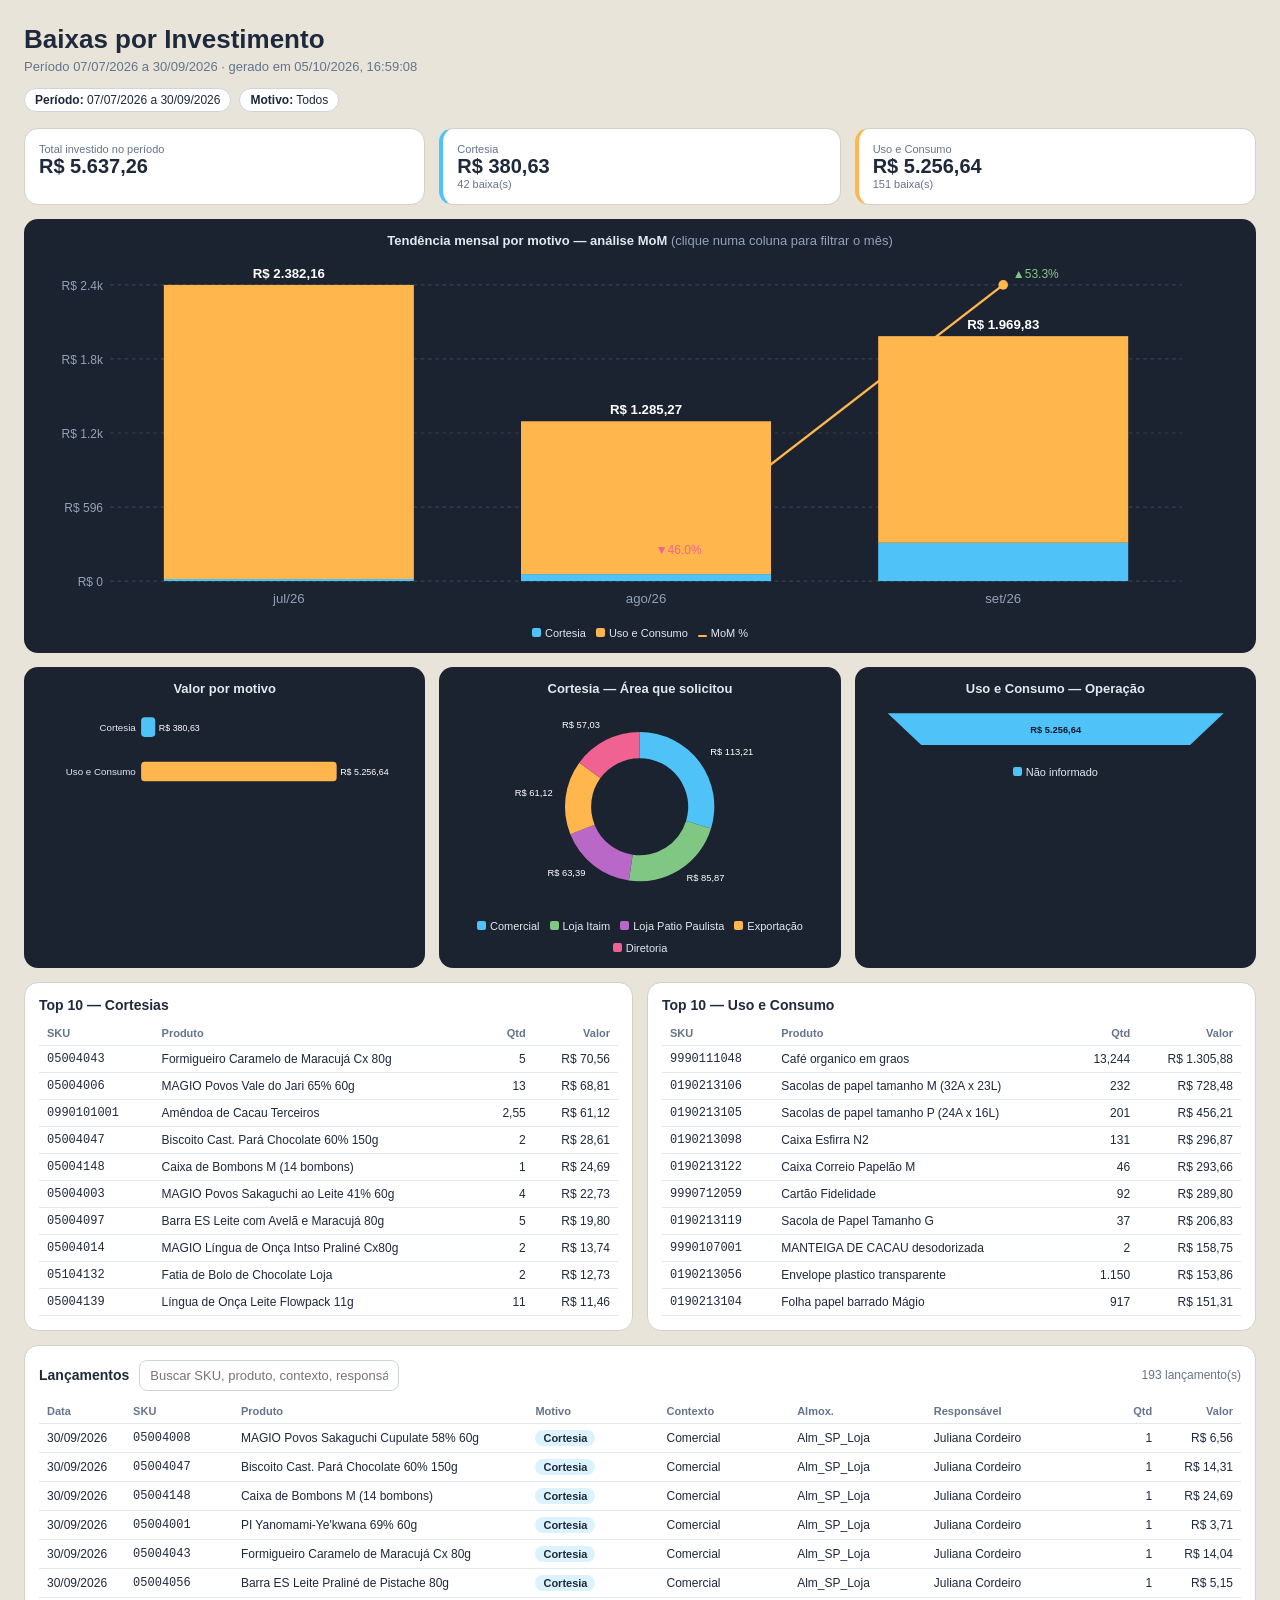
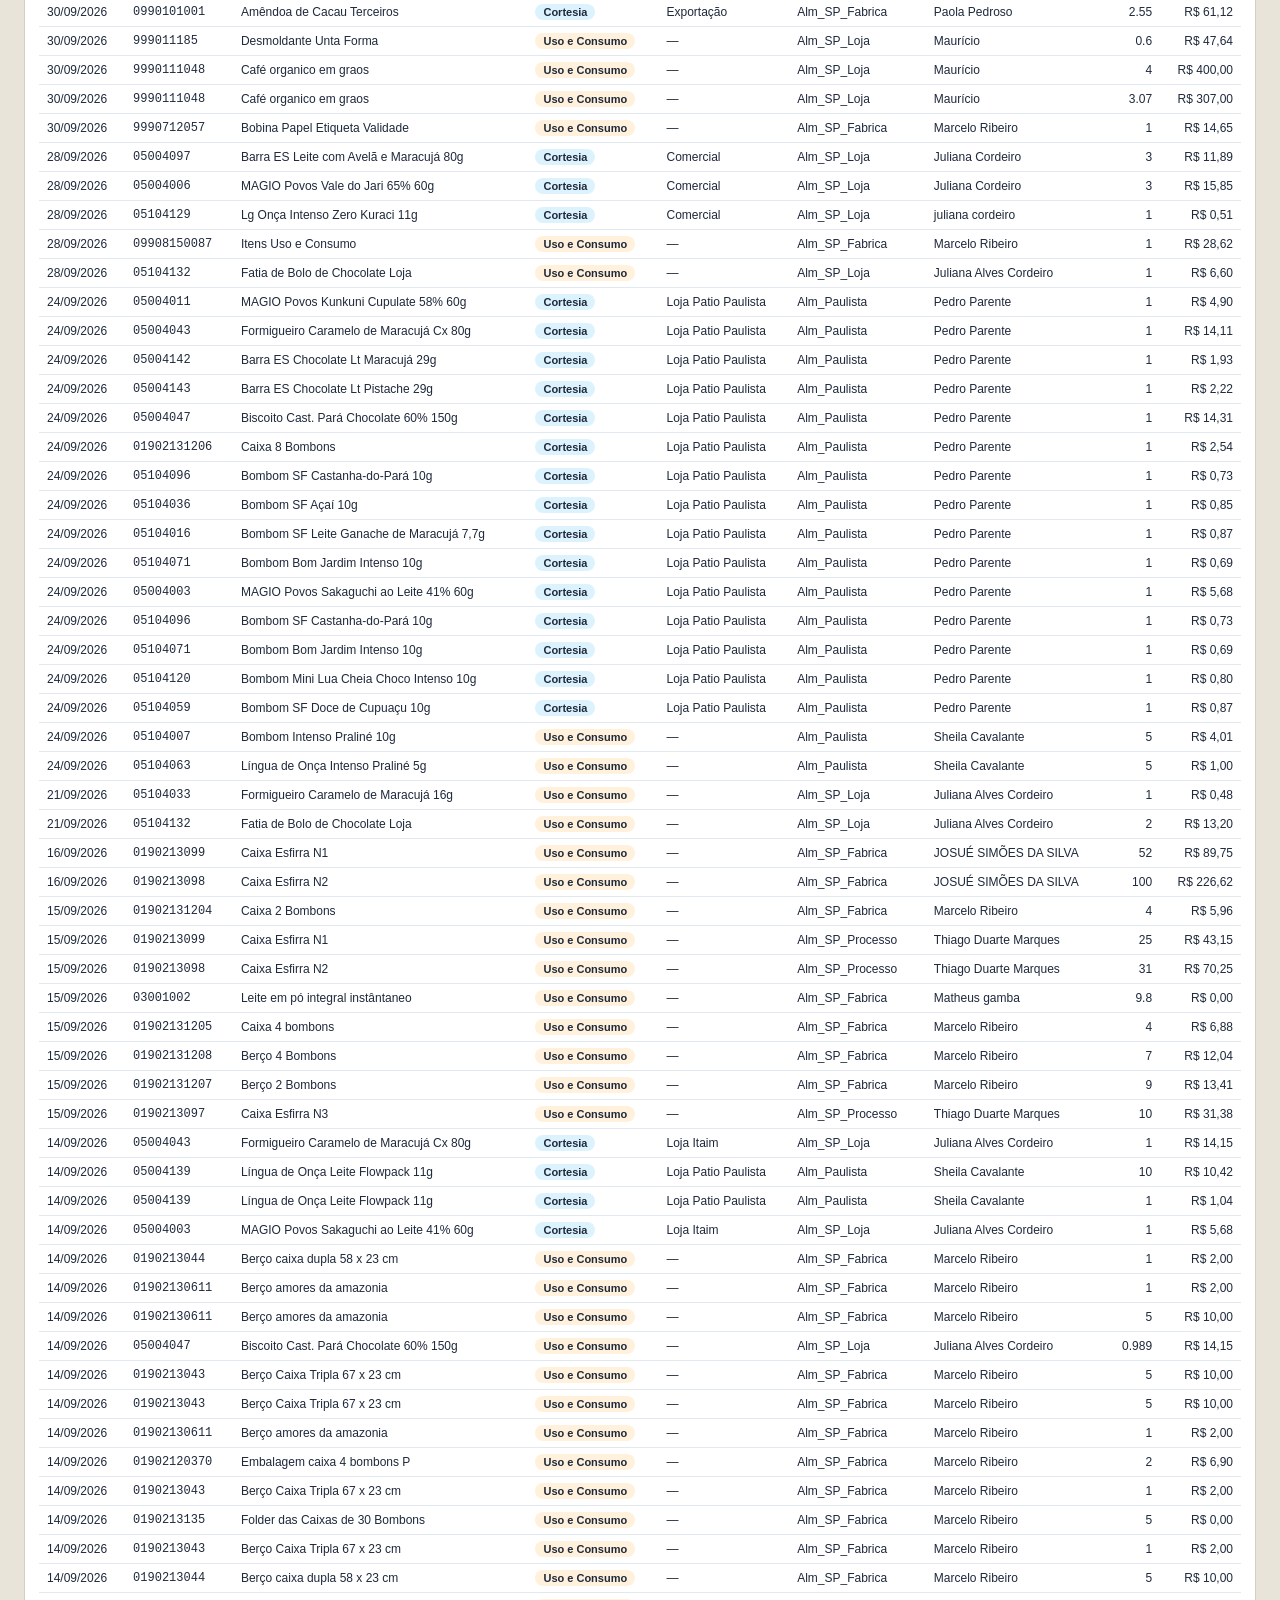
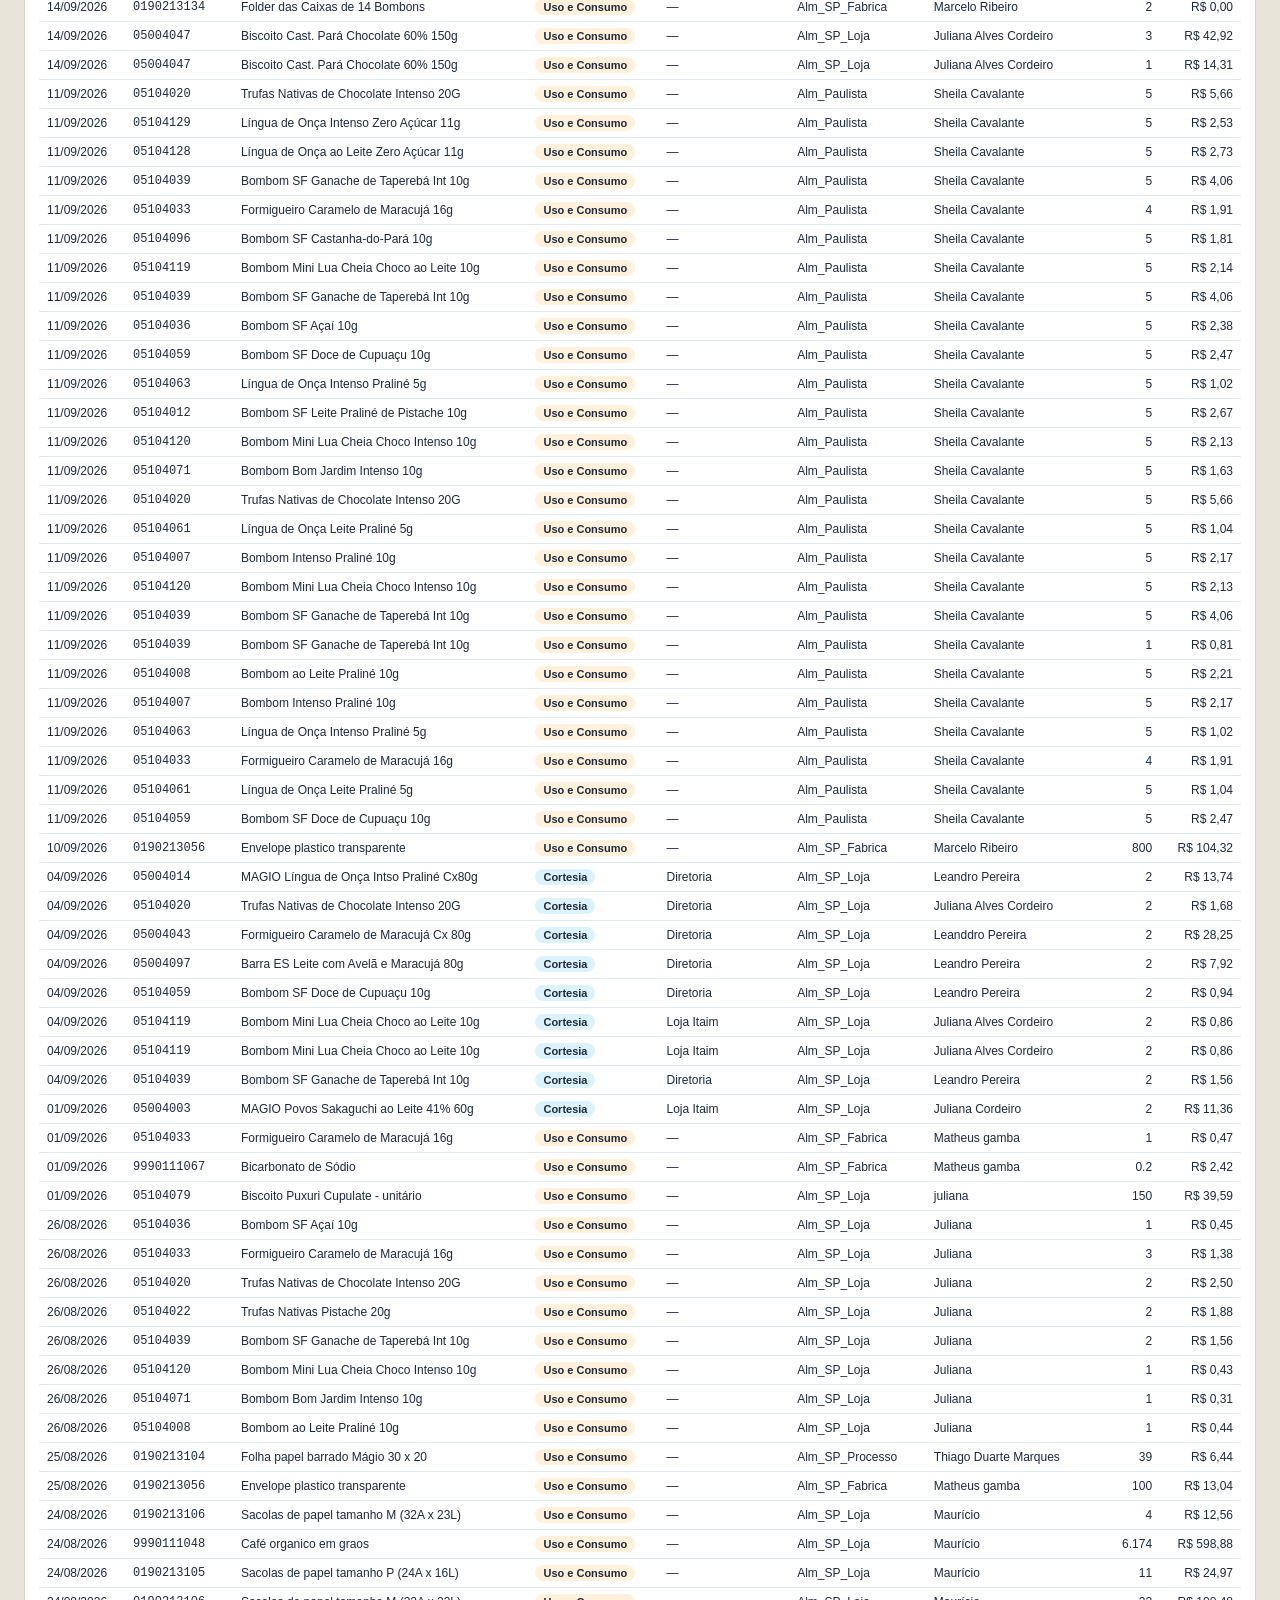
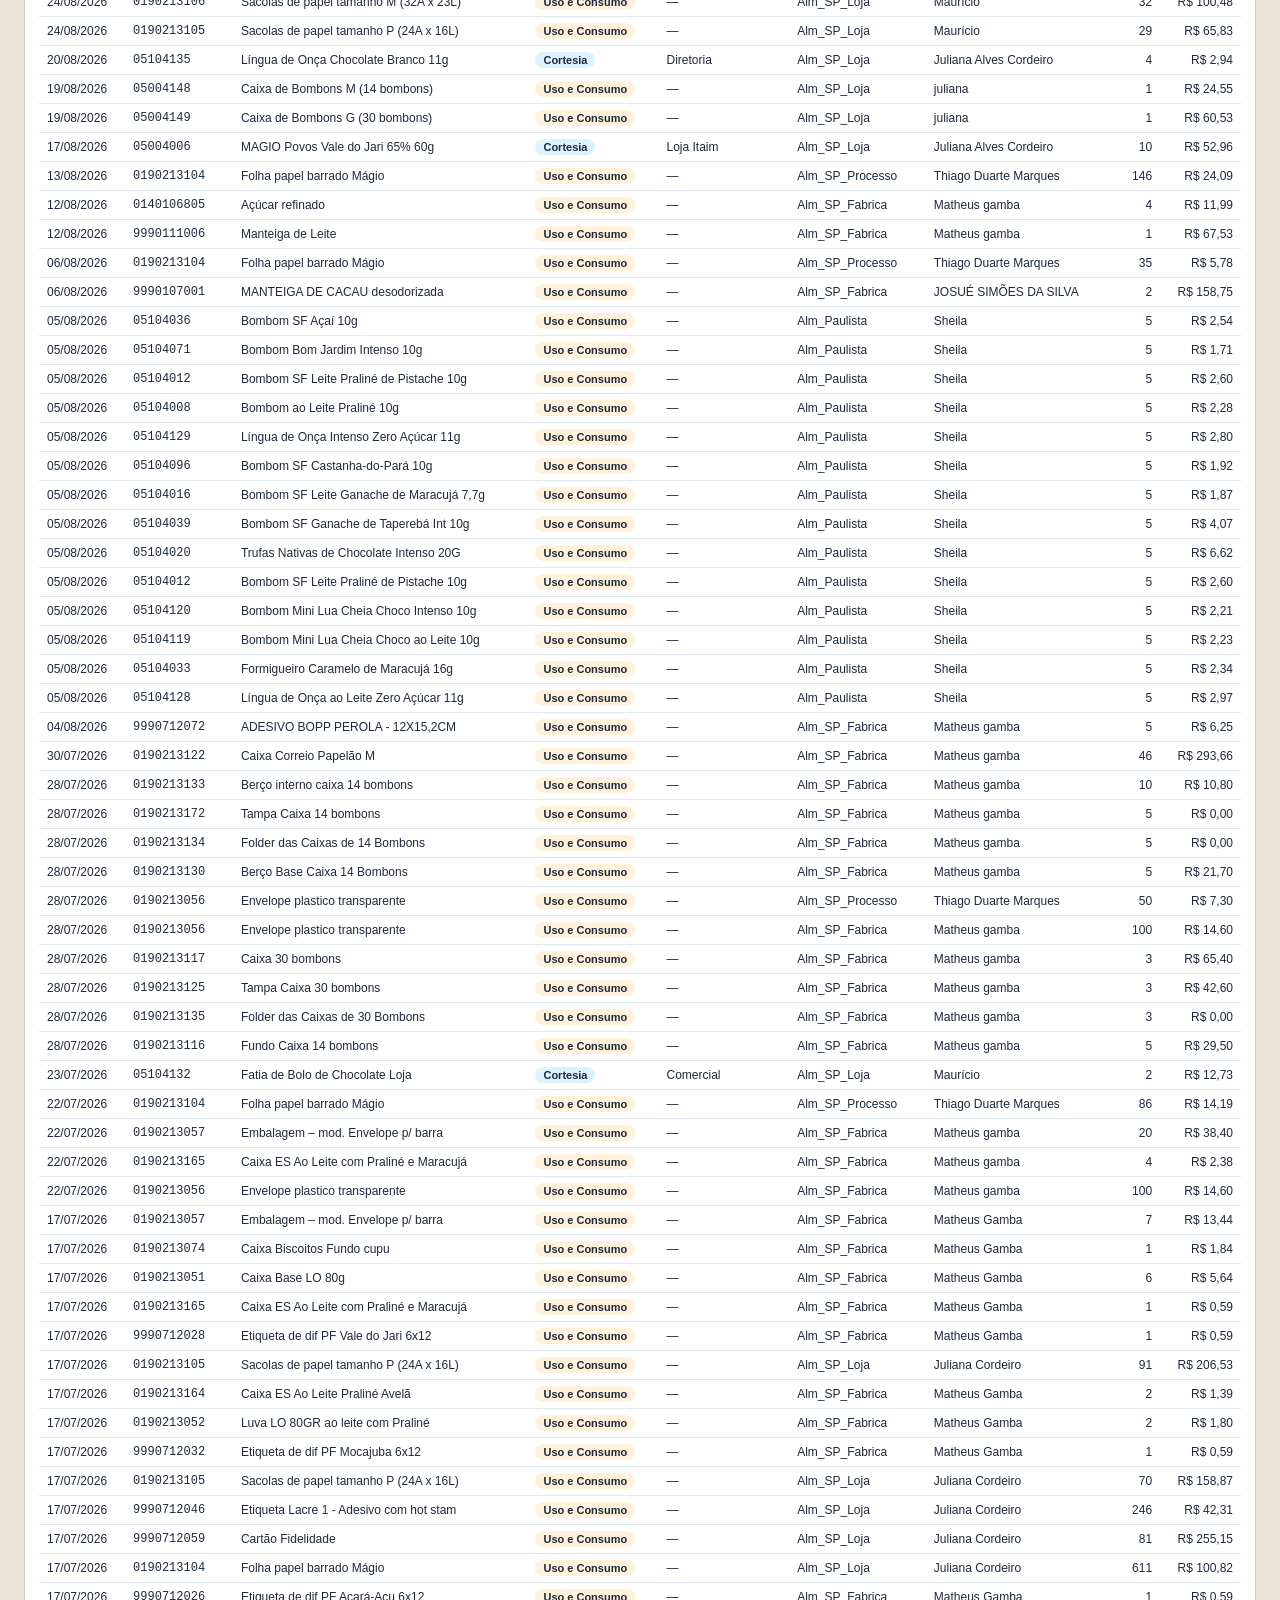
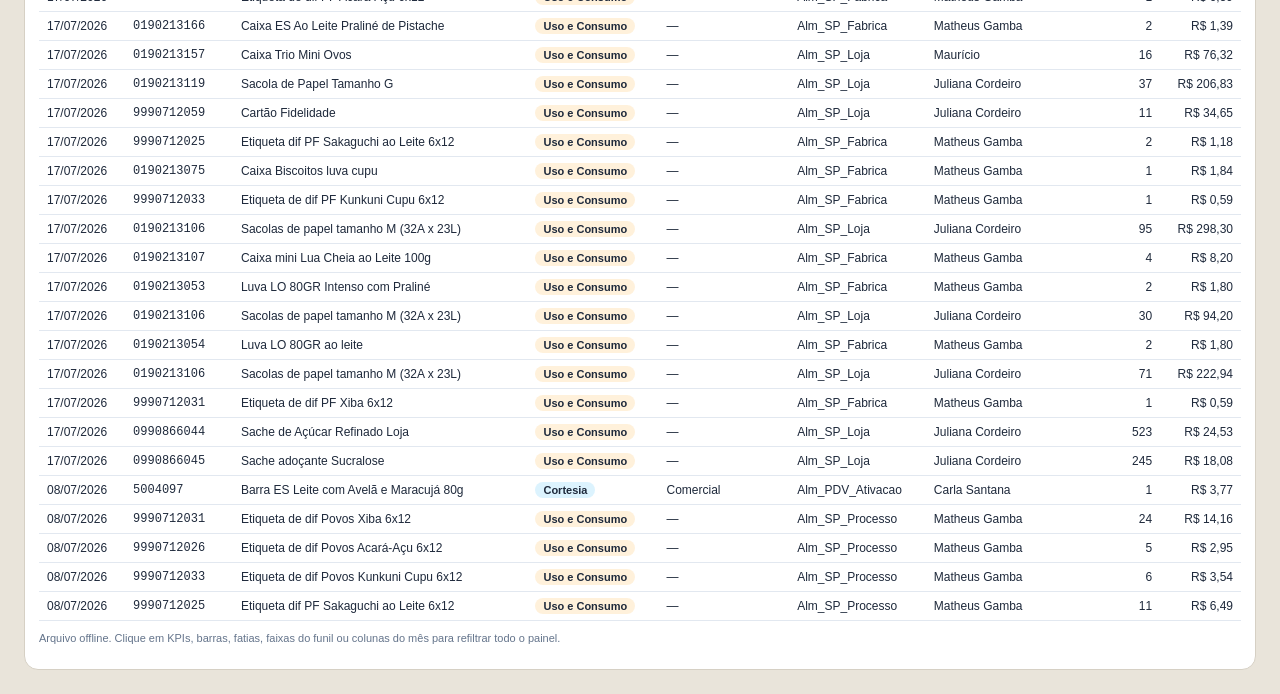
<file: Claude outputs/baixas-por-investimento_2026-07-07_a_2026-09-30.html>
<!doctype html>
<html lang="pt-BR"><head><meta charset="utf-8" />
<meta name="viewport" content="width=device-width, initial-scale=1" />
<title>Baixas por Investimento</title>
<style>
*{box-sizing:border-box}body{margin:0;font-family:-apple-system,Segoe UI,Arial,sans-serif;background:#e9e4da;color:#1e293b;padding:24px}
h1{font-size:26px;margin:0 0 4px}.sub{color:#64748b;font-size:13px;margin:0 0 14px}
.chips{display:flex;flex-wrap:wrap;gap:8px;margin-bottom:16px;align-items:center}
.chip{font-size:12px;padding:4px 10px;border-radius:999px;background:#fff;border:1px solid #cbd5e1}
.chip.x{cursor:pointer;background:#1e293b;color:#fff;border-color:#1e293b}
.grid{display:grid;gap:14px;margin-bottom:14px}.g5{grid-template-columns:repeat(auto-fit,minmax(170px,1fr))}.g3{grid-template-columns:repeat(auto-fit,minmax(300px,1fr))}
.card{background:#fff;border:1px solid #d6d0c4;border-radius:14px;padding:14px}
.kpi{cursor:pointer;user-select:none}.kpi.off{opacity:.35}.kpi .l{font-size:11px;color:#64748b}.kpi .v{font-size:20px;font-weight:700}.kpi .q{font-size:11px;color:#64748b}
.dark{background:#1b2230;color:#e2e8f0;border-color:#1b2230;border-radius:14px;padding:14px}
.dark h2{font-size:13px;text-align:center;margin:0 0 8px}
svg text{font-family:inherit}.clk{cursor:pointer}.dim{opacity:.25}
.leg{display:flex;flex-wrap:wrap;gap:10px;justify-content:center;font-size:11px;margin-top:6px}
.leg span{cursor:pointer}.leg i{display:inline-block;width:9px;height:9px;border-radius:2px;margin-right:4px}
table{width:100%;border-collapse:collapse;font-size:12px}th,td{padding:6px 8px;border-bottom:1px solid #e2e8f0;text-align:left}
th{color:#64748b;font-size:11px;cursor:pointer}td.n,th.n{text-align:right;font-variant-numeric:tabular-nums}
td.m{font-family:monospace}h3{font-size:14px;margin:0 0 8px}
input[type=text]{border:1px solid #cbd5e1;border-radius:8px;padding:7px 10px;font-size:13px;min-width:260px}
.tip{position:fixed;display:none;pointer-events:none;background:#0f172a;color:#fff;font-size:12px;padding:6px 10px;border-radius:8px;z-index:9}
.badge{display:inline-block;padding:2px 8px;border-radius:999px;font-size:11px;font-weight:600}
</style></head><body>
<h1 id="t"></h1><p class="sub" id="s"></p>
<div class="chips" id="chips"></div>
<div class="grid g5" id="kpis"></div>
<div class="dark" style="margin-bottom:14px"><h2>Tendência mensal por motivo — análise MoM <span style="font-weight:400;color:#94a3b8">(clique numa coluna para filtrar o mês)</span></h2><div id="trend"></div><div class="leg" id="legT"></div></div>
<div class="grid g3">
 <div class="dark"><h2>Valor por motivo</h2><div id="bars"></div></div>
 <div class="dark"><h2>Cortesia — Área que solicitou</h2><div id="donut"></div><div class="leg" id="legD"></div></div>
 <div class="dark"><h2>Uso e Consumo — Operação</h2><div id="funnel"></div><div class="leg" id="legF"></div></div>
</div>
<div class="grid g3" id="tops"></div>
<div class="card"><div style="display:flex;gap:10px;align-items:center;margin-bottom:8px;flex-wrap:wrap"><h3 style="margin:0">Lançamentos</h3><input type="text" id="busca" placeholder="Buscar SKU, produto, contexto, responsável..."/><span id="cnt" style="font-size:12px;color:#64748b;margin-left:auto"></span></div>
<div style="overflow-x:auto"><table><thead><tr><th data-k="data">Data</th><th data-k="sku">SKU</th><th data-k="descricao">Produto</th><th data-k="motivo">Motivo</th><th data-k="contexto">Contexto</th><th data-k="almox">Almox.</th><th data-k="responsavel">Responsável</th><th data-k="qtd" class="n">Qtd</th><th data-k="valor" class="n">Valor</th></tr></thead><tbody id="tb"></tbody></table></div>
<p style="font-size:11px;color:#64748b">Arquivo offline. Clique em KPIs, barras, fatias, faixas do funil ou colunas do mês para refiltrar todo o painel.</p></div>
<div class="tip" id="tip"></div>
<script id="d" type="application/json">{"titulo": "Baixas por Investimento", "de": "2026-07-07", "ate": "2026-09-30", "motivos": ["Cortesia", "Uso e Consumo"], "motivosAtivos": ["Cortesia", "Uso e Consumo"], "paleta": {"Cortesia": "#4FC3F7", "Uso e Consumo": "#FFB74D"}, "linhas": [{"data": "2026-09-14", "sku": "05004043", "descricao": "Formigueiro Caramelo de Maracujá Cx 80g", "motivo": "Cortesia", "contexto": "Loja Itaim", "almox": "Alm_SP_Loja", "responsavel": "Juliana Alves Cordeiro", "qtd": 1, "valor": 14.1515}, {"data": "2026-07-08", "sku": "5004097", "descricao": "Barra ES Leite com Avelã e Maracujá 80g", "motivo": "Cortesia", "contexto": "Comercial", "almox": "Alm_PDV_Ativacao", "responsavel": "Carla Santana", "qtd": 1, "valor": 3.7672}, {"data": "2026-09-04", "sku": "05004014", "descricao": "MAGIO Língua de Onça Intso Praliné Cx80g", "motivo": "Cortesia", "contexto": "Diretoria", "almox": "Alm_SP_Loja", "responsavel": "Leandro Pereira", "qtd": 2, "valor": 13.7416}, {"data": "2026-07-23", "sku": "05104132", "descricao": "Fatia de Bolo de Chocolate Loja", "motivo": "Cortesia", "contexto": "Comercial", "almox": "Alm_SP_Loja", "responsavel": "Maurício", "qtd": 2, "valor": 12.7342}, {"data": "2026-08-17", "sku": "05004006", "descricao": "MAGIO Povos Vale do Jari 65% 60g", "motivo": "Cortesia", "contexto": "Loja Itaim", "almox": "Alm_SP_Loja", "responsavel": "Juliana Alves Cordeiro", "qtd": 10, "valor": 52.957}, {"data": "2026-09-04", "sku": "05104020", "descricao": "Trufas Nativas de Chocolate Intenso  20G", "motivo": "Cortesia", "contexto": "Diretoria", "almox": "Alm_SP_Loja", "responsavel": "Juliana Alves Cordeiro", "qtd": 2, "valor": 1.6842}, {"data": "2026-09-14", "sku": "05004139", "descricao": "Língua de Onça Leite Flowpack 11g", "motivo": "Cortesia", "contexto": "Loja Patio Paulista", "almox": "Alm_Paulista", "responsavel": "Sheila Cavalante", "qtd": 10, "valor": 10.422}, {"data": "2026-09-04", "sku": "05004043", "descricao": "Formigueiro Caramelo de Maracujá Cx 80g", "motivo": "Cortesia", "contexto": "Diretoria", "almox": "Alm_SP_Loja", "responsavel": "Leanddro Pereira", "qtd": 2, "valor": 28.254}, {"data": "2026-09-04", "sku": "05004097", "descricao": "Barra ES Leite com Avelã e Maracujá 80g", "motivo": "Cortesia", "contexto": "Diretoria", "almox": "Alm_SP_Loja", "responsavel": "Leandro Pereira", "qtd": 2, "valor": 7.9152}, {"data": "2026-09-04", "sku": "05104059", "descricao": "Bombom SF Doce de Cupuaçu 10g", "motivo": "Cortesia", "contexto": "Diretoria", "almox": "Alm_SP_Loja", "responsavel": "Leandro Pereira", "qtd": 2, "valor": 0.936}, {"data": "2026-09-04", "sku": "05104119", "descricao": "Bombom Mini Lua Cheia Choco ao Leite 10g", "motivo": "Cortesia", "contexto": "Loja Itaim", "almox": "Alm_SP_Loja", "responsavel": "Juliana Alves Cordeiro", "qtd": 2, "valor": 0.857}, {"data": "2026-08-20", "sku": "05104135", "descricao": "Língua de Onça Chocolate Branco 11g", "motivo": "Cortesia", "contexto": "Diretoria", "almox": "Alm_SP_Loja", "responsavel": "Juliana Alves Cordeiro", "qtd": 4, "valor": 2.9412}, {"data": "2026-09-04", "sku": "05104119", "descricao": "Bombom Mini Lua Cheia Choco ao Leite 10g", "motivo": "Cortesia", "contexto": "Loja Itaim", "almox": "Alm_SP_Loja", "responsavel": "Juliana Alves Cordeiro", "qtd": 2, "valor": 0.857}, {"data": "2026-09-24", "sku": "05004011", "descricao": "MAGIO Povos Kunkuni Cupulate 58% 60g", "motivo": "Cortesia", "contexto": "Loja Patio Paulista", "almox": "Alm_Paulista", "responsavel": "Pedro Parente", "qtd": 1, "valor": 4.9027}, {"data": "2026-09-24", "sku": "05004043", "descricao": "Formigueiro Caramelo de Maracujá Cx 80g", "motivo": "Cortesia", "contexto": "Loja Patio Paulista", "almox": "Alm_Paulista", "responsavel": "Pedro Parente", "qtd": 1, "valor": 14.111}, {"data": "2026-09-24", "sku": "05004142", "descricao": "Barra ES Chocolate Lt Maracujá 29g", "motivo": "Cortesia", "contexto": "Loja Patio Paulista", "almox": "Alm_Paulista", "responsavel": "Pedro Parente", "qtd": 1, "valor": 1.9292}, {"data": "2026-09-24", "sku": "05004143", "descricao": "Barra ES Chocolate Lt Pistache 29g", "motivo": "Cortesia", "contexto": "Loja Patio Paulista", "almox": "Alm_Paulista", "responsavel": "Pedro Parente", "qtd": 1, "valor": 2.2201}, {"data": "2026-09-24", "sku": "05004047", "descricao": "Biscoito Cast. Pará Chocolate 60% 150g", "motivo": "Cortesia", "contexto": "Loja Patio Paulista", "almox": "Alm_Paulista", "responsavel": "Pedro Parente", "qtd": 1, "valor": 14.3073}, {"data": "2026-09-24", "sku": "01902131206", "descricao": "Caixa 8 Bombons", "motivo": "Cortesia", "contexto": "Loja Patio Paulista", "almox": "Alm_Paulista", "responsavel": "Pedro Parente", "qtd": 1, "valor": 2.54}, {"data": "2026-09-01", "sku": "05004003", "descricao": "MAGIO Povos Sakaguchi ao Leite 41% 60g", "motivo": "Cortesia", "contexto": "Loja Itaim", "almox": "Alm_SP_Loja", "responsavel": "Juliana Cordeiro", "qtd": 2, "valor": 11.3628}, {"data": "2026-09-24", "sku": "05104096", "descricao": "Bombom SF Castanha-do-Pará 10g", "motivo": "Cortesia", "contexto": "Loja Patio Paulista", "almox": "Alm_Paulista", "responsavel": "Pedro Parente", "qtd": 1, "valor": 0.7339}, {"data": "2026-09-24", "sku": "05104036", "descricao": "Bombom SF Açaí 10g", "motivo": "Cortesia", "contexto": "Loja Patio Paulista", "almox": "Alm_Paulista", "responsavel": "Pedro Parente", "qtd": 1, "valor": 0.848}, {"data": "2026-09-30", "sku": "05004008", "descricao": "MAGIO Povos Sakaguchi Cupulate 58% 60g", "motivo": "Cortesia", "contexto": "Comercial", "almox": "Alm_SP_Loja", "responsavel": "Juliana Cordeiro", "qtd": 1, "valor": 6.5594}, {"data": "2026-09-30", "sku": "05004047", "descricao": "Biscoito Cast. Pará Chocolate 60% 150g", "motivo": "Cortesia", "contexto": "Comercial", "almox": "Alm_SP_Loja", "responsavel": "Juliana Cordeiro", "qtd": 1, "valor": 14.3073}, {"data": "2026-09-24", "sku": "05104016", "descricao": "Bombom SF Leite Ganache de Maracujá 7,7g", "motivo": "Cortesia", "contexto": "Loja Patio Paulista", "almox": "Alm_Paulista", "responsavel": "Pedro Parente", "qtd": 1, "valor": 0.8729}, {"data": "2026-09-24", "sku": "05104071", "descricao": "Bombom Bom Jardim Intenso 10g", "motivo": "Cortesia", "contexto": "Loja Patio Paulista", "almox": "Alm_Paulista", "responsavel": "Pedro Parente", "qtd": 1, "valor": 0.69}, {"data": "2026-09-14", "sku": "05004139", "descricao": "Língua de Onça Leite Flowpack 11g", "motivo": "Cortesia", "contexto": "Loja Patio Paulista", "almox": "Alm_Paulista", "responsavel": "Sheila Cavalante", "qtd": 1, "valor": 1.0422}, {"data": "2026-09-04", "sku": "05104039", "descricao": "Bombom SF Ganache de Taperebá Int 10g", "motivo": "Cortesia", "contexto": "Diretoria", "almox": "Alm_SP_Loja", "responsavel": "Leandro Pereira", "qtd": 2, "valor": 1.562}, {"data": "2026-09-24", "sku": "05004003", "descricao": "MAGIO Povos Sakaguchi ao Leite 41% 60g", "motivo": "Cortesia", "contexto": "Loja Patio Paulista", "almox": "Alm_Paulista", "responsavel": "Pedro Parente", "qtd": 1, "valor": 5.6814}, {"data": "2026-09-28", "sku": "05004097", "descricao": "Barra ES Leite com Avelã e Maracujá 80g", "motivo": "Cortesia", "contexto": "Comercial", "almox": "Alm_SP_Loja", "responsavel": "Juliana Cordeiro", "qtd": 3, "valor": 11.8884}, {"data": "2026-09-14", "sku": "05004003", "descricao": "MAGIO Povos Sakaguchi ao Leite 41% 60g", "motivo": "Cortesia", "contexto": "Loja Itaim", "almox": "Alm_SP_Loja", "responsavel": "Juliana Alves Cordeiro", "qtd": 1, "valor": 5.6814}, {"data": "2026-09-28", "sku": "05004006", "descricao": "MAGIO Povos Vale do Jari 65% 60g", "motivo": "Cortesia", "contexto": "Comercial", "almox": "Alm_SP_Loja", "responsavel": "Juliana Cordeiro", "qtd": 3, "valor": 15.8544}, {"data": "2026-09-24", "sku": "05104096", "descricao": "Bombom SF Castanha-do-Pará 10g", "motivo": "Cortesia", "contexto": "Loja Patio Paulista", "almox": "Alm_Paulista", "responsavel": "Pedro Parente", "qtd": 1, "valor": 0.7339}, {"data": "2026-09-28", "sku": "05104129", "descricao": "Lg Onça Intenso Zero Kuraci 11g", "motivo": "Cortesia", "contexto": "Comercial", "almox": "Alm_SP_Loja", "responsavel": "juliana cordeiro", "qtd": 1, "valor": 0.5052}, {"data": "2026-09-30", "sku": "05004148", "descricao": "Caixa de Bombons M (14 bombons)", "motivo": "Cortesia", "contexto": "Comercial", "almox": "Alm_SP_Loja", "responsavel": "Juliana Cordeiro", "qtd": 1, "valor": 24.6946}, {"data": "2026-09-30", "sku": "05004001", "descricao": "PI Yanomami-Ye'kwana 69% 60g", "motivo": "Cortesia", "contexto": "Comercial", "almox": "Alm_SP_Loja", "responsavel": "Juliana Cordeiro", "qtd": 1, "valor": 3.7107}, {"data": "2026-09-24", "sku": "05104071", "descricao": "Bombom Bom Jardim Intenso 10g", "motivo": "Cortesia", "contexto": "Loja Patio Paulista", "almox": "Alm_Paulista", "responsavel": "Pedro Parente", "qtd": 1, "valor": 0.69}, {"data": "2026-09-24", "sku": "05104120", "descricao": "Bombom Mini Lua Cheia Choco Intenso 10g", "motivo": "Cortesia", "contexto": "Loja Patio Paulista", "almox": "Alm_Paulista", "responsavel": "Pedro Parente", "qtd": 1, "valor": 0.7978}, {"data": "2026-09-24", "sku": "05104059", "descricao": "Bombom SF Doce de Cupuaçu 10g", "motivo": "Cortesia", "contexto": "Loja Patio Paulista", "almox": "Alm_Paulista", "responsavel": "Pedro Parente", "qtd": 1, "valor": 0.8671}, {"data": "2026-09-30", "sku": "05004043", "descricao": "Formigueiro Caramelo de Maracujá Cx 80g", "motivo": "Cortesia", "contexto": "Comercial", "almox": "Alm_SP_Loja", "responsavel": "Juliana Cordeiro", "qtd": 1, "valor": 14.0445}, {"data": "2026-09-30", "sku": "05004056", "descricao": "Barra ES Leite Praliné de Pistache 80g", "motivo": "Cortesia", "contexto": "Comercial", "almox": "Alm_SP_Loja", "responsavel": "Juliana Cordeiro", "qtd": 1, "valor": 5.1482}, {"data": "2026-09-30", "sku": "0990101001", "descricao": "Amêndoa de Cacau Terceiros", "motivo": "Cortesia", "contexto": "Exportação", "almox": "Alm_SP_Fabrica", "responsavel": "Paola Pedroso", "qtd": 2.55, "valor": 61.1235}, {"data": "2026-07-17", "sku": "0190213057", "descricao": "Embalagem – mod. Envelope p/ barra", "motivo": "Uso e Consumo", "contexto": "", "almox": "Alm_SP_Fabrica", "responsavel": "Matheus Gamba", "qtd": 7, "valor": 13.44}, {"data": "2026-07-17", "sku": "0190213074", "descricao": "Caixa Biscoitos Fundo cupu", "motivo": "Uso e Consumo", "contexto": "", "almox": "Alm_SP_Fabrica", "responsavel": "Matheus Gamba", "qtd": 1, "valor": 1.835}, {"data": "2026-07-17", "sku": "0190213051", "descricao": "Caixa Base  LO 80g", "motivo": "Uso e Consumo", "contexto": "", "almox": "Alm_SP_Fabrica", "responsavel": "Matheus Gamba", "qtd": 6, "valor": 5.64}, {"data": "2026-07-17", "sku": "0190213165", "descricao": "Caixa ES Ao Leite com Praliné e Maracujá", "motivo": "Uso e Consumo", "contexto": "", "almox": "Alm_SP_Fabrica", "responsavel": "Matheus Gamba", "qtd": 1, "valor": 0.5945}, {"data": "2026-07-17", "sku": "9990712028", "descricao": "Etiqueta de dif PF Vale do Jari 6x12", "motivo": "Uso e Consumo", "contexto": "", "almox": "Alm_SP_Fabrica", "responsavel": "Matheus Gamba", "qtd": 1, "valor": 0.59}, {"data": "2026-07-17", "sku": "0190213105", "descricao": "Sacolas de papel tamanho P (24A x 16L)", "motivo": "Uso e Consumo", "contexto": "", "almox": "Alm_SP_Loja", "responsavel": "Juliana Cordeiro", "qtd": 91, "valor": 206.5336}, {"data": "2026-07-17", "sku": "0190213164", "descricao": "Caixa ES Ao Leite Praliné Avelã", "motivo": "Uso e Consumo", "contexto": "", "almox": "Alm_SP_Fabrica", "responsavel": "Matheus Gamba", "qtd": 2, "valor": 1.3906}, {"data": "2026-07-17", "sku": "0190213052", "descricao": "Luva LO 80GR ao leite com Praliné", "motivo": "Uso e Consumo", "contexto": "", "almox": "Alm_SP_Fabrica", "responsavel": "Matheus Gamba", "qtd": 2, "valor": 1.8}, {"data": "2026-07-17", "sku": "9990712032", "descricao": "Etiqueta de dif PF Mocajuba 6x12", "motivo": "Uso e Consumo", "contexto": "", "almox": "Alm_SP_Fabrica", "responsavel": "Matheus Gamba", "qtd": 1, "valor": 0.59}, {"data": "2026-07-17", "sku": "0190213105", "descricao": "Sacolas de papel tamanho P (24A x 16L)", "motivo": "Uso e Consumo", "contexto": "", "almox": "Alm_SP_Loja", "responsavel": "Juliana Cordeiro", "qtd": 70, "valor": 158.872}, {"data": "2026-07-17", "sku": "9990712046", "descricao": "Etiqueta Lacre 1  - Adesivo com hot stam", "motivo": "Uso e Consumo", "contexto": "", "almox": "Alm_SP_Loja", "responsavel": "Juliana Cordeiro", "qtd": 246, "valor": 42.312}, {"data": "2026-07-17", "sku": "9990712059", "descricao": "Cartão Fidelidade", "motivo": "Uso e Consumo", "contexto": "", "almox": "Alm_SP_Loja", "responsavel": "Juliana Cordeiro", "qtd": 81, "valor": 255.15}, {"data": "2026-07-17", "sku": "0190213104", "descricao": "Folha papel barrado Mágio", "motivo": "Uso e Consumo", "contexto": "", "almox": "Alm_SP_Loja", "responsavel": "Juliana Cordeiro", "qtd": 611, "valor": 100.815}, {"data": "2026-07-17", "sku": "9990712026", "descricao": "Etiqueta de dif PF Acará-Açu 6x12", "motivo": "Uso e Consumo", "contexto": "", "almox": "Alm_SP_Fabrica", "responsavel": "Matheus Gamba", "qtd": 1, "valor": 0.59}, {"data": "2026-07-17", "sku": "0190213166", "descricao": "Caixa ES Ao Leite Praliné de Pistache", "motivo": "Uso e Consumo", "contexto": "", "almox": "Alm_SP_Fabrica", "responsavel": "Matheus Gamba", "qtd": 2, "valor": 1.3906}, {"data": "2026-07-17", "sku": "0190213157", "descricao": "Caixa Trio Mini Ovos", "motivo": "Uso e Consumo", "contexto": "", "almox": "Alm_SP_Loja", "responsavel": "Maurício", "qtd": 16, "valor": 76.32}, {"data": "2026-07-17", "sku": "0190213119", "descricao": "Sacola de Papel Tamanho G", "motivo": "Uso e Consumo", "contexto": "", "almox": "Alm_SP_Loja", "responsavel": "Juliana Cordeiro", "qtd": 37, "valor": 206.83}, {"data": "2026-07-17", "sku": "9990712059", "descricao": "Cartão Fidelidade", "motivo": "Uso e Consumo", "contexto": "", "almox": "Alm_SP_Loja", "responsavel": "Juliana Cordeiro", "qtd": 11, "valor": 34.65}, {"data": "2026-07-17", "sku": "9990712025", "descricao": "Etiqueta dif PF Sakaguchi ao Leite 6x12", "motivo": "Uso e Consumo", "contexto": "", "almox": "Alm_SP_Fabrica", "responsavel": "Matheus Gamba", "qtd": 2, "valor": 1.18}, {"data": "2026-07-17", "sku": "0190213075", "descricao": "Caixa Biscoitos luva cupu", "motivo": "Uso e Consumo", "contexto": "", "almox": "Alm_SP_Fabrica", "responsavel": "Matheus Gamba", "qtd": 1, "valor": 1.835}, {"data": "2026-07-17", "sku": "9990712033", "descricao": "Etiqueta de dif PF Kunkuni Cupu 6x12", "motivo": "Uso e Consumo", "contexto": "", "almox": "Alm_SP_Fabrica", "responsavel": "Matheus Gamba", "qtd": 1, "valor": 0.59}, {"data": "2026-07-17", "sku": "0190213106", "descricao": "Sacolas de papel tamanho M (32A x 23L)", "motivo": "Uso e Consumo", "contexto": "", "almox": "Alm_SP_Loja", "responsavel": "Juliana Cordeiro", "qtd": 95, "valor": 298.3}, {"data": "2026-07-17", "sku": "0190213107", "descricao": "Caixa mini Lua Cheia ao Leite 100g", "motivo": "Uso e Consumo", "contexto": "", "almox": "Alm_SP_Fabrica", "responsavel": "Matheus Gamba", "qtd": 4, "valor": 8.2}, {"data": "2026-07-17", "sku": "0190213053", "descricao": "Luva LO 80GR Intenso com Praliné", "motivo": "Uso e Consumo", "contexto": "", "almox": "Alm_SP_Fabrica", "responsavel": "Matheus Gamba", "qtd": 2, "valor": 1.8}, {"data": "2026-07-17", "sku": "0190213106", "descricao": "Sacolas de papel tamanho M (32A x 23L)", "motivo": "Uso e Consumo", "contexto": "", "almox": "Alm_SP_Loja", "responsavel": "Juliana Cordeiro", "qtd": 30, "valor": 94.2}, {"data": "2026-07-17", "sku": "0190213054", "descricao": "Luva LO 80GR ao leite", "motivo": "Uso e Consumo", "contexto": "", "almox": "Alm_SP_Fabrica", "responsavel": "Matheus Gamba", "qtd": 2, "valor": 1.8}, {"data": "2026-07-17", "sku": "0190213106", "descricao": "Sacolas de papel tamanho M (32A x 23L)", "motivo": "Uso e Consumo", "contexto": "", "almox": "Alm_SP_Loja", "responsavel": "Juliana Cordeiro", "qtd": 71, "valor": 222.94}, {"data": "2026-07-17", "sku": "9990712031", "descricao": "Etiqueta de dif PF Xiba 6x12", "motivo": "Uso e Consumo", "contexto": "", "almox": "Alm_SP_Fabrica", "responsavel": "Matheus Gamba", "qtd": 1, "valor": 0.59}, {"data": "2026-07-17", "sku": "0990866044", "descricao": "Sache de Açúcar Refinado Loja", "motivo": "Uso e Consumo", "contexto": "", "almox": "Alm_SP_Loja", "responsavel": "Juliana Cordeiro", "qtd": 523, "valor": 24.5287}, {"data": "2026-07-17", "sku": "0990866045", "descricao": "Sache adoçante Sucralose", "motivo": "Uso e Consumo", "contexto": "", "almox": "Alm_SP_Loja", "responsavel": "Juliana Cordeiro", "qtd": 245, "valor": 18.081}, {"data": "2026-09-28", "sku": "09908150087", "descricao": "Itens Uso e Consumo", "motivo": "Uso e Consumo", "contexto": "", "almox": "Alm_SP_Fabrica", "responsavel": "Marcelo Ribeiro", "qtd": 1, "valor": 28.618}, {"data": "2026-07-08", "sku": "9990712031", "descricao": "Etiqueta de dif Povos Xiba 6x12", "motivo": "Uso e Consumo", "contexto": "", "almox": "Alm_SP_Processo", "responsavel": "Matheus Gamba", "qtd": 24, "valor": 14.16}, {"data": "2026-07-08", "sku": "9990712026", "descricao": "Etiqueta de dif Povos Acará-Açu 6x12", "motivo": "Uso e Consumo", "contexto": "", "almox": "Alm_SP_Processo", "responsavel": "Matheus Gamba", "qtd": 5, "valor": 2.95}, {"data": "2026-07-08", "sku": "9990712033", "descricao": "Etiqueta de dif Povos Kunkuni Cupu 6x12", "motivo": "Uso e Consumo", "contexto": "", "almox": "Alm_SP_Processo", "responsavel": "Matheus Gamba", "qtd": 6, "valor": 3.54}, {"data": "2026-07-08", "sku": "9990712025", "descricao": "Etiqueta dif PF Sakaguchi ao Leite 6x12", "motivo": "Uso e Consumo", "contexto": "", "almox": "Alm_SP_Processo", "responsavel": "Matheus Gamba", "qtd": 11, "valor": 6.49}, {"data": "2026-07-28", "sku": "0190213133", "descricao": "Berço interno caixa 14 bombons", "motivo": "Uso e Consumo", "contexto": "", "almox": "Alm_SP_Fabrica", "responsavel": "Matheus gamba ", "qtd": 10, "valor": 10.8}, {"data": "2026-07-28", "sku": "0190213172", "descricao": "Tampa Caixa 14 bombons", "motivo": "Uso e Consumo", "contexto": "", "almox": "Alm_SP_Fabrica", "responsavel": "Matheus gamba ", "qtd": 5, "valor": 0}, {"data": "2026-07-28", "sku": "0190213134", "descricao": "Folder das Caixas de 14 Bombons", "motivo": "Uso e Consumo", "contexto": "", "almox": "Alm_SP_Fabrica", "responsavel": "Matheus gamba ", "qtd": 5, "valor": 0}, {"data": "2026-07-22", "sku": "0190213104", "descricao": "Folha papel barrado Mágio", "motivo": "Uso e Consumo", "contexto": "", "almox": "Alm_SP_Processo", "responsavel": "Thiago Duarte Marques", "qtd": 86, "valor": 14.19}, {"data": "2026-07-22", "sku": "0190213057", "descricao": "Embalagem – mod. Envelope p/ barra", "motivo": "Uso e Consumo", "contexto": "", "almox": "Alm_SP_Fabrica", "responsavel": "Matheus gamba ", "qtd": 20, "valor": 38.4}, {"data": "2026-07-22", "sku": "0190213165", "descricao": "Caixa ES Ao Leite com Praliné e Maracujá", "motivo": "Uso e Consumo", "contexto": "", "almox": "Alm_SP_Fabrica", "responsavel": "Matheus gamba ", "qtd": 4, "valor": 2.378}, {"data": "2026-07-22", "sku": "0190213056", "descricao": "Envelope plastico transparente", "motivo": "Uso e Consumo", "contexto": "", "almox": "Alm_SP_Fabrica", "responsavel": "Matheus gamba ", "qtd": 100, "valor": 14.6}, {"data": "2026-07-28", "sku": "0190213130", "descricao": "Berço Base Caixa 14 Bombons", "motivo": "Uso e Consumo", "contexto": "", "almox": "Alm_SP_Fabrica", "responsavel": "Matheus gamba ", "qtd": 5, "valor": 21.7}, {"data": "2026-07-28", "sku": "0190213056", "descricao": "Envelope plastico transparente", "motivo": "Uso e Consumo", "contexto": "", "almox": "Alm_SP_Processo", "responsavel": "Thiago Duarte Marques", "qtd": 50, "valor": 7.3}, {"data": "2026-07-28", "sku": "0190213056", "descricao": "Envelope plastico transparente", "motivo": "Uso e Consumo", "contexto": "", "almox": "Alm_SP_Fabrica", "responsavel": "Matheus gamba ", "qtd": 100, "valor": 14.6}, {"data": "2026-07-28", "sku": "0190213117", "descricao": "Caixa 30 bombons", "motivo": "Uso e Consumo", "contexto": "", "almox": "Alm_SP_Fabrica", "responsavel": "Matheus gamba ", "qtd": 3, "valor": 65.4}, {"data": "2026-07-28", "sku": "0190213125", "descricao": "Tampa Caixa 30 bombons", "motivo": "Uso e Consumo", "contexto": "", "almox": "Alm_SP_Fabrica", "responsavel": "Matheus gamba ", "qtd": 3, "valor": 42.6}, {"data": "2026-07-28", "sku": "0190213135", "descricao": "Folder das Caixas de 30 Bombons", "motivo": "Uso e Consumo", "contexto": "", "almox": "Alm_SP_Fabrica", "responsavel": "Matheus gamba ", "qtd": 3, "valor": 0}, {"data": "2026-07-28", "sku": "0190213116", "descricao": "Fundo Caixa 14 bombons", "motivo": "Uso e Consumo", "contexto": "", "almox": "Alm_SP_Fabrica", "responsavel": "Matheus gamba ", "qtd": 5, "valor": 29.5}, {"data": "2026-07-30", "sku": "0190213122", "descricao": "Caixa Correio Papelão M", "motivo": "Uso e Consumo", "contexto": "", "almox": "Alm_SP_Fabrica", "responsavel": "Matheus gamba ", "qtd": 46, "valor": 293.664}, {"data": "2026-08-04", "sku": "9990712072", "descricao": "ADESIVO BOPP PEROLA - 12X15,2CM", "motivo": "Uso e Consumo", "contexto": "", "almox": "Alm_SP_Fabrica", "responsavel": "Matheus gamba ", "qtd": 5, "valor": 6.25}, {"data": "2026-08-05", "sku": "05104036", "descricao": "Bombom SF Açaí 10g", "motivo": "Uso e Consumo", "contexto": "", "almox": "Alm_Paulista", "responsavel": "Sheila", "qtd": 5, "valor": 2.5405}, {"data": "2026-08-05", "sku": "05104071", "descricao": "Bombom Bom Jardim Intenso 10g", "motivo": "Uso e Consumo", "contexto": "", "almox": "Alm_Paulista", "responsavel": "Sheila", "qtd": 5, "valor": 1.709}, {"data": "2026-08-05", "sku": "05104012", "descricao": "Bombom SF Leite Praliné de Pistache 10g", "motivo": "Uso e Consumo", "contexto": "", "almox": "Alm_Paulista", "responsavel": "Sheila", "qtd": 5, "valor": 2.599}, {"data": "2026-08-05", "sku": "05104008", "descricao": "Bombom ao Leite Praliné 10g", "motivo": "Uso e Consumo", "contexto": "", "almox": "Alm_Paulista", "responsavel": "Sheila", "qtd": 5, "valor": 2.277}, {"data": "2026-08-05", "sku": "05104129", "descricao": "Língua de Onça Intenso Zero Açúcar 11g", "motivo": "Uso e Consumo", "contexto": "", "almox": "Alm_Paulista", "responsavel": "Sheila", "qtd": 5, "valor": 2.7985}, {"data": "2026-08-06", "sku": "0190213104", "descricao": "Folha papel barrado Mágio", "motivo": "Uso e Consumo", "contexto": "", "almox": "Alm_SP_Processo", "responsavel": "Thiago Duarte Marques", "qtd": 35, "valor": 5.775}, {"data": "2026-08-06", "sku": "9990107001", "descricao": "MANTEIGA DE CACAU desodorizada", "motivo": "Uso e Consumo", "contexto": "", "almox": "Alm_SP_Fabrica", "responsavel": "JOSUÉ SIMÕES DA SILVA", "qtd": 2, "valor": 158.752}, {"data": "2026-08-05", "sku": "05104096", "descricao": "Bombom SF Castanha-do-Pará 10g", "motivo": "Uso e Consumo", "contexto": "", "almox": "Alm_Paulista", "responsavel": "Sheila", "qtd": 5, "valor": 1.9215}, {"data": "2026-08-05", "sku": "05104016", "descricao": "Bombom SF Leite Ganache de Maracujá 7,7g", "motivo": "Uso e Consumo", "contexto": "", "almox": "Alm_Paulista", "responsavel": "Sheila", "qtd": 5, "valor": 1.8695}, {"data": "2026-08-05", "sku": "05104039", "descricao": "Bombom SF Ganache de Taperebá Int 10g", "motivo": "Uso e Consumo", "contexto": "", "almox": "Alm_Paulista", "responsavel": "Sheila", "qtd": 5, "valor": 4.074}, {"data": "2026-08-05", "sku": "05104020", "descricao": "Trufas Nativas de Chocolate Intenso  20G", "motivo": "Uso e Consumo", "contexto": "", "almox": "Alm_Paulista", "responsavel": "Sheila", "qtd": 5, "valor": 6.6195}, {"data": "2026-08-05", "sku": "05104012", "descricao": "Bombom SF Leite Praliné de Pistache 10g", "motivo": "Uso e Consumo", "contexto": "", "almox": "Alm_Paulista", "responsavel": "Sheila", "qtd": 5, "valor": 2.599}, {"data": "2026-08-05", "sku": "05104120", "descricao": "Bombom Mini Lua Cheia Choco Intenso 10g", "motivo": "Uso e Consumo", "contexto": "", "almox": "Alm_Paulista", "responsavel": "Sheila", "qtd": 5, "valor": 2.2115}, {"data": "2026-08-05", "sku": "05104119", "descricao": "Bombom Mini Lua Cheia Choco ao Leite 10g", "motivo": "Uso e Consumo", "contexto": "", "almox": "Alm_Paulista", "responsavel": "Sheila", "qtd": 5, "valor": 2.225}, {"data": "2026-08-05", "sku": "05104033", "descricao": "Formigueiro Caramelo de Maracujá 16g", "motivo": "Uso e Consumo", "contexto": "", "almox": "Alm_Paulista", "responsavel": "Sheila", "qtd": 5, "valor": 2.344}, {"data": "2026-08-05", "sku": "05104128", "descricao": "Língua de Onça ao Leite Zero Açúcar 11g", "motivo": "Uso e Consumo", "contexto": "", "almox": "Alm_Paulista", "responsavel": "Sheila", "qtd": 5, "valor": 2.9735}, {"data": "2026-08-19", "sku": "05004148", "descricao": "Caixa de Bombons M (14 bombons)", "motivo": "Uso e Consumo", "contexto": "", "almox": "Alm_SP_Loja", "responsavel": "juliana", "qtd": 1, "valor": 24.5539}, {"data": "2026-08-19", "sku": "05004149", "descricao": "Caixa de Bombons G (30 bombons)", "motivo": "Uso e Consumo", "contexto": "", "almox": "Alm_SP_Loja", "responsavel": "juliana", "qtd": 1, "valor": 60.5275}, {"data": "2026-08-26", "sku": "05104036", "descricao": "Bombom SF Açaí 10g", "motivo": "Uso e Consumo", "contexto": "", "almox": "Alm_SP_Loja", "responsavel": "Juliana", "qtd": 1, "valor": 0.4501}, {"data": "2026-09-11", "sku": "05104020", "descricao": "Trufas Nativas de Chocolate Intenso  20G", "motivo": "Uso e Consumo", "contexto": "", "almox": "Alm_Paulista", "responsavel": "Sheila Cavalante", "qtd": 5, "valor": 5.6575}, {"data": "2026-09-11", "sku": "05104129", "descricao": "Língua de Onça Intenso Zero Açúcar 11g", "motivo": "Uso e Consumo", "contexto": "", "almox": "Alm_Paulista", "responsavel": "Sheila Cavalante", "qtd": 5, "valor": 2.526}, {"data": "2026-09-11", "sku": "05104128", "descricao": "Língua de Onça ao Leite Zero Açúcar 11g", "motivo": "Uso e Consumo", "contexto": "", "almox": "Alm_Paulista", "responsavel": "Sheila Cavalante", "qtd": 5, "valor": 2.727}, {"data": "2026-09-11", "sku": "05104039", "descricao": "Bombom SF Ganache de Taperebá Int 10g", "motivo": "Uso e Consumo", "contexto": "", "almox": "Alm_Paulista", "responsavel": "Sheila Cavalante", "qtd": 5, "valor": 4.0625}, {"data": "2026-08-12", "sku": "0140106805", "descricao": "Açúcar refinado", "motivo": "Uso e Consumo", "contexto": "", "almox": "Alm_SP_Fabrica", "responsavel": "Matheus gamba ", "qtd": 4, "valor": 11.9904}, {"data": "2026-09-11", "sku": "05104033", "descricao": "Formigueiro Caramelo de Maracujá 16g", "motivo": "Uso e Consumo", "contexto": "", "almox": "Alm_Paulista", "responsavel": "Sheila Cavalante", "qtd": 4, "valor": 1.9124}, {"data": "2026-08-13", "sku": "0190213104", "descricao": "Folha papel barrado Mágio", "motivo": "Uso e Consumo", "contexto": "", "almox": "Alm_SP_Processo", "responsavel": "Thiago Duarte Marques", "qtd": 146, "valor": 24.09}, {"data": "2026-08-12", "sku": "9990111006", "descricao": "Manteiga de Leite", "motivo": "Uso e Consumo", "contexto": "", "almox": "Alm_SP_Fabrica", "responsavel": "Matheus gamba ", "qtd": 1, "valor": 67.5313}, {"data": "2026-09-11", "sku": "05104096", "descricao": "Bombom SF Castanha-do-Pará 10g", "motivo": "Uso e Consumo", "contexto": "", "almox": "Alm_Paulista", "responsavel": "Sheila Cavalante", "qtd": 5, "valor": 1.8075}, {"data": "2026-09-11", "sku": "05104119", "descricao": "Bombom Mini Lua Cheia Choco ao Leite 10g", "motivo": "Uso e Consumo", "contexto": "", "almox": "Alm_Paulista", "responsavel": "Sheila Cavalante", "qtd": 5, "valor": 2.1425}, {"data": "2026-09-11", "sku": "05104039", "descricao": "Bombom SF Ganache de Taperebá Int 10g", "motivo": "Uso e Consumo", "contexto": "", "almox": "Alm_Paulista", "responsavel": "Sheila Cavalante", "qtd": 5, "valor": 4.0625}, {"data": "2026-09-11", "sku": "05104036", "descricao": "Bombom SF Açaí 10g", "motivo": "Uso e Consumo", "contexto": "", "almox": "Alm_Paulista", "responsavel": "Sheila Cavalante", "qtd": 5, "valor": 2.379}, {"data": "2026-09-11", "sku": "05104059", "descricao": "Bombom SF Doce de Cupuaçu 10g", "motivo": "Uso e Consumo", "contexto": "", "almox": "Alm_Paulista", "responsavel": "Sheila Cavalante", "qtd": 5, "valor": 2.4735}, {"data": "2026-09-11", "sku": "05104063", "descricao": "Língua de Onça Intenso Praliné 5g", "motivo": "Uso e Consumo", "contexto": "", "almox": "Alm_Paulista", "responsavel": "Sheila Cavalante", "qtd": 5, "valor": 1.018}, {"data": "2026-08-24", "sku": "0190213106", "descricao": "Sacolas de papel tamanho M (32A x 23L)", "motivo": "Uso e Consumo", "contexto": "", "almox": "Alm_SP_Loja", "responsavel": "Maurício", "qtd": 4, "valor": 12.56}, {"data": "2026-08-25", "sku": "0190213104", "descricao": "Folha papel barrado Mágio 30 x 20", "motivo": "Uso e Consumo", "contexto": "", "almox": "Alm_SP_Processo", "responsavel": "Thiago Duarte Marques", "qtd": 39, "valor": 6.435}, {"data": "2026-09-14", "sku": "0190213044", "descricao": "Berço caixa dupla 58 x 23 cm", "motivo": "Uso e Consumo", "contexto": "", "almox": "Alm_SP_Fabrica", "responsavel": "Marcelo Ribeiro", "qtd": 1, "valor": 2}, {"data": "2026-08-24", "sku": "9990111048", "descricao": "Café organico em graos", "motivo": "Uso e Consumo", "contexto": "", "almox": "Alm_SP_Loja", "responsavel": "Maurício", "qtd": 6.174, "valor": 598.878}, {"data": "2026-08-24", "sku": "0190213105", "descricao": "Sacolas de papel tamanho P (24A x 16L)", "motivo": "Uso e Consumo", "contexto": "", "almox": "Alm_SP_Loja", "responsavel": "Maurício", "qtd": 11, "valor": 24.97}, {"data": "2026-08-24", "sku": "0190213106", "descricao": "Sacolas de papel tamanho M (32A x 23L)", "motivo": "Uso e Consumo", "contexto": "", "almox": "Alm_SP_Loja", "responsavel": "Maurício", "qtd": 32, "valor": 100.48}, {"data": "2026-08-24", "sku": "0190213105", "descricao": "Sacolas de papel tamanho P (24A x 16L)", "motivo": "Uso e Consumo", "contexto": "", "almox": "Alm_SP_Loja", "responsavel": "Maurício", "qtd": 29, "valor": 65.83}, {"data": "2026-09-14", "sku": "01902130611", "descricao": "Berço amores da amazonia", "motivo": "Uso e Consumo", "contexto": "", "almox": "Alm_SP_Fabrica", "responsavel": "Marcelo Ribeiro", "qtd": 1, "valor": 2}, {"data": "2026-08-25", "sku": "0190213056", "descricao": "Envelope plastico transparente", "motivo": "Uso e Consumo", "contexto": "", "almox": "Alm_SP_Fabrica", "responsavel": "Matheus gamba ", "qtd": 100, "valor": 13.04}, {"data": "2026-08-26", "sku": "05104033", "descricao": "Formigueiro Caramelo de Maracujá 16g", "motivo": "Uso e Consumo", "contexto": "", "almox": "Alm_SP_Loja", "responsavel": "Juliana", "qtd": 3, "valor": 1.38}, {"data": "2026-08-26", "sku": "05104020", "descricao": "Trufas Nativas de Chocolate Intenso  20G", "motivo": "Uso e Consumo", "contexto": "", "almox": "Alm_SP_Loja", "responsavel": "Juliana", "qtd": 2, "valor": 2.4986}, {"data": "2026-08-26", "sku": "05104022", "descricao": "Trufas Nativas Pistache 20g", "motivo": "Uso e Consumo", "contexto": "", "almox": "Alm_SP_Loja", "responsavel": "Juliana", "qtd": 2, "valor": 1.881}, {"data": "2026-08-26", "sku": "05104039", "descricao": "Bombom SF Ganache de Taperebá Int 10g", "motivo": "Uso e Consumo", "contexto": "", "almox": "Alm_SP_Loja", "responsavel": "Juliana", "qtd": 2, "valor": 1.562}, {"data": "2026-09-14", "sku": "01902130611", "descricao": "Berço amores da amazonia", "motivo": "Uso e Consumo", "contexto": "", "almox": "Alm_SP_Fabrica", "responsavel": "Marcelo Ribeiro", "qtd": 5, "valor": 10}, {"data": "2026-08-26", "sku": "05104120", "descricao": "Bombom Mini Lua Cheia Choco Intenso 10g", "motivo": "Uso e Consumo", "contexto": "", "almox": "Alm_SP_Loja", "responsavel": "Juliana", "qtd": 1, "valor": 0.4268}, {"data": "2026-08-26", "sku": "05104071", "descricao": "Bombom Bom Jardim Intenso 10g", "motivo": "Uso e Consumo", "contexto": "", "almox": "Alm_SP_Loja", "responsavel": "Juliana", "qtd": 1, "valor": 0.31}, {"data": "2026-08-26", "sku": "05104008", "descricao": "Bombom ao Leite Praliné 10g", "motivo": "Uso e Consumo", "contexto": "", "almox": "Alm_SP_Loja", "responsavel": "Juliana", "qtd": 1, "valor": 0.4412}, {"data": "2026-09-30", "sku": "999011185", "descricao": "Desmoldante Unta Forma", "motivo": "Uso e Consumo", "contexto": "", "almox": "Alm_SP_Loja", "responsavel": "Maurício", "qtd": 0.6, "valor": 47.64}, {"data": "2026-09-30", "sku": "9990111048", "descricao": "Café organico em graos", "motivo": "Uso e Consumo", "contexto": "", "almox": "Alm_SP_Loja", "responsavel": "Maurício", "qtd": 4, "valor": 400}, {"data": "2026-09-11", "sku": "05104012", "descricao": "Bombom SF Leite Praliné de Pistache 10g", "motivo": "Uso e Consumo", "contexto": "", "almox": "Alm_Paulista", "responsavel": "Sheila Cavalante", "qtd": 5, "valor": 2.6665}, {"data": "2026-09-11", "sku": "05104120", "descricao": "Bombom Mini Lua Cheia Choco Intenso 10g", "motivo": "Uso e Consumo", "contexto": "", "almox": "Alm_Paulista", "responsavel": "Sheila Cavalante", "qtd": 5, "valor": 2.134}, {"data": "2026-09-01", "sku": "05104033", "descricao": "Formigueiro Caramelo de Maracujá 16g", "motivo": "Uso e Consumo", "contexto": "", "almox": "Alm_SP_Fabrica", "responsavel": "Matheus gamba ", "qtd": 1, "valor": 0.4732}, {"data": "2026-09-01", "sku": "9990111067", "descricao": "Bicarbonato de Sódio", "motivo": "Uso e Consumo", "contexto": "", "almox": "Alm_SP_Fabrica", "responsavel": "Matheus gamba ", "qtd": 0.2, "valor": 2.419}, {"data": "2026-09-30", "sku": "9990111048", "descricao": "Café organico em graos", "motivo": "Uso e Consumo", "contexto": "", "almox": "Alm_SP_Loja", "responsavel": "Maurício", "qtd": 3.07, "valor": 307}, {"data": "2026-09-15", "sku": "01902131204", "descricao": "Caixa 2 Bombons", "motivo": "Uso e Consumo", "contexto": "", "almox": "Alm_SP_Fabrica", "responsavel": "Marcelo Ribeiro", "qtd": 4, "valor": 5.96}, {"data": "2026-09-15", "sku": "0190213099", "descricao": "Caixa Esfirra N1", "motivo": "Uso e Consumo", "contexto": "", "almox": "Alm_SP_Processo", "responsavel": "Thiago Duarte Marques", "qtd": 25, "valor": 43.1475}, {"data": "2026-09-14", "sku": "05004047", "descricao": "Biscoito Cast. Pará Chocolate 60% 150g", "motivo": "Uso e Consumo", "contexto": "", "almox": "Alm_SP_Loja", "responsavel": "Juliana Alves Cordeiro ", "qtd": 0.989, "valor": 14.1499197}, {"data": "2026-09-15", "sku": "0190213098", "descricao": "Caixa Esfirra N2", "motivo": "Uso e Consumo", "contexto": "", "almox": "Alm_SP_Processo", "responsavel": "Thiago Duarte Marques", "qtd": 31, "valor": 70.2522}, {"data": "2026-09-01", "sku": "05104079", "descricao": "Biscoito Puxuri Cupulate - unitário", "motivo": "Uso e Consumo", "contexto": "", "almox": "Alm_SP_Loja", "responsavel": "juliana", "qtd": 150, "valor": 39.585}, {"data": "2026-09-21", "sku": "05104033", "descricao": "Formigueiro Caramelo de Maracujá 16g", "motivo": "Uso e Consumo", "contexto": "", "almox": "Alm_SP_Loja", "responsavel": "Juliana Alves Cordeiro ", "qtd": 1, "valor": 0.4781}, {"data": "2026-09-15", "sku": "03001002", "descricao": "Leite em pó integral instântaneo", "motivo": "Uso e Consumo", "contexto": "", "almox": "Alm_SP_Fabrica", "responsavel": "Matheus gamba ", "qtd": 9.8, "valor": 0}, {"data": "2026-09-16", "sku": "0190213099", "descricao": "Caixa Esfirra N1", "motivo": "Uso e Consumo", "contexto": "", "almox": "Alm_SP_Fabrica", "responsavel": "JOSUÉ SIMÕES DA SILVA", "qtd": 52, "valor": 89.7468}, {"data": "2026-09-16", "sku": "0190213098", "descricao": "Caixa Esfirra N2", "motivo": "Uso e Consumo", "contexto": "", "almox": "Alm_SP_Fabrica", "responsavel": "JOSUÉ SIMÕES DA SILVA", "qtd": 100, "valor": 226.62}, {"data": "2026-09-14", "sku": "0190213043", "descricao": "Berço Caixa Tripla 67 x 23 cm", "motivo": "Uso e Consumo", "contexto": "", "almox": "Alm_SP_Fabrica", "responsavel": "Marcelo Ribeiro", "qtd": 5, "valor": 10}, {"data": "2026-09-14", "sku": "0190213043", "descricao": "Berço Caixa Tripla 67 x 23 cm", "motivo": "Uso e Consumo", "contexto": "", "almox": "Alm_SP_Fabrica", "responsavel": "Marcelo Ribeiro", "qtd": 5, "valor": 10}, {"data": "2026-09-14", "sku": "01902130611", "descricao": "Berço amores da amazonia", "motivo": "Uso e Consumo", "contexto": "", "almox": "Alm_SP_Fabrica", "responsavel": "Marcelo Ribeiro", "qtd": 1, "valor": 2}, {"data": "2026-09-14", "sku": "01902120370", "descricao": "Embalagem caixa 4 bombons P", "motivo": "Uso e Consumo", "contexto": "", "almox": "Alm_SP_Fabrica", "responsavel": "Marcelo Ribeiro", "qtd": 2, "valor": 6.9}, {"data": "2026-09-21", "sku": "05104132", "descricao": "Fatia de Bolo de Chocolate Loja", "motivo": "Uso e Consumo", "contexto": "", "almox": "Alm_SP_Loja", "responsavel": "Juliana Alves Cordeiro ", "qtd": 2, "valor": 13.1966}, {"data": "2026-09-11", "sku": "05104071", "descricao": "Bombom Bom Jardim Intenso 10g", "motivo": "Uso e Consumo", "contexto": "", "almox": "Alm_Paulista", "responsavel": "Sheila Cavalante", "qtd": 5, "valor": 1.634}, {"data": "2026-09-15", "sku": "01902131205", "descricao": "Caixa 4 bombons", "motivo": "Uso e Consumo", "contexto": "", "almox": "Alm_SP_Fabrica", "responsavel": "Marcelo Ribeiro", "qtd": 4, "valor": 6.88}, {"data": "2026-09-14", "sku": "0190213043", "descricao": "Berço Caixa Tripla 67 x 23 cm", "motivo": "Uso e Consumo", "contexto": "", "almox": "Alm_SP_Fabrica", "responsavel": "Marcelo Ribeiro", "qtd": 1, "valor": 2}, {"data": "2026-09-28", "sku": "05104132", "descricao": "Fatia de Bolo de Chocolate Loja", "motivo": "Uso e Consumo", "contexto": "", "almox": "Alm_SP_Loja", "responsavel": "Juliana Alves Cordeiro ", "qtd": 1, "valor": 6.5983}, {"data": "2026-09-15", "sku": "01902131208", "descricao": "Berço 4 Bombons", "motivo": "Uso e Consumo", "contexto": "", "almox": "Alm_SP_Fabrica", "responsavel": "Marcelo Ribeiro", "qtd": 7, "valor": 12.04}, {"data": "2026-09-15", "sku": "01902131207", "descricao": "Berço 2 Bombons", "motivo": "Uso e Consumo", "contexto": "", "almox": "Alm_SP_Fabrica", "responsavel": "Marcelo Ribeiro", "qtd": 9, "valor": 13.41}, {"data": "2026-09-15", "sku": "0190213097", "descricao": "Caixa Esfirra N3", "motivo": "Uso e Consumo", "contexto": "", "almox": "Alm_SP_Processo", "responsavel": "Thiago Duarte Marques", "qtd": 10, "valor": 31.379}, {"data": "2026-09-14", "sku": "0190213135", "descricao": "Folder das Caixas de 30 Bombons", "motivo": "Uso e Consumo", "contexto": "", "almox": "Alm_SP_Fabrica", "responsavel": "Marcelo Ribeiro", "qtd": 5, "valor": 0}, {"data": "2026-09-11", "sku": "05104020", "descricao": "Trufas Nativas de Chocolate Intenso  20G", "motivo": "Uso e Consumo", "contexto": "", "almox": "Alm_Paulista", "responsavel": "Sheila Cavalante", "qtd": 5, "valor": 5.6575}, {"data": "2026-09-11", "sku": "05104061", "descricao": "Língua de Onça Leite Praliné 5g", "motivo": "Uso e Consumo", "contexto": "", "almox": "Alm_Paulista", "responsavel": "Sheila Cavalante", "qtd": 5, "valor": 1.04}, {"data": "2026-09-11", "sku": "05104007", "descricao": "Bombom Intenso Praliné 10g", "motivo": "Uso e Consumo", "contexto": "", "almox": "Alm_Paulista", "responsavel": "Sheila Cavalante", "qtd": 5, "valor": 2.1725}, {"data": "2026-09-11", "sku": "05104120", "descricao": "Bombom Mini Lua Cheia Choco Intenso 10g", "motivo": "Uso e Consumo", "contexto": "", "almox": "Alm_Paulista", "responsavel": "Sheila Cavalante", "qtd": 5, "valor": 2.134}, {"data": "2026-09-11", "sku": "05104039", "descricao": "Bombom SF Ganache de Taperebá Int 10g", "motivo": "Uso e Consumo", "contexto": "", "almox": "Alm_Paulista", "responsavel": "Sheila Cavalante", "qtd": 5, "valor": 4.0625}, {"data": "2026-09-11", "sku": "05104039", "descricao": "Bombom SF Ganache de Taperebá Int 10g", "motivo": "Uso e Consumo", "contexto": "", "almox": "Alm_Paulista", "responsavel": "Sheila Cavalante", "qtd": 1, "valor": 0.8125}, {"data": "2026-09-14", "sku": "0190213043", "descricao": "Berço Caixa Tripla 67 x 23 cm", "motivo": "Uso e Consumo", "contexto": "", "almox": "Alm_SP_Fabrica", "responsavel": "Marcelo Ribeiro", "qtd": 1, "valor": 2}, {"data": "2026-09-14", "sku": "0190213044", "descricao": "Berço caixa dupla 58 x 23 cm", "motivo": "Uso e Consumo", "contexto": "", "almox": "Alm_SP_Fabrica", "responsavel": "Marcelo Ribeiro", "qtd": 5, "valor": 10}, {"data": "2026-09-11", "sku": "05104008", "descricao": "Bombom ao Leite Praliné 10g", "motivo": "Uso e Consumo", "contexto": "", "almox": "Alm_Paulista", "responsavel": "Sheila Cavalante", "qtd": 5, "valor": 2.206}, {"data": "2026-09-11", "sku": "05104007", "descricao": "Bombom Intenso Praliné 10g", "motivo": "Uso e Consumo", "contexto": "", "almox": "Alm_Paulista", "responsavel": "Sheila Cavalante", "qtd": 5, "valor": 2.1725}, {"data": "2026-09-11", "sku": "05104063", "descricao": "Língua de Onça Intenso Praliné 5g", "motivo": "Uso e Consumo", "contexto": "", "almox": "Alm_Paulista", "responsavel": "Sheila Cavalante", "qtd": 5, "valor": 1.018}, {"data": "2026-09-11", "sku": "05104033", "descricao": "Formigueiro Caramelo de Maracujá 16g", "motivo": "Uso e Consumo", "contexto": "", "almox": "Alm_Paulista", "responsavel": "Sheila Cavalante", "qtd": 4, "valor": 1.9124}, {"data": "2026-09-11", "sku": "05104061", "descricao": "Língua de Onça Leite Praliné 5g", "motivo": "Uso e Consumo", "contexto": "", "almox": "Alm_Paulista", "responsavel": "Sheila Cavalante", "qtd": 5, "valor": 1.04}, {"data": "2026-09-10", "sku": "0190213056", "descricao": "Envelope plastico transparente", "motivo": "Uso e Consumo", "contexto": "", "almox": "Alm_SP_Fabrica", "responsavel": "Marcelo Ribeiro", "qtd": 800, "valor": 104.32}, {"data": "2026-09-14", "sku": "0190213134", "descricao": "Folder das Caixas de 14 Bombons", "motivo": "Uso e Consumo", "contexto": "", "almox": "Alm_SP_Fabrica", "responsavel": "Marcelo Ribeiro", "qtd": 2, "valor": 0}, {"data": "2026-09-11", "sku": "05104059", "descricao": "Bombom SF Doce de Cupuaçu 10g", "motivo": "Uso e Consumo", "contexto": "", "almox": "Alm_Paulista", "responsavel": "Sheila Cavalante", "qtd": 5, "valor": 2.4735}, {"data": "2026-09-14", "sku": "05004047", "descricao": "Biscoito Cast. Pará Chocolate 60% 150g", "motivo": "Uso e Consumo", "contexto": "", "almox": "Alm_SP_Loja", "responsavel": "Juliana Alves Cordeiro ", "qtd": 3, "valor": 42.9219}, {"data": "2026-09-14", "sku": "05004047", "descricao": "Biscoito Cast. Pará Chocolate 60% 150g", "motivo": "Uso e Consumo", "contexto": "", "almox": "Alm_SP_Loja", "responsavel": "Juliana Alves Cordeiro ", "qtd": 1, "valor": 14.3073}, {"data": "2026-09-24", "sku": "05104007", "descricao": "Bombom Intenso Praliné 10g", "motivo": "Uso e Consumo", "contexto": "", "almox": "Alm_Paulista", "responsavel": "Sheila Cavalante", "qtd": 5, "valor": 4.0075}, {"data": "2026-09-24", "sku": "05104063", "descricao": "Língua de Onça Intenso Praliné 5g", "motivo": "Uso e Consumo", "contexto": "", "almox": "Alm_Paulista", "responsavel": "Sheila Cavalante", "qtd": 5, "valor": 1}, {"data": "2026-09-30", "sku": "9990712057", "descricao": "Bobina Papel Etiqueta Validade", "motivo": "Uso e Consumo", "contexto": "", "almox": "Alm_SP_Fabrica", "responsavel": "Marcelo Ribeiro", "qtd": 1, "valor": 14.6467}], "geradoEm": "05/10/2026, 16:59:08"}</script>
<script>
(function(){
var D=JSON.parse(document.getElementById('d').textContent);var P=D.paleta;
var CTX=['#4FC3F7','#81C784','#BA68C8','#FFB74D','#F06292','#4DB6AC','#90A4AE','#FFD54F'];
var st={ativos:{},mes:null,ctx:null,busca:'',ord:{k:'data',d:-1}};
D.motivos.forEach(function(m){st.ativos[m]=D.motivosAtivos.indexOf(m)>=0});
function $(i){return document.getElementById(i)}
function brl(v){return 'R$ '+(Number(v)||0).toLocaleString('pt-BR',{minimumFractionDigits:2,maximumFractionDigits:2})}
function k(v){return v>=1000?'R$ '+(v/1000).toFixed(1)+'k':'R$ '+v.toFixed(0)}
function esc(s){return String(s==null?'':s).replace(/[&<>"]/g,function(c){return {'&':'&amp;','<':'&lt;','>':'&gt;','"':'&quot;'}[c]})}
function br(d){return d.split('-').reverse().join('/')}
var MES=['jan','fev','mar','abr','mai','jun','jul','ago','set','out','nov','dez'];
function fm(mk){var p=mk.split('-');return MES[+p[1]-1]+'/'+p[0].slice(2)}
$('t').textContent=D.titulo;$('s').textContent='Período '+br(D.de)+' a '+br(D.ate)+' · gerado em '+D.geradoEm;
function filt(ign){var t=st.busca.trim().toLowerCase();return D.linhas.filter(function(l){
 if(!st.ativos[l.motivo])return false;
 if(ign!=='mes'&&st.mes&&l.data.slice(0,7)!==st.mes)return false;
 if(ign!=='ctx'&&st.ctx&&(l.contexto||'Não informado')!==st.ctx)return false;
 if(t&&![l.sku,l.descricao,l.contexto,l.almox,l.responsavel].some(function(v){return String(v||'').toLowerCase().indexOf(t)>=0}))return false;
 return true})}
var tip=$('tip');function bindTips(root){root.querySelectorAll('[data-tip]').forEach(function(e){e.addEventListener('mousemove',function(ev){tip.textContent=e.getAttribute('data-tip');tip.style.display='block';tip.style.left=ev.clientX+12+'px';tip.style.top=ev.clientY+12+'px'});e.addEventListener('mouseleave',function(){tip.style.display='none'})})}
function chips(){var h='<span class="chip"><b>Período:</b> '+br(D.de)+' a '+br(D.ate)+'</span>';
 var a=D.motivos.filter(function(m){return st.ativos[m]});h+='<span class="chip"><b>Motivo:</b> '+(a.length===D.motivos.length?'Todos':esc(a.join(', ')||'Nenhum'))+'</span>';
 if(st.mes)h+='<span class="chip x" data-c="mes">Mês: '+fm(st.mes)+' ✕</span>';
 if(st.ctx)h+='<span class="chip x" data-c="ctx">Contexto: '+esc(st.ctx)+' ✕</span>';
 if(st.busca)h+='<span class="chip x" data-c="busca">Busca: '+esc(st.busca)+' ✕</span>';
 $('chips').innerHTML=h;$('chips').querySelectorAll('[data-c]').forEach(function(e){e.onclick=function(){var c=e.getAttribute('data-c');if(c==='busca'){st.busca='';$('busca').value=''}else st[c]=null;R()}})}
function kpis(L){var pm={},tot=0;D.motivos.forEach(function(m){pm[m]={v:0,q:0}});L.forEach(function(l){pm[l.motivo].v+=l.valor;pm[l.motivo].q++;tot+=l.valor});
 var h='<div class="card kpi"><div class="l">Total investido no período</div><div class="v">'+brl(tot)+'</div></div>';
 D.motivos.forEach(function(m){h+='<div class="card kpi'+(st.ativos[m]?'':' off')+'" data-m="'+esc(m)+'" style="border-left:4px solid '+P[m]+'"><div class="l">'+esc(m)+'</div><div class="v">'+brl(pm[m].v)+'</div><div class="q">'+pm[m].q+' baixa(s)</div></div>'});
 $('kpis').innerHTML=h;$('kpis').querySelectorAll('[data-m]').forEach(function(e){e.onclick=function(){var m=e.getAttribute('data-m');st.ativos[m]=!st.ativos[m];R()}});return pm}
function trend(){var L=filt('mes'),meses={};L.forEach(function(l){var mk=l.data.slice(0,7);if(!meses[mk]){meses[mk]={t:0};D.motivos.forEach(function(m){meses[mk][m]=0})}meses[mk][l.motivo]+=l.valor;meses[mk].t+=l.valor});
 var ks=Object.keys(meses).sort();var W=1000,H=300,pl=60,pr=50,pt=24,pb=30;if(!ks.length){$('trend').innerHTML='<p style="text-align:center;color:#94a3b8">Sem dados</p>';return}
 var max=Math.max.apply(null,ks.map(function(x){return meses[x].t}))||1;var cw=(W-pl-pr)/ks.length,bw=cw*0.7;
 var mom=ks.map(function(x,i){if(!i)return null;var a=meses[ks[i-1]].t;return a===0?(meses[x].t>0?100:0):(meses[x].t-a)/a*100});
 var mm=mom.filter(function(v){return v!=null});var mmax=Math.max(10,Math.max.apply(null,mm.concat([0]).map(Math.abs)));
 var s='<svg viewBox="0 0 '+W+' '+H+'" width="100%">';
 for(var g=0;g<=4;g++){var y=pt+(H-pt-pb)*g/4;s+='<line x1="'+pl+'" x2="'+(W-pr)+'" y1="'+y+'" y2="'+y+'" stroke="#334155" stroke-dasharray="3 3"/><text x="'+(pl-6)+'" y="'+(y+4)+'" fill="#94a3b8" font-size="10" text-anchor="end">'+k(max*(4-g)/4)+'</text>'}
 var pts=[];ks.forEach(function(x,i){var cx=pl+cw*i+cw/2,y0=H-pb,dim=st.mes&&st.mes!==x?' class="clk dim"':' class="clk"';s+='<g data-mes="'+x+'"'+dim+'>';
  D.motivos.forEach(function(m){var v=meses[x][m];if(!v)return;var h=v/max*(H-pt-pb);y0-=h;s+='<rect x="'+(cx-bw/2)+'" y="'+y0+'" width="'+bw+'" height="'+h+'" fill="'+P[m]+'" data-tip="'+fm(x)+' · '+esc(m)+': '+brl(v)+'"/>'});
  s+='<text x="'+cx+'" y="'+(y0-6)+'" fill="#fff" font-size="11" font-weight="700" text-anchor="middle">'+brl(meses[x].t)+'</text><text x="'+cx+'" y="'+(H-12)+'" fill="#94a3b8" font-size="11" text-anchor="middle">'+fm(x)+'</text></g>';
  if(mom[i]!=null)pts.push([cx,pt+(H-pt-pb)*(1-(mom[i]+mmax)/(2*mmax)),mom[i]])});
 if(pts.length>1)s+='<polyline fill="none" stroke="#FFB74D" stroke-width="2" points="'+pts.map(function(p){return p[0]+','+p[1]}).join(' ')+'"/>';
 pts.forEach(function(p){s+='<circle cx="'+p[0]+'" cy="'+p[1]+'" r="4" fill="#FFB74D" data-tip="MoM '+p[2].toFixed(1)+'%"/><text x="'+(p[0]+8)+'" y="'+(p[1]-6)+'" fill="'+(p[2]>=0?'#81C784':'#F06292')+'" font-size="10">'+(p[2]>=0?'▲':'▼')+Math.abs(p[2]).toFixed(1)+'%</text>'});
 s+='</svg>';$('trend').innerHTML=s;bindTips($('trend'));
 $('trend').querySelectorAll('[data-mes]').forEach(function(e){e.onclick=function(){var m=e.getAttribute('data-mes');st.mes=st.mes===m?null:m;R()}});
 $('legT').innerHTML=D.motivos.map(function(m){return '<span data-m="'+esc(m)+'" style="opacity:'+(st.ativos[m]?1:.35)+'"><i style="background:'+P[m]+'"></i>'+esc(m)+'</span>'}).join('')+'<span><i style="background:#FFB74D;height:2px"></i>MoM %</span>';
 $('legT').querySelectorAll('[data-m]').forEach(function(e){e.onclick=function(){var m=e.getAttribute('data-m');st.ativos[m]=!st.ativos[m];R()}})}
function bars(pm){var it=D.motivos.map(function(m){return{m:m,v:pm[m].v}}).sort(function(a,b){return a.v-b.v});var max=Math.max.apply(null,it.map(function(x){return x.v}))||1;
 var s='<svg viewBox="0 0 420 220" width="100%">';it.forEach(function(x,i){var y=15+i*50,w=x.v/max*220;s+='<g class="clk'+(st.ativos[x.m]?'':' dim')+'" data-m="'+esc(x.m)+'"><text x="110" y="'+(y+15)+'" fill="#e2e8f0" font-size="11" text-anchor="end">'+esc(x.m)+'</text><rect x="116" y="'+y+'" width="'+Math.max(2,w)+'" height="22" rx="4" fill="'+P[x.m]+'" data-tip="'+esc(x.m)+': '+brl(x.v)+'"/><text x="'+(120+w)+'" y="'+(y+15)+'" fill="#fff" font-size="10">'+brl(x.v)+'</text></g>'});
 $('bars').innerHTML=s+'</svg>';bindTips($('bars'));$('bars').querySelectorAll('[data-m]').forEach(function(e){e.onclick=function(){var m=e.getAttribute('data-m');st.ativos[m]=!st.ativos[m];R()}})}
function ctxs(mot){var L=filt('ctx').filter(function(l){return l.motivo===mot}),m={};L.forEach(function(l){var c=l.contexto||'Não informado';m[c]=(m[c]||0)+l.valor});return Object.keys(m).map(function(c){return{c:c,v:m[c]}}).sort(function(a,b){return b.v-a.v})}
function bindCtx(el){el.querySelectorAll('[data-ctx]').forEach(function(e){e.onclick=function(){var c=e.getAttribute('data-ctx');st.ctx=st.ctx===c?null:c;R()}})}
function legend(id,it){$(id).innerHTML=it.map(function(x,i){return '<span data-ctx="'+esc(x.c)+'" style="opacity:'+(st.ctx&&st.ctx!==x.c?.35:1)+'"><i style="background:'+CTX[i%CTX.length]+'"></i>'+esc(x.c)+'</span>'}).join('');bindCtx($(id))}
function donut(){var it=ctxs("Cortesia"),tot=it.reduce(function(s,x){return s+x.v},0);if(!tot||!st.ativos["Cortesia"]){$('donut').innerHTML='<p style="text-align:center;color:#94a3b8">Sem dados</p>';$('legD').innerHTML='';return}
 var cx=200,cy=110,R1=80,R0=52,a=-Math.PI/2,s='<svg viewBox="0 0 400 220" width="100%">';
 it.forEach(function(x,i){var f=x.v/tot,b=a+f*2*Math.PI;if(f>=0.9999)b=a+2*Math.PI-0.0001;var lg=b-a>Math.PI?1:0;
  function p(r,t){return(cx+r*Math.cos(t)).toFixed(2)+' '+(cy+r*Math.sin(t)).toFixed(2)}
  s+='<path class="clk'+(st.ctx&&st.ctx!==x.c?' dim':'')+'" data-ctx="'+esc(x.c)+'" data-tip="'+esc(x.c)+': '+brl(x.v)+' ('+(f*100).toFixed(1)+'%)" fill="'+CTX[i%CTX.length]+'" d="M'+p(R1,a)+' A'+R1+' '+R1+' 0 '+lg+' 1 '+p(R1,b)+' L'+p(R0,b)+' A'+R0+' '+R0+' 0 '+lg+' 0 '+p(R0,a)+'Z"/>';
  var m=(a+b)/2,lx=cx+(R1+14)*Math.cos(m),ly=cy+(R1+14)*Math.sin(m);s+='<text x="'+lx+'" y="'+ly+'" fill="#fff" font-size="10" text-anchor="'+(Math.cos(m)>=0?'start':'end')+'">'+brl(x.v)+'</text>';a=b});
 $('donut').innerHTML=s+'</svg>';bindTips($('donut'));bindCtx($('donut'));legend('legD',it)}
function funnel(){var it=ctxs("Uso e Consumo");if(!it.length||!st.ativos["Uso e Consumo"]){$('funnel').innerHTML='<p style="text-align:center;color:#94a3b8">Sem dados</p>';$('legF').innerHTML='';return}
 var max=it[0].v||1,h=Math.min(36,190/it.length),s='<svg viewBox="0 0 400 '+(it.length*h+20)+'" width="100%">';
 it.forEach(function(x,i){var w1=360*(x.v/max),nx=it[i+1]?360*(it[i+1].v/max):w1*0.8,y=10+i*h;w1=Math.max(w1,40);nx=Math.max(nx,30);
  s+='<g class="clk'+(st.ctx&&st.ctx!==x.c?' dim':'')+'" data-ctx="'+esc(x.c)+'"><path fill="'+CTX[i%CTX.length]+'" data-tip="'+esc(x.c)+': '+brl(x.v)+'" d="M'+(200-w1/2)+' '+y+' L'+(200+w1/2)+' '+y+' L'+(200+nx/2)+' '+(y+h-2)+' L'+(200-nx/2)+' '+(y+h-2)+'Z"/><text x="200" y="'+(y+h/2+3)+'" fill="#0f172a" font-size="10" font-weight="700" text-anchor="middle">'+brl(x.v)+'</text></g>'});
 $('funnel').innerHTML=s+'</svg>';bindTips($('funnel'));bindCtx($('funnel'));legend('legF',it)}
function tops(L){var defs=[["Top 10 — Cortesias",["Cortesia"]],["Top 10 — Uso e Consumo",["Uso e Consumo"]]];
 $('tops').innerHTML=defs.map(function(d){var m={};L.forEach(function(l){if(d[1].indexOf(l.motivo)<0)return;var r=m[l.sku]||(m[l.sku]={sku:l.sku,desc:l.descricao,q:0,v:0});r.q+=l.qtd;r.v+=l.valor});
  var rows=Object.keys(m).map(function(x){return m[x]}).sort(function(a,b){return b.v-a.v}).slice(0,10);
  return '<div class="card"><h3>'+d[0]+'</h3><table><thead><tr><th>SKU</th><th>Produto</th><th class="n">Qtd</th><th class="n">Valor</th></tr></thead><tbody>'+(rows.map(function(r){return '<tr><td class="m">'+esc(r.sku)+'</td><td>'+esc(r.desc)+'</td><td class="n">'+r.q.toLocaleString('pt-BR')+'</td><td class="n">'+brl(r.v)+'</td></tr>'}).join('')||'<tr><td colspan="4" style="text-align:center;color:#94a3b8">Sem itens</td></tr>')+'</tbody></table></div>'}).join('')}
function tabela(L){var c=L.slice(),o=st.ord;c.sort(function(a,b){var x=a[o.k],y=b[o.k];if(o.k==='qtd'||o.k==='valor'){x=+x;y=+y}return x<y?-o.d:x>y?o.d:0});
 $('tb').innerHTML=c.slice(0,1000).map(function(l){return '<tr><td>'+br(l.data)+'</td><td class="m">'+esc(l.sku)+'</td><td>'+esc(l.descricao)+'</td><td><span class="badge" style="background:'+P[l.motivo]+'33">'+esc(l.motivo)+'</span></td><td>'+esc(l.contexto||'—')+'</td><td>'+esc(l.almox||'—')+'</td><td>'+esc(l.responsavel||'—')+'</td><td class="n">'+l.qtd+'</td><td class="n">'+brl(l.valor)+'</td></tr>'}).join('')||'<tr><td colspan="9" style="text-align:center;color:#94a3b8">Nenhum lançamento</td></tr>';
 $('cnt').textContent=c.length+' lançamento(s)'+(c.length>1000?' (mostrando 1000)':'')}
function R(){var L=filt();chips();var pm=kpis(L);trend();bars(pm);donut();funnel();tops(L);tabela(L)}
$('busca').addEventListener('input',function(e){st.busca=e.target.value;R()});
document.querySelectorAll('th[data-k]').forEach(function(th){th.onclick=function(){var k=th.getAttribute('data-k');if(st.ord.k===k)st.ord.d*=-1;else st.ord={k:k,d:1};R()}});
R();
})();
</script></body></html>
</file>
<file: frontend/style.css>
@import url('https://fonts.googleapis.com/css2?family=Poppins:wght@500;600;700&family=Inter:wght@400;500;600&display=swap');

/*
  Identidade Mágio Chocolates
  Primária (Verde Amazônia)   #4E7F84 - ações, sidebar, indicadores positivos
  Secundária (Azul Institucional) #34436C - títulos, headers, 2ª série de gráfico
  Apoio (Azul Claro)          #B1BFE2 - backgrounds suaves, filtros, inputs ativos
  Neutra (Off White)          #E4E0D5 - background principal (tema claro)
  Status: sucesso #2E7D32 · atenção #F9A825 · erro #C62828 · info #1565C0
  Fonte oficial: TT Chocolates (indisponível) -> Poppins (títulos) + Inter (texto/dados)
*/
:root{
  --bg: #12181b;
  --panel: #1a2226;
  --panel-2: #212b30;
  --border: #2e3a40;
  --text: #edf1f0;
  --muted: #8ca0a3;
  --accent: #6fa3a8;        /* Verde Amazônia clareado p/ contraste no escuro */
  --accent-soft: #24393c;
  --teal: #5b75ac;          /* Azul Institucional clareado - 2ª série */
  --support: #7c93c2;       /* Azul Claro adaptado */
  --ok: #4caf50;
  --medio: #f9a825;
  --alto: #e8873a;
  --critico: #e5534b;
  --info: #4c8dda;

  --rail-bg: #0e1a1c;
  --rail-text: #edf1f0;
  --rail-text-muted: #9db3b0;
  --rail-active-bg: rgba(255,255,255,0.08);

  --radius-card: 20px;
  --radius-btn: 14px;
  --radius-input: 10px;
  --shadow-card: 0 4px 16px rgba(0,0,0,0.28);
  --accent-hover: #5c8d92;

  --mono: "Inter", -apple-system, sans-serif;
  --display: "Poppins", -apple-system, sans-serif;
  --sans: "Inter", -apple-system, sans-serif;

  /* toque "Jarvis" (HUD) no tema escuro - neutralizado no tema claro, ver bloco [data-theme="light"] abaixo */
  --glow-soft: 0 0 14px rgba(111,163,168,0.28);
  --glow-strong: 0 0 22px rgba(111,163,168,0.45);
  --hud-border: rgba(111,163,168,0.30);
  --hud-text-glow: 0 0 10px rgba(111,163,168,0.35);
}

:root[data-theme="light"]{
  --bg: #e4e0d5;
  --panel: #ffffff;
  --panel-2: #f3f1ea;
  --border: #dcd7c9;
  --text: #1f2a33;
  --muted: #6b7686;
  --accent: #4e7f84;        /* Verde Amazônia oficial */
  --accent-soft: #dce8e7;
  --teal: #34436c;          /* Azul Institucional oficial */
  --support: #b1bfe2;       /* Azul Claro oficial */
  --ok: #2e7d32;
  --medio: #f9a825;
  --alto: #e06b1f;
  --critico: #c62828;
  --info: #1565c0;

  --rail-bg: #3f6469;       /* Sidebar em Verde Amazônia, per Design System */
  --rail-text: #ffffff;
  --rail-text-muted: #cfe0de;
  --rail-active-bg: rgba(255,255,255,0.16);

  --shadow-card: 0 1px 3px rgba(31,42,51,0.08), 0 6px 20px rgba(31,42,51,0.06);
  --accent-hover: #416b6f;

  --glow-soft: 0 0 0 rgba(0,0,0,0);
  --glow-strong: 0 0 0 rgba(0,0,0,0);
  --hud-border: var(--border);
  --hud-text-glow: none;
}

*{box-sizing:border-box}
html,body{margin:0;padding:0}
body{
  background:var(--bg);
  color:var(--text);
  font-family:var(--sans);
  font-size:14px;
  line-height:1.5;
  transition:background 0.2s ease, color 0.2s ease;
}

.hidden{display:none !important}

.rail-item, .btn-primario, .btn-secundario, .btn-voltar, .btn-tema, .btn-logout, .tab-btn, .select-filtro, .kpi-card, .panel {
  transition: background 0.15s ease, color 0.15s ease, border-color 0.15s ease, transform 0.1s ease;
}
.btn-primario:active, .btn-secundario:active { transform: scale(0.97); }
.view { animation: atlas-fade-in 0.18s ease; }
@keyframes atlas-fade-in {
  from { opacity: 0; transform: translateY(4px); }
  to { opacity: 1; transform: translateY(0); }
}

/* ============ TELA DE LOGIN — visual "Jarvis" (HUD tecnológico) ============ */
.tela-login-jarvis{
  min-height:100vh; position:relative; overflow:hidden;
  display:flex; align-items:center; justify-content:center;
  background:radial-gradient(ellipse at 50% 40%, #0c1620 0%, #05090d 60%, #020304 100%);
  font-family:'Courier New', var(--mono, monospace), var(--sans);
}
.jarvis-grid-bg{
  position:absolute; inset:0; pointer-events:none;
  background-image:
    linear-gradient(rgba(93,213,240,0.07) 1px, transparent 1px),
    linear-gradient(90deg, rgba(93,213,240,0.07) 1px, transparent 1px);
  background-size:42px 42px;
  mask-image:radial-gradient(ellipse at 50% 45%, rgba(0,0,0,0.9) 0%, transparent 72%);
  animation:jarvisGridDrift 22s linear infinite;
}
@keyframes jarvisGridDrift{ from{background-position:0 0, 0 0} to{background-position:42px 42px, 42px 42px} }

.jarvis-scan-vertical{
  position:absolute; top:0; bottom:0; width:2px; left:50%;
  background:linear-gradient(to bottom, transparent, rgba(93,213,240,0.55), transparent);
  animation:jarvisSweep 6s ease-in-out infinite;
  pointer-events:none; filter:blur(0.5px);
}
@keyframes jarvisSweep{
  0%, 100%{ left:8%; opacity:0.35 }
  50%{ left:92%; opacity:0.65 }
}

.jarvis-particles{position:absolute; inset:0; pointer-events:none}
.jarvis-particles span{
  position:absolute; width:3px; height:3px; border-radius:50%;
  background:#5dd5f0; box-shadow:0 0 8px 2px rgba(93,213,240,0.8);
  animation:jarvisFloat 9s linear infinite;
  opacity:0;
}
.jarvis-particles span:nth-child(1){left:12%; animation-delay:0s}
.jarvis-particles span:nth-child(2){left:28%; animation-delay:1.4s}
.jarvis-particles span:nth-child(3){left:47%; animation-delay:2.8s}
.jarvis-particles span:nth-child(4){left:63%; animation-delay:4.2s}
.jarvis-particles span:nth-child(5){left:79%; animation-delay:5.6s}
.jarvis-particles span:nth-child(6){left:91%; animation-delay:7s}
@keyframes jarvisFloat{
  0%{ transform:translateY(100vh) scale(0.6); opacity:0 }
  10%{ opacity:0.9 }
  90%{ opacity:0.5 }
  100%{ transform:translateY(-10vh) scale(1.1); opacity:0 }
}

.jarvis-card-wrap{position:relative; display:flex; align-items:center; justify-content:center; z-index:2}
.jarvis-ring{
  position:absolute; border-radius:50%; border:1px solid rgba(93,213,240,0.18);
  top:50%; left:50%; transform:translate(-50%,-50%);
  pointer-events:none;
}
.jarvis-ring-1{width:640px; height:640px; border-style:dashed; animation:jarvisSpin 60s linear infinite}
.jarvis-ring-2{width:560px; height:560px; border-color:rgba(93,213,240,0.10); animation:jarvisSpin 90s linear infinite reverse}
.jarvis-ring-3{width:720px; height:720px; border-color:rgba(93,213,240,0.06); animation:jarvisSpin 120s linear infinite}
@keyframes jarvisSpin{ from{transform:translate(-50%,-50%) rotate(0deg)} to{transform:translate(-50%,-50%) rotate(360deg)} }

.jarvis-card{
  position:relative; z-index:2; width:360px;
  background:linear-gradient(160deg, rgba(14,26,36,0.92), rgba(6,12,18,0.96));
  border:1px solid rgba(93,213,240,0.35);
  border-radius:6px;
  padding:34px 34px 28px;
  box-shadow:0 0 0 1px rgba(93,213,240,0.08), 0 0 40px rgba(93,213,240,0.18), 0 20px 60px rgba(0,0,0,0.6);
  overflow:hidden;
  backdrop-filter:blur(6px);
}
.jarvis-scanline{
  position:absolute; left:0; right:0; height:26px;
  background:linear-gradient(to bottom, transparent, rgba(93,213,240,0.10), transparent);
  animation:jarvisScanline 4s linear infinite; pointer-events:none;
}
@keyframes jarvisScanline{ 0%{top:-26px} 100%{top:100%} }

.jarvis-corner{position:absolute; width:16px; height:16px; border:2px solid #5dd5f0; opacity:0.85; filter:drop-shadow(0 0 4px rgba(93,213,240,0.7))}
.jarvis-corner-tl{top:-1px; left:-1px; border-right:none; border-bottom:none}
.jarvis-corner-tr{top:-1px; right:-1px; border-left:none; border-bottom:none}
.jarvis-corner-bl{bottom:-1px; left:-1px; border-right:none; border-top:none}
.jarvis-corner-br{bottom:-1px; right:-1px; border-left:none; border-top:none}

.jarvis-logo-wrap{display:flex; justify-content:center; margin-bottom:6px}
.jarvis-logo{
  width:92px; height:92px; object-fit:contain;
  filter:drop-shadow(0 0 6px rgba(93,213,240,0.85)) drop-shadow(0 0 16px rgba(93,213,240,0.45))
         brightness(0) saturate(100%) invert(1) sepia(1) saturate(400%) hue-rotate(150deg) brightness(1.3);
  animation:jarvisPulse 3.4s ease-in-out infinite;
}
@keyframes jarvisPulse{
  0%, 100%{ filter:drop-shadow(0 0 6px rgba(93,213,240,0.7)) drop-shadow(0 0 14px rgba(93,213,240,0.35)) brightness(0) saturate(100%) invert(1) sepia(1) saturate(400%) hue-rotate(150deg) brightness(1.2) }
  50%{ filter:drop-shadow(0 0 10px rgba(93,213,240,1)) drop-shadow(0 0 26px rgba(93,213,240,0.6)) brightness(0) saturate(100%) invert(1) sepia(1) saturate(400%) hue-rotate(150deg) brightness(1.4) }
}

.jarvis-title{
  text-align:center; font-family:var(--display); font-weight:700; letter-spacing:3px; font-size:19px;
  color:#dff7ff; text-shadow:0 0 12px rgba(93,213,240,0.6); margin-top:6px;
}
.jarvis-title span{color:#5dd5f0}
.jarvis-subtitle{
  text-align:center; font-size:10.5px; letter-spacing:1.5px; color:#5dd5f0; opacity:0.75;
  margin-top:4px; font-family:'Courier New', monospace;
}
.jarvis-status{
  display:flex; align-items:center; justify-content:center; gap:6px;
  text-align:center; font-size:9.5px; letter-spacing:1px; color:#7fe3c3; opacity:0.85;
  margin:14px 0 4px; font-family:'Courier New', monospace;
}
.jarvis-dot{width:6px; height:6px; border-radius:50%; background:#4ee69a; box-shadow:0 0 6px 2px rgba(78,230,154,0.8); animation:jarvisBlink 1.6s ease-in-out infinite}
@keyframes jarvisBlink{ 0%,100%{opacity:1} 50%{opacity:0.25} }

.jarvis-card label{
  display:block; font-size:10.5px; letter-spacing:1.5px; color:#5dd5f0; opacity:0.8;
  margin:16px 0 6px; font-family:'Courier New', monospace;
}
.jarvis-card input{
  width:100%; background:rgba(93,213,240,0.05); border:1px solid rgba(93,213,240,0.3); border-radius:3px;
  color:#eafcff; padding:10px 12px; font-family:'Courier New', monospace; font-size:14px;
  transition:border-color .2s, box-shadow .2s;
}
.jarvis-card input:focus{
  outline:none; border-color:#5dd5f0; box-shadow:0 0 0 1px rgba(93,213,240,0.4), 0 0 16px rgba(93,213,240,0.35);
}
.jarvis-btn{
  width:100%; margin-top:22px; padding:11px; border:1px solid rgba(93,213,240,0.6); border-radius:3px;
  background:linear-gradient(180deg, rgba(93,213,240,0.22), rgba(93,213,240,0.08));
  color:#eafcff; font-family:'Courier New', monospace; font-weight:700; font-size:13px; letter-spacing:2px;
  cursor:pointer; transition:all .2s;
}
.jarvis-btn:hover{ background:linear-gradient(180deg, rgba(93,213,240,0.38), rgba(93,213,240,0.14)); box-shadow:0 0 20px rgba(93,213,240,0.4) }
.jarvis-btn:active{ transform:translateY(1px) }
.login-erro{
  color:#ff6b6b; font-size:11.5px; margin-top:12px; min-height:14px; text-align:center;
  letter-spacing:0.5px; font-family:'Courier New', monospace; text-shadow:0 0 8px rgba(255,107,107,0.5);
}

@media (max-width:480px){
  .jarvis-card{width:88vw; padding:26px 20px 22px}
  .jarvis-ring-1,.jarvis-ring-2,.jarvis-ring-3{display:none}
}
/* ============ fim da tela de login ============ */

.usuario-logado-info{font-size:12px; color:var(--rail-text); margin-bottom:10px; padding:0 8px; font-weight:600}
.rail.collapsed .usuario-logado-info{display:none}
.btn-logout{
  display:block; margin-top:10px; background:none; border:1px solid rgba(255,255,255,0.25); color:var(--rail-text-muted);
  border-radius:var(--radius-input); padding:5px 10px; font-size:11px; cursor:pointer; width:100%;
}
.rail.collapsed .btn-logout{display:none}

.form-novo-usuario{display:grid; grid-template-columns:repeat(4,1fr); gap:14px; align-items:end}
.form-novo-usuario label{display:block; font-size:12px; color:var(--muted); margin-bottom:6px}
.form-novo-usuario input, .form-novo-usuario select{
  width:100%; background:var(--panel-2); border:1px solid var(--border); border-radius:var(--radius-input);
  color:var(--text); padding:8px 10px; font-family:var(--sans); font-size:13px;
}
.badge-papel{padding:2px 8px; border-radius:20px; font-size:11px; font-weight:600}
.badge-admin{background:color-mix(in srgb, var(--accent) 20%, transparent); color:var(--accent)}
.badge-analista{background:color-mix(in srgb, var(--teal) 20%, transparent); color:var(--teal)}
.badge-leitura{background:color-mix(in srgb, var(--muted) 20%, transparent); color:var(--muted)}

/* Parâmetro de visualização (18/08/2026): lista de checkboxes de almoxarifado permitido,
   usada no form "Novo usuário" e no modal "Editar usuário". */
.lista-almoxarifados-permitidos{display:flex; flex-wrap:wrap; gap:10px 18px; margin-top:8px; padding:10px; background:var(--panel-2); border:1px solid var(--border); border-radius:var(--radius-input); max-height:160px; overflow-y:auto}
.lista-almoxarifados-permitidos label{display:flex; align-items:center; gap:6px; font-size:13px; color:var(--text); margin:0; cursor:pointer}
.badge-almoxarifado{display:inline-block; padding:2px 7px; border-radius:20px; font-size:11px; background:color-mix(in srgb, var(--muted) 15%, transparent); color:var(--text); margin:1px 3px 1px 0}
.badge-sem-restricao{color:var(--muted); font-style:italic}

/* ---- tema claro/escuro ---- */
.btn-tema{
  display:block; width:100%; margin-bottom:10px; background:none; border:1px solid var(--border);
  color:var(--text); border-radius:var(--radius-input); padding:6px 10px; font-size:12px; cursor:pointer;
}
.rail.collapsed .btn-tema{display:none}

/* ---- abas de cadastro ---- */
.tab-btn{
  background:var(--panel); border:1px solid var(--border); color:var(--muted);
  padding:8px 16px; border-radius:var(--radius-input); font-family:var(--sans); font-size:13px; font-weight:500; cursor:pointer;
}
.tab-btn.active{background:var(--accent-soft); color:var(--text); border-color:var(--accent)}
.cadastro-bloco{display:grid; grid-template-columns:380px 1fr; gap:16px; align-items:start}
.form-cadastro{display:flex; flex-direction:column; gap:10px}
.form-cadastro label{font-size:12px; color:var(--muted); margin-bottom:4px; display:block}
.form-cadastro input{
  width:100%; background:var(--panel-2); border:1px solid var(--border); border-radius:var(--radius-input);
  color:var(--text); padding:8px 10px; font-family:var(--sans); font-size:13px;
}
.checkbox-inline{display:flex; align-items:center; gap:6px; font-size:12px; color:var(--muted); margin-bottom:10px}

/* ---- paginação ---- */
.paginacao{display:flex; align-items:center; justify-content:center; gap:16px; padding:14px 0; font-size:12.5px; color:var(--muted)}
.paginacao button{
  background:var(--panel-2); border:1px solid var(--border); color:var(--text);
  border-radius:var(--radius-input); padding:5px 12px; cursor:pointer; font-size:12px;
}
.paginacao button:disabled{opacity:0.4; cursor:default}

@media (max-width: 900px){
  .cadastro-bloco{grid-template-columns:1fr}
}

/* ---- destaque de recorrência (fechamento de inventário) ---- */
tr.linha-recorrente{background:color-mix(in srgb, var(--accent) 8%, transparent)}
tr.linha-recorrente:hover{background:color-mix(in srgb, var(--accent) 16%, transparent)}
.estrela-recorrente{color:var(--accent); font-size:14px}

/* ---- modal de acompanhamento (pós-inventário) ---- */
.modal-overlay{
  position:fixed; inset:0; background:rgba(0,0,0,0.55);
  display:flex; align-items:center; justify-content:center; z-index:100;
}
.modal-card{
  background:var(--panel); border:1px solid var(--border); border-radius:var(--radius-card);
  box-shadow:var(--shadow-card); width:min(1000px, 92vw); max-height:88vh; overflow-y:auto;
}
.modal-header{
  display:flex; align-items:center; justify-content:space-between;
  padding:20px 24px; border-bottom:1px solid var(--border);
}
.modal-header h2{font-family:var(--display); font-size:18px; margin:0}
.modal-body{display:grid; grid-template-columns:1.2fr 1fr; gap:20px; padding:24px}
.modal-coluna label{display:block; font-size:12px; color:var(--muted); margin:12px 0 4px}
.modal-coluna label:first-child{margin-top:0}
.modal-coluna textarea, .modal-coluna input, .modal-coluna select{
  width:100%; background:var(--panel-2); border:1px solid var(--border); border-radius:var(--radius-input);
  color:var(--text); padding:8px 10px; font-family:var(--sans); font-size:13px; resize:vertical;
}
.modal-coluna-lateral{background:var(--panel-2); border-radius:var(--radius-card); padding:16px}
.modal-coluna-lateral h3{font-family:var(--display); font-size:14px; margin:0 0 12px 0}
.kpi-row-modal{display:grid; grid-template-columns:1fr 1fr 1fr; gap:8px; margin-bottom:14px}
.kpi-mini{background:var(--panel); border:1px solid var(--border); border-radius:10px; padding:8px; text-align:center}
.kpi-mini .valor{font-family:var(--mono); font-size:18px; font-weight:700}
.kpi-mini .rotulo{font-size:10px; color:var(--muted); text-transform:uppercase}
.checklist-item{
  display:flex; align-items:center; gap:8px; padding:6px 8px; background:var(--panel-2);
  border-radius:8px; margin-bottom:6px; font-size:13px;
}
.checklist-item.concluido span{text-decoration:line-through; color:var(--muted)}
.checklist-item button{background:none; border:none; color:var(--critico); cursor:pointer; margin-left:auto; font-size:12px}
.anexo-item{
  display:flex; align-items:center; gap:8px; padding:6px 8px; background:var(--panel-2);
  border-radius:8px; margin-bottom:6px; font-size:13px;
}
.anexo-item.anexo-pendente{border:1px dashed var(--border)}
.anexo-nome{overflow:hidden; text-overflow:ellipsis; white-space:nowrap; max-width:220px}
.anexo-tamanho{color:var(--muted); font-size:11px; font-family:var(--mono); flex-shrink:0}
.anexo-item .btn-secundario{padding:4px 10px; font-size:12px; margin-left:auto}
.anexo-excluir, .anexo-remover-pendente{background:none; border:none; color:var(--critico); cursor:pointer; font-size:12px; flex-shrink:0}
.linha-tempo-item{
  display:flex; justify-content:space-between; padding:5px 8px; font-size:11px; font-family:var(--mono);
  border-bottom:1px solid var(--border);
}
@media (max-width: 900px){
  .modal-body{grid-template-columns:1fr}
}

.tabela-scroll{overflow-x:auto}
.tabela-scroll .tabela{min-width:760px}
.linha-clicavel{cursor:pointer}
.linha-clicavel:hover{background:var(--panel-2)}
.badge-status{display:inline-block; padding:2px 8px; border-radius:10px; font-size:11px; font-family:var(--sans)}
.badge-status.Pendente{background:color-mix(in srgb, var(--medio) 20%, transparent); color:var(--medio)}
.badge-status.Em_Andamento{background:color-mix(in srgb, var(--accent) 20%, transparent); color:var(--accent)}
.badge-status.Concluida{background:color-mix(in srgb, var(--ok) 20%, transparent); color:var(--ok)}
.badge-status.Cancelada{background:color-mix(in srgb, var(--muted) 25%, transparent); color:var(--muted)}


.shell{display:flex; min-height:100vh; position:relative; overflow:hidden}
.shell::before{
  content:""; position:absolute; inset:0; pointer-events:none; z-index:0;
  background-image:
    linear-gradient(rgba(111,163,168,0.06) 1px, transparent 1px),
    linear-gradient(90deg, rgba(111,163,168,0.06) 1px, transparent 1px);
  background-size:42px 42px;
  animation:appGridDrift 22s linear infinite;
}
:root[data-theme="light"] .shell::before{display:none}
@keyframes appGridDrift{ from{background-position:0 0, 0 0} to{background-position:42px 42px, 42px 42px} }

.shell-scan{
  position:absolute; top:0; bottom:0; width:2px;
  background:linear-gradient(to bottom, transparent, rgba(111,163,168,0.35), transparent);
  animation:appSweep 9s ease-in-out infinite;
  pointer-events:none; z-index:0; filter:blur(0.5px);
}
:root[data-theme="light"] .shell-scan{display:none}
@keyframes appSweep{
  0%, 100%{ left:5%; opacity:0.25 }
  50%{ left:95%; opacity:0.5 }
}

.shell-particles{position:absolute; inset:0; pointer-events:none; z-index:0; overflow:hidden}
:root[data-theme="light"] .shell-particles{display:none}
.shell-particles span{
  position:absolute; width:3px; height:3px; border-radius:50%;
  background:#6fa3a8; box-shadow:0 0 8px 2px rgba(111,163,168,0.6);
  animation:appFloat 14s linear infinite; opacity:0;
}
.shell-particles span:nth-child(1){left:8%; animation-delay:0s}
.shell-particles span:nth-child(2){left:24%; animation-delay:2.2s}
.shell-particles span:nth-child(3){left:41%; animation-delay:4.4s}
.shell-particles span:nth-child(4){left:58%; animation-delay:6.6s}
.shell-particles span:nth-child(5){left:74%; animation-delay:8.8s}
.shell-particles span:nth-child(6){left:90%; animation-delay:11s}
@keyframes appFloat{
  0%{ transform:translateY(100vh) scale(0.6); opacity:0 }
  8%{ opacity:0.5 } 92%{ opacity:0.3 }
  100%{ transform:translateY(-8vh) scale(1.05); opacity:0 }
}

.rail, .content{position:relative; z-index:1}

/* ---- hub orbital (tela inicial) ----
   Dimensionado em vmin/clamp() pra crescer e encolher proporcional ao
   tamanho real da tela. O JS (renderizarHub) lê o tamanho renderizado do
   .hub-wrap e posiciona os módulos ALÉM do anel externo (órbita mais
   ampla, visual mais tecnológico) - os anéis servem só de referência
   visual, os nós "flutuam" no espaço fora deles. */
.hub-wrap{
  position:relative;
  /* limitado pela ALTURA disponível (não só pela largura) - com muitos
     módulos "flutuando" fora do anel externo, se o núcleo crescer só em
     função da largura da tela ele estoura pra fora do topo/rodapé em
     monitores largos e baixos. O calc() reserva espaço pro texto de dica
     e status de voz que ficam embaixo. */
  width: clamp(260px, min(50vmin, calc(58vh - 140px)), 560px);
  height: clamp(260px, min(50vmin, calc(58vh - 140px)), 560px);
  max-width:100%;
  display:flex; align-items:center; justify-content:center;
  margin:6px auto 4px;
}
.hub-rings{position:absolute; inset:0; display:flex; align-items:center; justify-content:center; pointer-events:none}
.hub-ring{position:absolute; border-radius:50%; border:1px solid var(--hud-border)}
.hub-ring-1{width:44%; height:44%}
.hub-ring-2{width:69%; height:69%; border-style:dashed; animation:hubSpin 70s linear infinite}
.hub-ring-3{width:94%; height:94%; opacity:0.5; animation:hubSpin 100s linear infinite reverse}
@keyframes hubSpin{ from{transform:rotate(0deg)} to{transform:rotate(360deg)} }
:root[data-theme="light"] .hub-ring-2, :root[data-theme="light"] .hub-ring-3{opacity:0.3}

/* núcleo "buraco negro": centro bem escuro com um halo vibrante girando
   por trás (conic-gradient com as cores da marca), tipo disco de acreção */
.hub-center{
  position:relative; z-index:2; display:flex; flex-direction:column; align-items:center; gap:6px;
  width:clamp(140px, 26vmin, 232px); height:clamp(140px, 26vmin, 232px); border-radius:50%;
  background:radial-gradient(circle at 50% 45%, #000000 0%, #05090b 45%, #0c1417 75%, #12181b 100%);
  border:1px solid rgba(111,163,168,0.45);
  box-shadow:
    0 0 28px 4px rgba(111,163,168,0.45),
    0 0 55px 12px rgba(76,141,218,0.30),
    inset 0 0 34px rgba(0,0,0,0.85);
  justify-content:center; isolation:isolate;
}
.hub-center::before{
  content:""; position:absolute; inset:-18%; border-radius:50%; z-index:-1;
  background:conic-gradient(from 0deg, var(--accent), var(--info), var(--teal), var(--critico), var(--accent));
  filter:blur(16px); opacity:0.6;
  animation:hubSpin 16s linear infinite;
}
:root[data-theme="light"] .hub-center::before{opacity:0.35}
.hub-logo{
  width:clamp(60px, 12vmin, 108px); height:clamp(60px, 12vmin, 108px); object-fit:contain;
  filter: drop-shadow(0 0 8px rgba(111,163,168,0.95)) drop-shadow(0 0 18px rgba(76,141,218,0.75)) saturate(1.5) brightness(1.15);
}
.hub-title{
  font-family:var(--display); font-weight:700; letter-spacing:3px; font-size:clamp(11px, 1.7vmin, 17px);
  color:#fdfeff; text-shadow:0 0 8px var(--accent), 0 0 18px var(--info);
}
.hub-mic-btn{
  background:rgba(0,0,0,0.35); border:1px solid var(--info); border-radius:50%;
  width:clamp(30px, 5vmin, 40px); height:clamp(30px, 5vmin, 40px);
  display:flex; align-items:center; justify-content:center; color:var(--info); cursor:pointer; padding:0;
  box-shadow:0 0 10px rgba(76,141,218,0.55);
  transition:box-shadow 0.2s ease, border-color 0.2s ease, background 0.2s ease;
}
.hub-mic-btn svg{width:16px; height:16px}
.hub-mic-btn:hover{border-color:var(--accent); box-shadow:0 0 18px rgba(111,163,168,0.75)}
/* escuta contínua agora é o estado padrão (quase constante), não mais
   uma ação pontual - por isso o pulso calmo em vez do vermelho urgente
   usado antes só pra um push-to-talk breve */
.hub-mic-btn.escutando{background:var(--teal); border-color:var(--teal); color:#fff; animation:hubMicPulso 2.2s ease-in-out infinite}
@keyframes hubMicPulso{ 0%,100%{box-shadow:0 0 0 0 rgba(111,163,168,0.45)} 50%{box-shadow:0 0 0 8px rgba(111,163,168,0)} }

.hub-nodes{position:absolute; inset:0}
.hub-node{
  position:absolute; top:50%; left:50%; transform:translate(-50%,-50%);
  display:flex; flex-direction:column; align-items:center; gap:8px; width:clamp(100px, 15vmin, 156px);
  background:none; border:none; cursor:pointer; padding:8px 4px;
}
.hub-node-dot{
  width:clamp(16px, 2.6vmin, 24px); height:clamp(16px, 2.6vmin, 24px); border-radius:50%;
  background:radial-gradient(circle at 35% 30%, rgba(255,255,255,0.5), var(--panel) 60%);
  border:2px solid var(--node-cor, var(--accent));
  box-shadow:0 0 10px 1px var(--node-cor, var(--accent));
  transition:box-shadow 0.2s ease, transform 0.2s ease, background 0.2s ease;
  animation:hubNodePulso 3.4s ease-in-out infinite;
}
@keyframes hubNodePulso{
  0%,100%{box-shadow:0 0 8px 1px var(--node-cor, var(--accent))}
  50%{box-shadow:0 0 18px 5px var(--node-cor, var(--accent))}
}
.hub-node:hover .hub-node-dot{box-shadow:0 0 22px 6px var(--node-cor, var(--accent)); transform:scale(1.3); background:var(--node-cor, var(--accent))}
.hub-node-label{
  font-size:clamp(11.5px, 1.5vmin, 14px); letter-spacing:0.3px; color:var(--text); text-align:center; line-height:1.25;
  text-shadow:0 0 8px rgba(111,163,168,0.35);
  transition:color 0.2s ease;
}
.hub-node:hover .hub-node-label{color:#fff}
.hub-node-line{
  position:absolute; top:50%; left:50%; height:2px; z-index:-1; opacity:0.7;
  background:linear-gradient(90deg, transparent, var(--node-cor, var(--hud-border)) 88%);
  transform-origin:0 0;
}

.hub-voice-status{
  text-align:center; min-height:20px; color:var(--accent); font-family:var(--mono); font-size:13px; margin-top:4px;
}

@media (max-width:480px){
  .hub-wrap{width:min(92vw, 340px); height:min(92vw, 340px)}
  .hub-ring-3{display:none}
}

/* ---- apresentação formal do módulo (agora só sob demanda - botão de áudio) ---- */
.atlas-apresentacao{
  display:flex; flex-wrap:wrap; align-items:baseline; gap:8px;
  background:var(--panel-2); border:1px solid var(--hud-border); border-left:3px solid var(--accent);
  border-radius:var(--radius-input, 8px); padding:10px 14px; margin-bottom:16px;
  font-family:var(--mono); font-size:13px; color:var(--text); box-shadow:var(--glow-soft);
  animation:atlasApresentacaoEntrada 0.3s ease;
}
.atlas-apresentacao strong{color:var(--accent); letter-spacing:1px}
.atlas-apresentacao-resumo{color:var(--muted); font-size:12px}
@keyframes atlasApresentacaoEntrada{ from{opacity:0; transform:translateY(-6px)} to{opacity:1; transform:translateY(0)} }

/* ---- botão de áudio no topo da rail (19/08/2026) ---- */
.btn-audio-topo{
  background:none; border:1px solid transparent; border-radius:8px; cursor:pointer;
  color:var(--rail-text-muted); font-size:14px; padding:4px 6px; margin-left:auto;
  transition:border-color 0.2s ease, color 0.2s ease;
}
.btn-audio-topo:hover{border-color:var(--accent); color:var(--accent)}
.rail.collapsed .btn-audio-topo{display:none}

/* destaque temporário (19/08/2026) - usado quando "Atlas, Assistente" rola
   até o painel do assistente, pra deixar claro qual painel foi aberto */
.atlas-destaque-temporario{animation:atlasDestaquePulso 1.6s ease}
@keyframes atlasDestaquePulso{
  0%{box-shadow:0 0 0 0 rgba(111,163,168,0.6)}
  50%{box-shadow:0 0 0 10px rgba(111,163,168,0)}
  100%{box-shadow:none}
}

/* ---- pendências Gmail/Slack (19/08/2026) ---- */
.atlas-pendencia-item{
  padding:6px 0; border-bottom:1px solid var(--hud-border); font-size:13px;
}
.atlas-pendencia-item:last-child{border-bottom:none}
.atlas-pendencia-item a{color:var(--accent); text-decoration:none}
.atlas-pendencia-item a:hover{text-decoration:underline}

/* ---- rail lateral ---- */
.rail{
  width:220px;
  flex:0 0 220px;
  background:var(--rail-bg);
  border-right:1px solid var(--border);
  display:flex;
  flex-direction:column;
  padding:24px 16px;
  position:relative;
  transition:width 0.18s ease, flex-basis 0.18s ease, padding 0.18s ease;
}
.rail.collapsed{width:64px; flex:0 0 64px; padding:24px 10px}
.rail.collapsed .brand-name,
.rail.collapsed .rail-label,
.rail.collapsed .rail-footer{display:none}
.rail.collapsed .brand{justify-content:center; padding:0}
.rail.collapsed .rail-item{justify-content:center}
.rail-toggle{
  position:absolute; top:20px; right:-12px;
  width:24px; height:24px; border-radius:50%;
  background:var(--accent); color:#ffffff; border:none; cursor:pointer;
  font-size:12px; display:flex; align-items:center; justify-content:center;
  z-index:2;
}
.rail.collapsed .rail-toggle{transform:rotate(180deg)}
.rail-icon{width:20px; display:inline-block; text-align:center; margin-right:8px}
.rail-icon svg{width:18px; height:18px; vertical-align:middle}
.rail.collapsed .rail-icon{margin-right:0}

.btn-tema{display:flex; align-items:center; justify-content:center}
.icon-tema-lua{display:none}
:root[data-theme="light"] .icon-tema-sol{display:none}
:root[data-theme="light"] .icon-tema-lua{display:inline}
.brand{display:flex; align-items:center; gap:10px; margin-bottom:32px; padding:0 8px}
.brand-mark{
  width:32px; height:32px; border-radius:12px;
  background:#ffffff; color:var(--accent);
  display:flex; align-items:center; justify-content:center;
  font-family:var(--display); font-weight:700; font-size:18px;
}
.brand-logo{
  width:34px; height:34px; object-fit:contain;
  background:#ffffff; border-radius:10px; padding:3px;
}
.brand-name{font-family:var(--display); font-size:20px; font-weight:600; letter-spacing:0.3px; color:var(--rail-text)}
.rail-nav{display:flex; flex-direction:column; gap:4px}
.rail-item{
  text-align:left;
  background:none; border:none; border-left:3px solid transparent; color:var(--rail-text-muted);
  font-family:var(--sans); font-size:14px; font-weight:500;
  padding:10px 12px; border-radius:var(--radius-input); cursor:pointer;
  display:flex; align-items:center; transition:border-color 0.2s ease, background 0.2s ease;
}
.rail-item:hover{background:var(--rail-active-bg); color:var(--rail-text)}
.rail-item.active{background:var(--rail-active-bg); color:var(--rail-text); font-weight:600; border-left-color:var(--accent); box-shadow:var(--glow-soft)}
.rail-footer{margin-top:auto; color:var(--rail-text-muted); font-size:11px; padding:0 8px; text-transform:uppercase; letter-spacing:0.08em}

.panel-sub{color:var(--muted); font-size:11.5px; margin:-8px 0 14px 0}
.panel-title-row{display:flex; align-items:center; justify-content:space-between}
.tendencia-badge{font-size:11px; font-weight:600; padding:3px 10px; border-radius:20px; font-family:var(--sans)}
.tendencia-badge.alta{background:color-mix(in srgb, var(--ok) 18%, transparent); color:var(--ok)}
.tendencia-badge.queda{background:color-mix(in srgb, var(--critico) 18%, transparent); color:var(--critico)}
.tendencia-badge.estavel{background:color-mix(in srgb, var(--muted) 18%, transparent); color:var(--muted)}
.panel-footer{color:var(--muted); font-size:12px; margin:10px 0 0 0; font-family:var(--mono)}

/* ---- conteúdo ---- */
.content{flex:1; padding:32px 40px; width:100%}
.view-header{
  display:flex; align-items:baseline; justify-content:space-between;
  margin-bottom:24px; gap:16px; flex-wrap:wrap;
}
.view-header h1{font-family:var(--display); font-size:28px; font-weight:600; margin:0; text-shadow:var(--hud-text-glow)}

.select-filtro{
  background:var(--panel); color:var(--text); border:1px solid var(--hud-border);
  border-radius:var(--radius-input); padding:8px 12px; font-family:var(--sans); font-size:13px;
  transition:box-shadow 0.2s ease, border-color 0.2s ease;
}
.select-filtro:focus{outline:none; border-color:var(--accent); box-shadow:var(--glow-soft)}
.filtros{display:flex; gap:10px; flex-wrap:wrap}

/* ---- KPIs ---- */
.kpi-row{display:grid; grid-template-columns:repeat(auto-fit, minmax(180px, 1fr)); gap:16px; margin-bottom:24px}
.kpi-card{
  background:var(--panel); border:1px solid var(--hud-border); border-radius:var(--radius-card); box-shadow:var(--shadow-card);
  padding:18px 20px; transition:box-shadow 0.25s ease, border-color 0.25s ease;
}
.kpi-card:hover{box-shadow:var(--shadow-card), var(--glow-soft); border-color:var(--accent)}
.kpi-label{color:var(--muted); font-size:12px; text-transform:uppercase; letter-spacing:0.06em; margin-bottom:8px}
.kpi-value{font-family:var(--mono); font-size:28px; font-weight:600; color:var(--text); text-shadow:var(--hud-text-glow)}
.kpi-value.accent{color:var(--accent)}

/* ---- Mapeamento de Passivos: resumo operacional (12/08/2026) ---- */
.kpi-row-resumo{display:grid; grid-template-columns:1fr 1fr; gap:20px; margin-bottom:24px}
.kpi-card-grande{
  background:var(--panel); border:1px solid var(--hud-border); border-radius:var(--radius-card); box-shadow:var(--shadow-card);
  padding:28px 24px; cursor:pointer; transition:box-shadow 0.25s ease, border-color 0.25s ease;
}
.kpi-card-grande:hover{box-shadow:var(--shadow-card), var(--glow-soft); border-color:var(--accent)}
.kpi-card-grande .kpi-label{color:var(--muted); font-size:13px; text-transform:uppercase; letter-spacing:0.06em; margin-bottom:10px}
.kpi-card-grande .kpi-value{font-family:var(--mono); font-size:36px; font-weight:700; color:var(--text); text-shadow:var(--hud-text-glow)}
.kpi-card-grande .kpi-dica{color:var(--muted); font-size:11px; margin-top:10px}
@media (max-width:720px){ .kpi-row-resumo{grid-template-columns:1fr} }

/* ---- painéis / grids ---- */
.grid-2{display:grid; grid-template-columns:1fr 1fr; gap:16px; margin-bottom:16px}
.panel{
  background:var(--panel); border:1px solid var(--hud-border); border-radius:var(--radius-card); box-shadow:var(--shadow-card);
  padding:20px; transition:box-shadow 0.25s ease, border-color 0.25s ease;
}
.panel:hover{box-shadow:var(--shadow-card), var(--glow-soft); border-color:var(--accent)}
.panel h2{font-family:var(--display); font-size:16px; font-weight:600; margin:0 0 14px 0}
.panel h3{font-size:12px; text-transform:uppercase; letter-spacing:0.06em; color:var(--muted); margin:0 0 8px 0}
.panel canvas{max-height:260px}

/* ---- heatmap ---- */
.heatmap{display:flex; flex-direction:column; gap:4px; font-family:var(--mono); font-size:11px}
.heatmap-row{display:flex; align-items:center; gap:6px}
.heatmap-row .row-label{width:120px; color:var(--muted); flex:0 0 120px; text-align:right; padding-right:6px}
.heatmap-cells{display:flex; gap:3px; flex:1}
.heatmap-cell{
  flex:1; height:22px; border-radius:4px; display:flex; align-items:center; justify-content:center;
  color:#0f1a1c; font-size:10px;
}

/* ---- ranking ---- */
.rank-cols{display:grid; grid-template-columns:1fr 1fr; gap:16px}
.rank-list{list-style:none; margin:0; padding:0; display:flex; flex-direction:column; gap:6px}
.rank-list li{
  display:flex; justify-content:space-between; align-items:center; gap:10px; font-family:var(--mono); font-size:12px;
  padding:6px 8px; background:var(--panel-2); border-radius:6px;
}
.rank-list li span:first-child{overflow:hidden; text-overflow:ellipsis; white-space:nowrap}
.rank-list li span.qtd{color:var(--accent); font-weight:600; flex-shrink:0}

/* ---- tabela ---- */
.tabela{width:100%; border-collapse:collapse; font-size:13px}
.tabela th{
  text-align:left; color:var(--muted); font-weight:500; font-size:11px;
  text-transform:uppercase; letter-spacing:0.05em; padding:8px 10px; border-bottom:1px solid var(--border);
}
.tabela td{padding:10px; border-bottom:1px solid var(--border); font-family:var(--mono)}
.tabela tbody tr:hover{background:var(--panel-2); cursor:pointer}
.col-descricao{max-width:220px; overflow:hidden; text-overflow:ellipsis; white-space:nowrap}
.tabela tfoot td{
  padding:10px; font-family:var(--mono); font-weight:700; background:var(--panel-2);
  border-top:2px solid var(--border); border-bottom:none;
}
.tabela tfoot tr:hover{background:var(--panel-2); cursor:default}
.badge-sim{background:color-mix(in srgb, var(--ok) 18%, transparent); color:var(--ok)}
.badge-nao{background:color-mix(in srgb, var(--muted) 18%, transparent); color:var(--muted)}

.badge{
  display:inline-block; padding:2px 8px; border-radius:20px; font-size:11px; font-family:var(--sans); font-weight:600;
}
.badge-aberta{background:color-mix(in srgb, var(--alto) 18%, transparent); color:var(--alto)}
.badge-em_investigacao{background:color-mix(in srgb, var(--medio) 18%, transparent); color:var(--medio)}
.badge-resolvida{background:color-mix(in srgb, var(--ok) 18%, transparent); color:var(--ok)}
.badge-pendente{background:color-mix(in srgb, var(--medio) 18%, transparent); color:var(--medio)}
.badge-aprovada{background:color-mix(in srgb, var(--ok) 18%, transparent); color:var(--ok)}
.badge-reprovada{background:color-mix(in srgb, var(--critico) 18%, transparent); color:var(--critico)}

.lista-wrap{background:var(--panel); border:1px solid var(--border); border-radius:var(--radius-card); box-shadow:var(--shadow-card); padding:8px 20px}

/* ---- Divergências: cabeçalho fixo + ordenação por coluna (26/08/2026, pedido
   da usuária: "Fixar cabeçalho no topo" + "classificação de valores para as
   colunas de números"). Escopado a #tabela-lista só - as outras ~25 tabelas do
   sistema (".tabela") não pediram isso, e cabeçalho fixo sem necessidade
   atrapalha mais do que ajuda numa tabela curta.

   `position:sticky` sozinho no <th> não bastava: `.shell` (o layout raiz, rail
   + conteúdo) tem `overflow:hidden` pra recortar as animações de fundo, e
   qualquer ancestral com overflow != visible vira o "container de rolagem"
   pra fins de sticky - mesmo sem ele mesmo rolar de verdade (quem rola é a
   página/body). Resultado: o cabeçalho "grudava" num container que nunca
   rola, e por isso nunca ficava fixo na tela. Corrigido dando à própria
   `.lista-wrap` desta tela uma altura limitada com rolagem própria - assim
   ELA é o container de rolagem mais próximo, e o sticky funciona de verdade.
   Não mudei `.shell` global (usado em toda a aplicação) pra não arriscar
   efeito colateral nas animações de fundo em telas que não pediram isso. ---- */
#view-lista .lista-wrap{
  max-height:calc(100vh - 190px); min-height:320px; overflow-y:auto;
}
#tabela-lista thead th{
  position:sticky; top:0; z-index:2; background:var(--panel);
  box-shadow:0 1px 0 0 var(--border);
}
#tabela-lista .th-ordenavel{cursor:pointer; user-select:none; white-space:nowrap}
#tabela-lista .th-ordenavel:hover{color:var(--text)}
#tabela-lista .icone-ordenacao{display:inline-block; min-width:10px; opacity:0.5; font-size:9px}
#tabela-lista .th-ordenavel.ordenado-asc,
#tabela-lista .th-ordenavel.ordenado-desc{color:var(--accent)}
#tabela-lista .th-ordenavel.ordenado-asc .icone-ordenacao,
#tabela-lista .th-ordenavel.ordenado-desc .icone-ordenacao{opacity:1}

/* ---- Outros Dashboards (20/08/2026) - upload de HTML autocontido, embutido via iframe ---- */
.lista-dashboards-externos{display:flex; flex-direction:column; gap:10px}
.dashboard-externo-item{border:1px solid var(--border); border-radius:var(--radius-input); background:var(--panel-2); overflow:hidden}
.dashboard-externo-linha{display:flex; align-items:center; justify-content:space-between; gap:12px; padding:12px 14px; flex-wrap:wrap}
.dashboard-externo-info{display:flex; flex-direction:column; gap:2px; min-width:200px}
.dashboard-externo-nome{font-weight:600; font-size:13.5px; color:var(--text)}
.dashboard-externo-meta{font-size:11.5px; color:var(--muted)}
.dashboard-externo-acoes{display:flex; align-items:center; gap:8px; flex-wrap:wrap}
.dashboard-externo-iframe-wrap{border-top:1px solid var(--border); padding:0}
.dashboard-externo-iframe-wrap iframe{width:100%; height:640px; border:none; display:block; background:#fff}
.badge-dash-enviado{background:color-mix(in srgb, var(--ok) 18%, transparent); color:var(--ok)}
.badge-dash-vazio{background:color-mix(in srgb, var(--muted) 18%, transparent); color:var(--muted)}
.badge-dash-personalizado{background:color-mix(in srgb, var(--info) 18%, transparent); color:var(--info)}

/* ---- detalhe ---- */
.btn-voltar{
  background:none; border:1px solid var(--border); color:var(--muted); border-radius:var(--radius-btn);
  padding:6px 12px; cursor:pointer; font-family:var(--sans); font-size:13px; margin-right:16px;
}
.detalhe-conteudo{display:grid; grid-template-columns:1.3fr 1fr; gap:16px}
.evidencia-item{
  display:flex; justify-content:space-between; padding:8px 10px; border-radius:6px; margin-bottom:4px;
  background:var(--panel-2); font-family:var(--mono); font-size:12px;
}
.evidencia-item.sim{border-left:3px solid var(--ok)}
.evidencia-item.nao{border-left:3px solid var(--border); opacity:0.55}
.form-confirmar label{display:block; font-size:12px; color:var(--muted); margin:12px 0 4px}
.form-confirmar input,.form-confirmar select,.form-confirmar textarea{
  width:100%; background:var(--panel-2); border:1px solid var(--border); border-radius:8px;
  color:var(--text); padding:8px 10px; font-family:var(--sans); font-size:13px;
}
.btn-primario{
  background:var(--accent); color:#ffffff; border:none; border-radius:var(--radius-btn);
  padding:10px 18px; font-weight:600; cursor:pointer; margin-top:16px; font-family:var(--sans);
  transition:box-shadow 0.2s ease, background 0.2s ease;
}
.btn-primario:hover{background:var(--accent-hover); box-shadow:var(--glow-soft)}
.btn-secundario{
  background:none; border:1px solid var(--hud-border); color:var(--teal);
  border-radius:var(--radius-btn); padding:5px 12px; font-size:12px; cursor:pointer; font-family:var(--sans);
  transition:box-shadow 0.2s ease, border-color 0.2s ease;
}
.btn-secundario:hover{border-color:var(--accent); box-shadow:var(--glow-soft)}
.btn-secundario:hover{background:var(--panel-2)}

.hint{color:var(--muted); font-size:13px; margin-bottom:16px}
.hint code{font-family:var(--mono); background:var(--panel-2); padding:2px 6px; border-radius:4px}
.wrap-almoxarifado{margin:14px 0}
.wrap-almoxarifado label{display:block; font-size:12px; color:var(--muted); margin-bottom:6px}
.wrap-almoxarifado select{
  background:var(--panel-2); border:1px solid var(--border); border-radius:var(--radius-input);
  color:var(--text); padding:8px 10px; font-family:var(--sans); font-size:13px; min-width:260px;
}
.resultado-importacao{
  margin-top:16px; background:var(--panel-2); border-radius:var(--radius-input); padding:14px;
  font-family:var(--mono); font-size:12px; white-space:pre-wrap; min-height:20px;
}

#cc-calendario {
  display: flex;
  flex-wrap: wrap;
  gap: 3px;
}
.cc-dia {
  width: 14px; height: 14px; border-radius: 3px; display: inline-block; cursor: default;
}
.cc-dia-ok { background: var(--ok, #4caf50); }
.cc-dia-furo { background: var(--critico, #e5534b); }

@media (max-width: 900px){
  .grid-2, .kpi-row, .detalhe-conteudo, .rank-cols{grid-template-columns:1fr}
  .shell{flex-direction:column}
  .rail{width:100%; flex:none; flex-direction:row; align-items:center; padding:12px 16px}
  .rail-footer{display:none}

  /* Barra inferior mobile (13/08/2026): a navegação em si passa a viver na
     ".bottom-nav" (estilo app nativo, sempre visível/fixa embaixo) - a
     ".rail" continua só como uma faixa fina no topo com a marca (o menu de
     módulos dela fica redundante e ocupa espaço demais numa tela de
     celular). */
  .rail-nav, .rail-toggle{display:none}
  .content{padding:20px 16px calc(84px + env(safe-area-inset-bottom, 0px)) 16px}

  /* Tabelas no celular (13/08/2026): os painéis/gráficos já se adaptavam à
     tela, mas as ~25 tabelas do sistema (".tabela") não tinham nenhum
     tratamento - numa tela estreita, uma tabela de 6+ colunas ficava
     espremida/ilegível ou estourava a largura da tela. Em vez de embrulhar
     cada uma das tabelas em uma div de rolagem (o que já era feito só em 2
     lugares, via ".tabela-scroll"), a própria tabela vira uma caixa com
     rolagem horizontal PRÓPRIA: "display:block" faz o <table> virar uma
     caixa de bloco comum (que aceita overflow-x), enquanto thead/tbody/tr/td
     continuam com seus papéis de tabela internos (não tocados aqui) -
     então cabeçalho e linhas continuam perfeitamente alinhados durante a
     rolagem (testado). "white-space:nowrap" evita que o texto quebre em
     várias linhas dentro da célula (o que deixaria a linha gigante) -
     prefere-se rolar de lado a ter linhas altíssimas.
     Isso cobre TODAS as tabelas automaticamente, sem precisar editar o
     HTML de cada tela uma por uma. */
  .tabela{display:block; overflow-x:auto; -webkit-overflow-scrolling:touch; white-space:nowrap}
  .tabela-scroll .tabela{display:table} /* nas 2 tabelas que já tinham wrapper próprio, evita rolagem duplicada (a do wrapper já basta) */

  /* Cabeçalho fixo da lista de Divergências (ver comentário acima, perto de
     "#view-lista .lista-wrap") desligado no celular: aqui ".tabela" já vira
     "display:block" com rolagem horizontal própria, o que quebra a semântica
     de tabela que o sticky em th/thead depende - melhor manter o
     comportamento de sempre (página rola inteira) do que arriscar um
     cabeçalho fixo bugado nessa combinação. */
  #view-lista .lista-wrap{max-height:none; overflow-y:visible}
  #tabela-lista thead th{position:static; box-shadow:none}
}

/* ---- barra inferior mobile (estilo app nativo) ---- */
.bottom-nav{
  display:none; /* só aparece no breakpoint acima - no desktop a navegação é a .rail */
  position:fixed; left:0; right:0; bottom:0; z-index:60;
  background:var(--rail-bg); border-top:1px solid var(--border);
  padding:6px 4px calc(6px + env(safe-area-inset-bottom, 0px)) 4px;
  justify-content:space-around; align-items:stretch;
}
.bottom-nav-item{
  flex:1; min-width:0; background:none; border:none; cursor:pointer;
  display:flex; flex-direction:column; align-items:center; justify-content:center; gap:2px;
  padding:6px 2px; color:var(--rail-text-muted); font-family:var(--sans);
  border-radius:var(--radius-input);
}
.bottom-nav-item.active{color:var(--rail-text)}
.bottom-nav-icon{width:22px; height:22px; display:flex; align-items:center; justify-content:center}
.bottom-nav-icon svg{width:20px; height:20px}
.bottom-nav-item.active .bottom-nav-icon{color:var(--accent); filter:drop-shadow(var(--glow-soft))}
.bottom-nav-label{font-size:9.5px; font-weight:500; white-space:nowrap; overflow:hidden; text-overflow:ellipsis; max-width:100%}

/* ---- bandeja "Mais" (lista o resto dos módulos + tema/sair, em telas estreitas) ---- */
.bottom-sheet-overlay{
  position:fixed; inset:0; background:rgba(0,0,0,0.55); z-index:100;
  display:flex; align-items:flex-end; justify-content:center;
}
.bottom-sheet{
  width:100%; max-height:78vh; overflow-y:auto;
  background:var(--panel); border-radius:20px 20px 0 0;
  border:1px solid var(--border); border-bottom:none;
  padding:10px 18px calc(18px + env(safe-area-inset-bottom, 0px)) 18px;
  box-shadow:var(--shadow-card);
}
.bottom-sheet-handle{width:40px; height:4px; border-radius:2px; background:var(--border); margin:0 auto 14px auto}
.bottom-sheet-header{display:flex; align-items:center; justify-content:space-between; margin-bottom:10px; font-family:var(--display); font-weight:600}
.bottom-sheet-lista{display:flex; flex-direction:column; gap:2px}
.bottom-sheet-item{
  display:flex; align-items:center; gap:12px; background:none; border:none; cursor:pointer;
  padding:12px 6px; color:var(--text); font-family:var(--sans); font-size:14px; text-align:left;
  border-bottom:1px solid var(--border);
}
.bottom-sheet-item:last-child{border-bottom:none}
.bottom-sheet-item .bottom-nav-icon{color:var(--muted)}

/* essa regra precisa vir DEPOIS da definição base ".bottom-nav{display:none}"
   acima (mesma especificidade - quem vem por último no arquivo vence) pra
   realmente conseguir reativar a barra dentro do breakpoint mobile. */
@media (max-width: 900px){
  .bottom-nav{display:flex}
}
</file>
